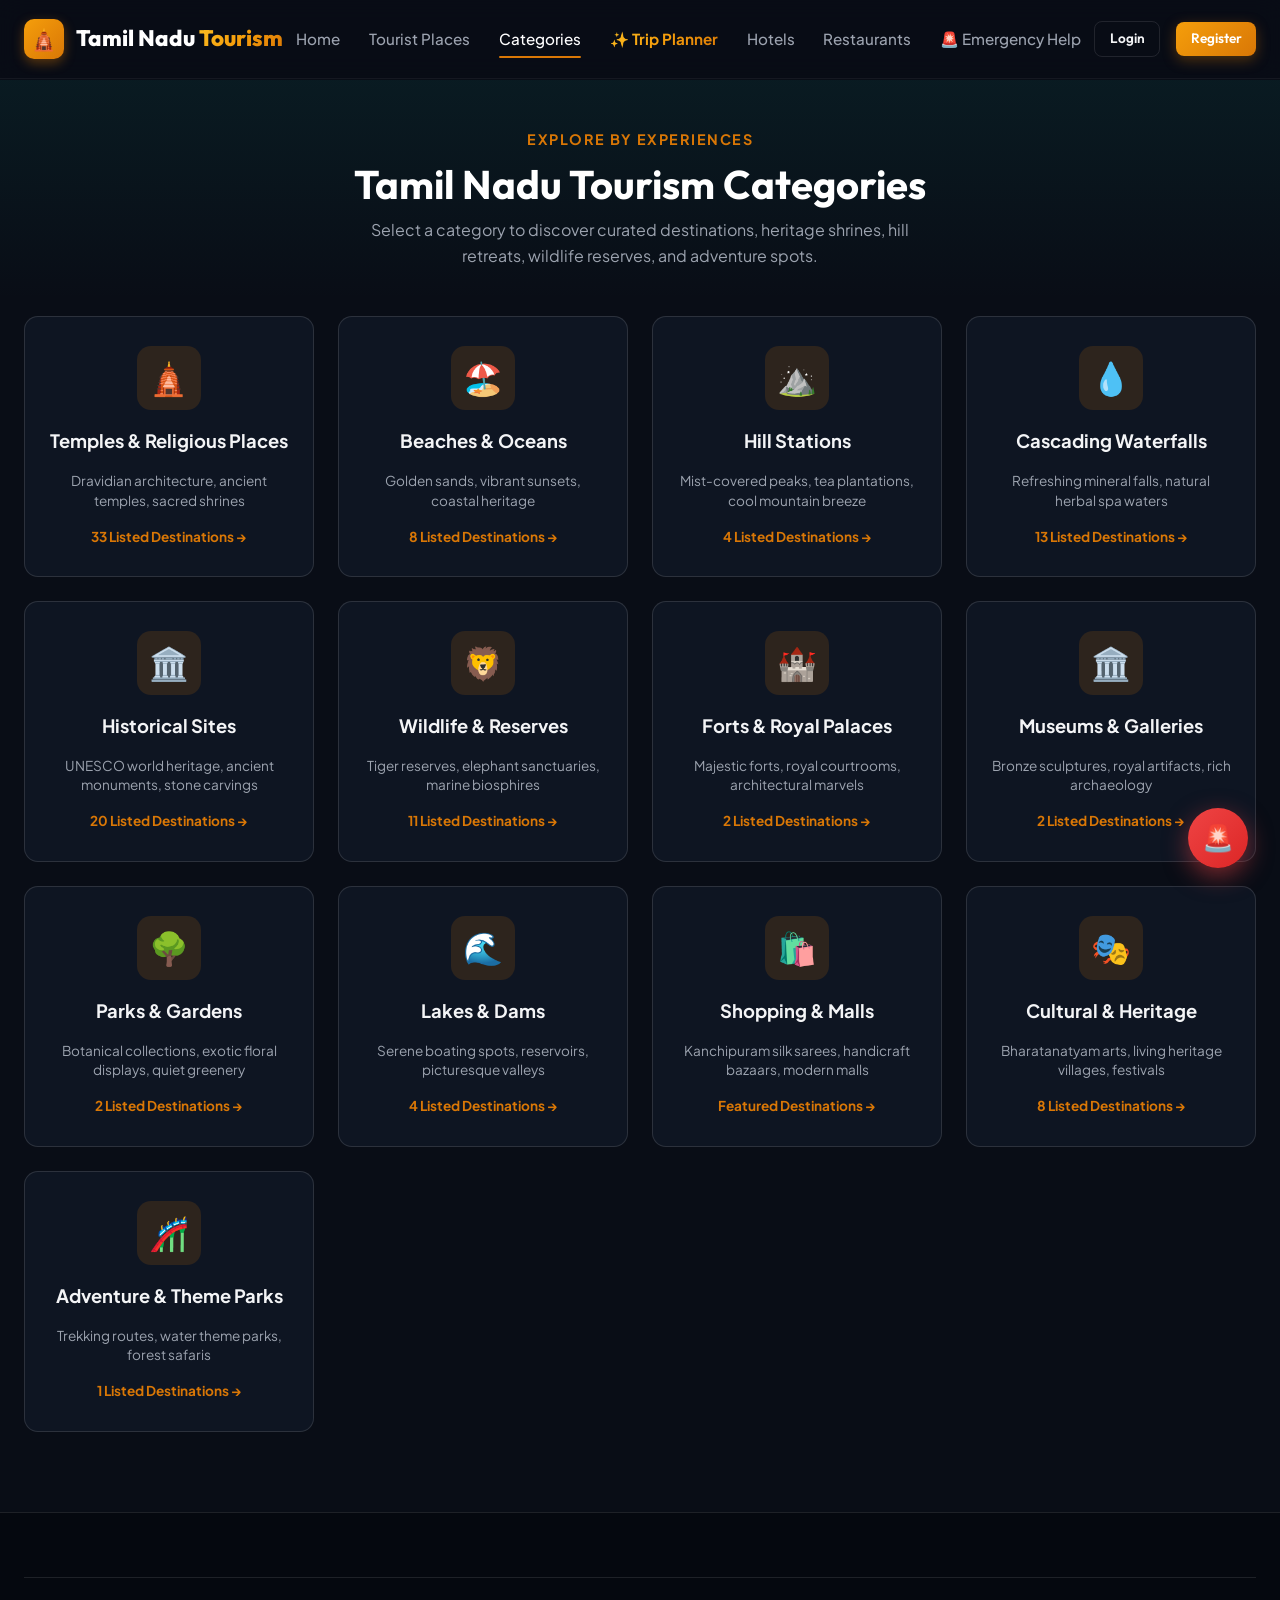
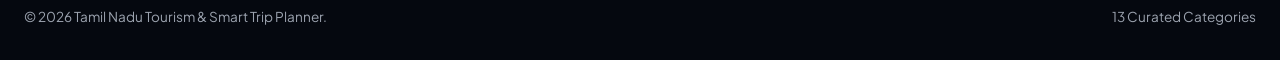
<file: categories.html>
<!DOCTYPE html>
<html lang="en">
<head>
  <meta charset="UTF-8">
  <meta name="viewport" content="width=device-width, initial-scale=1.0">
  <title>Tourism Categories | Tamil Nadu Tourism</title>
  <meta name="description" content="Browse Tamil Nadu tourist attractions by category: Temples, Beaches, Hill Stations, Waterfalls, Historical Forts, Wildlife, Lakes, and Shopping.">
  <link rel="stylesheet" href="css/style.css">
</head>
<body>

  <header class="navbar">
    <div class="container">
      <a href="index.html" class="logo">
        <div class="logo-icon">🛕</div>
        <span>Tamil Nadu <span class="text-gradient">Tourism</span></span>
      </a>

      <nav class="nav-links">
        <a href="index.html" class="nav-link">Home</a>
        <a href="places.html" class="nav-link">Tourist Places</a>
        <a href="categories.html" class="nav-link active">Categories</a>
        <a href="trip-planner.html" class="nav-link text-gradient" style="font-weight:700;">✨ Trip Planner</a>
        <a href="hotels.html" class="nav-link">Hotels</a>
        <a href="restaurants.html" class="nav-link">Restaurants</a>
        <a href="emergency.html" class="nav-link text-teal">🚨 Emergency Help</a>
      </nav>

      <div class="nav-actions" id="nav-actions"></div>
      <button class="mobile-menu-btn">☰</button>
    </div>
  </header>

  <main class="main-content">
    <section style="padding: 3rem 0 2rem; background: linear-gradient(to bottom, rgba(13, 148, 136, 0.1), transparent);">
      <div class="container" style="text-align:center;">
        <div class="section-subtitle">EXPLORE BY EXPERIENCES</div>
        <h1 style="font-size:2.5rem; margin-bottom:0.5rem;">Tamil Nadu Tourism Categories</h1>
        <p style="color:var(--text-muted); max-width:600px; margin:0 auto;">
          Select a category to discover curated destinations, heritage shrines, hill retreats, wildlife reserves, and adventure spots.
        </p>
      </div>
    </section>

    <section class="section" style="padding-top:1rem;">
      <div class="container">
        <div class="categories-grid" id="categories-full-grid">
          <!-- Rendered dynamically -->
        </div>
      </div>
    </section>
  </main>

  <footer class="footer">
    <div class="container">
      <div class="footer-bottom">
        <div>© 2026 Tamil Nadu Tourism & Smart Trip Planner.</div>
        <div>13 Curated Categories</div>
      </div>
    </div>
  </footer>

  <script src="js/data.js"></script>
  <script src="js/app.js"></script>
  <script>
    document.addEventListener('DOMContentLoaded', () => {
      const container = document.getElementById('categories-full-grid');
      if (container && window.TN_DATA) {
        container.innerHTML = window.TN_DATA.categories.map(cat => {
          const count = window.TN_DATA.places.filter(p => p.category === cat.id).length;
          return `
            <div class="category-card" onclick="window.location.href='places.html?category=${cat.id}'">
              <div class="category-icon">${cat.icon}</div>
              <div class="category-name">${cat.name}</div>
              <p style="font-size:0.85rem; color:var(--text-muted); line-height:1.4;">${cat.desc}</p>
              <div class="category-count" style="margin-top:auto; font-weight:700; color:var(--primary);">
                ${count > 0 ? count + ' Listed Destinations' : 'Featured Destinations'} →
              </div>
            </div>
          `;
        }).join('');
      }
    });
  </script>
</body>
</html>
</file>
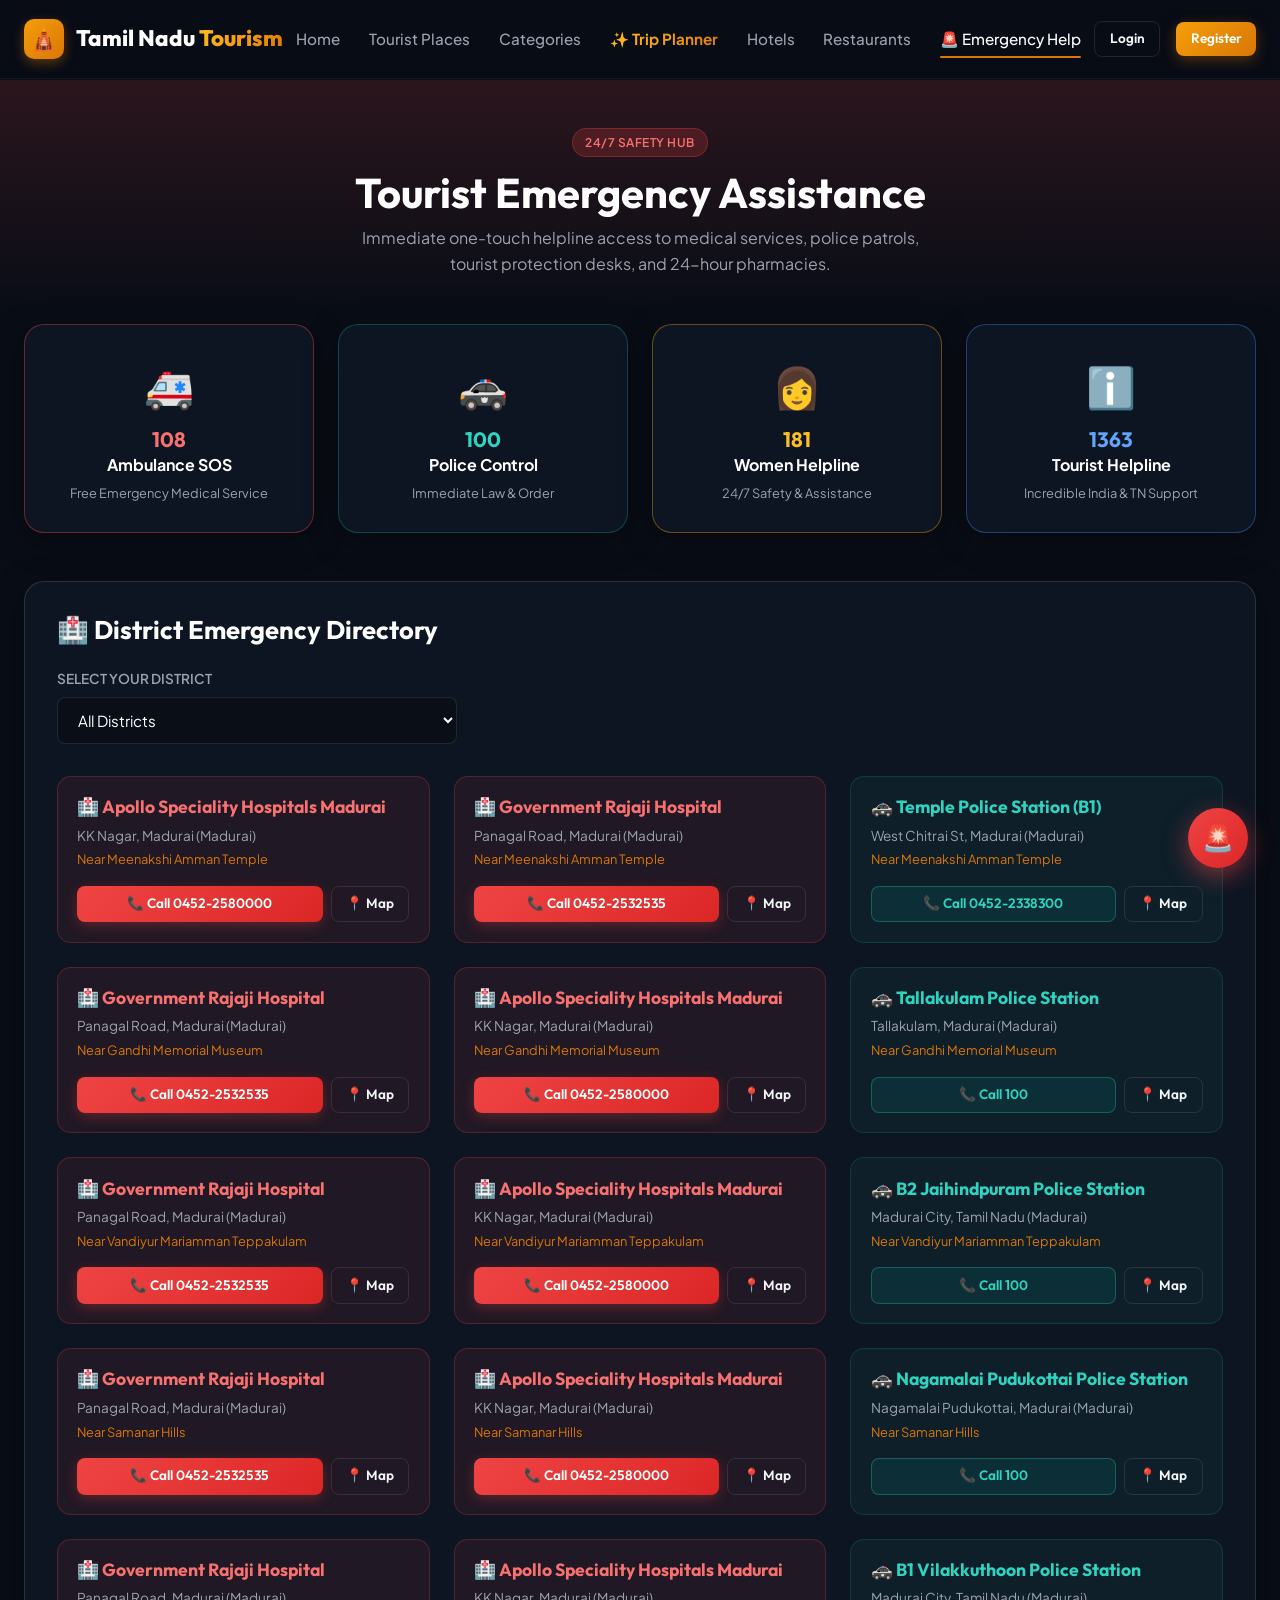
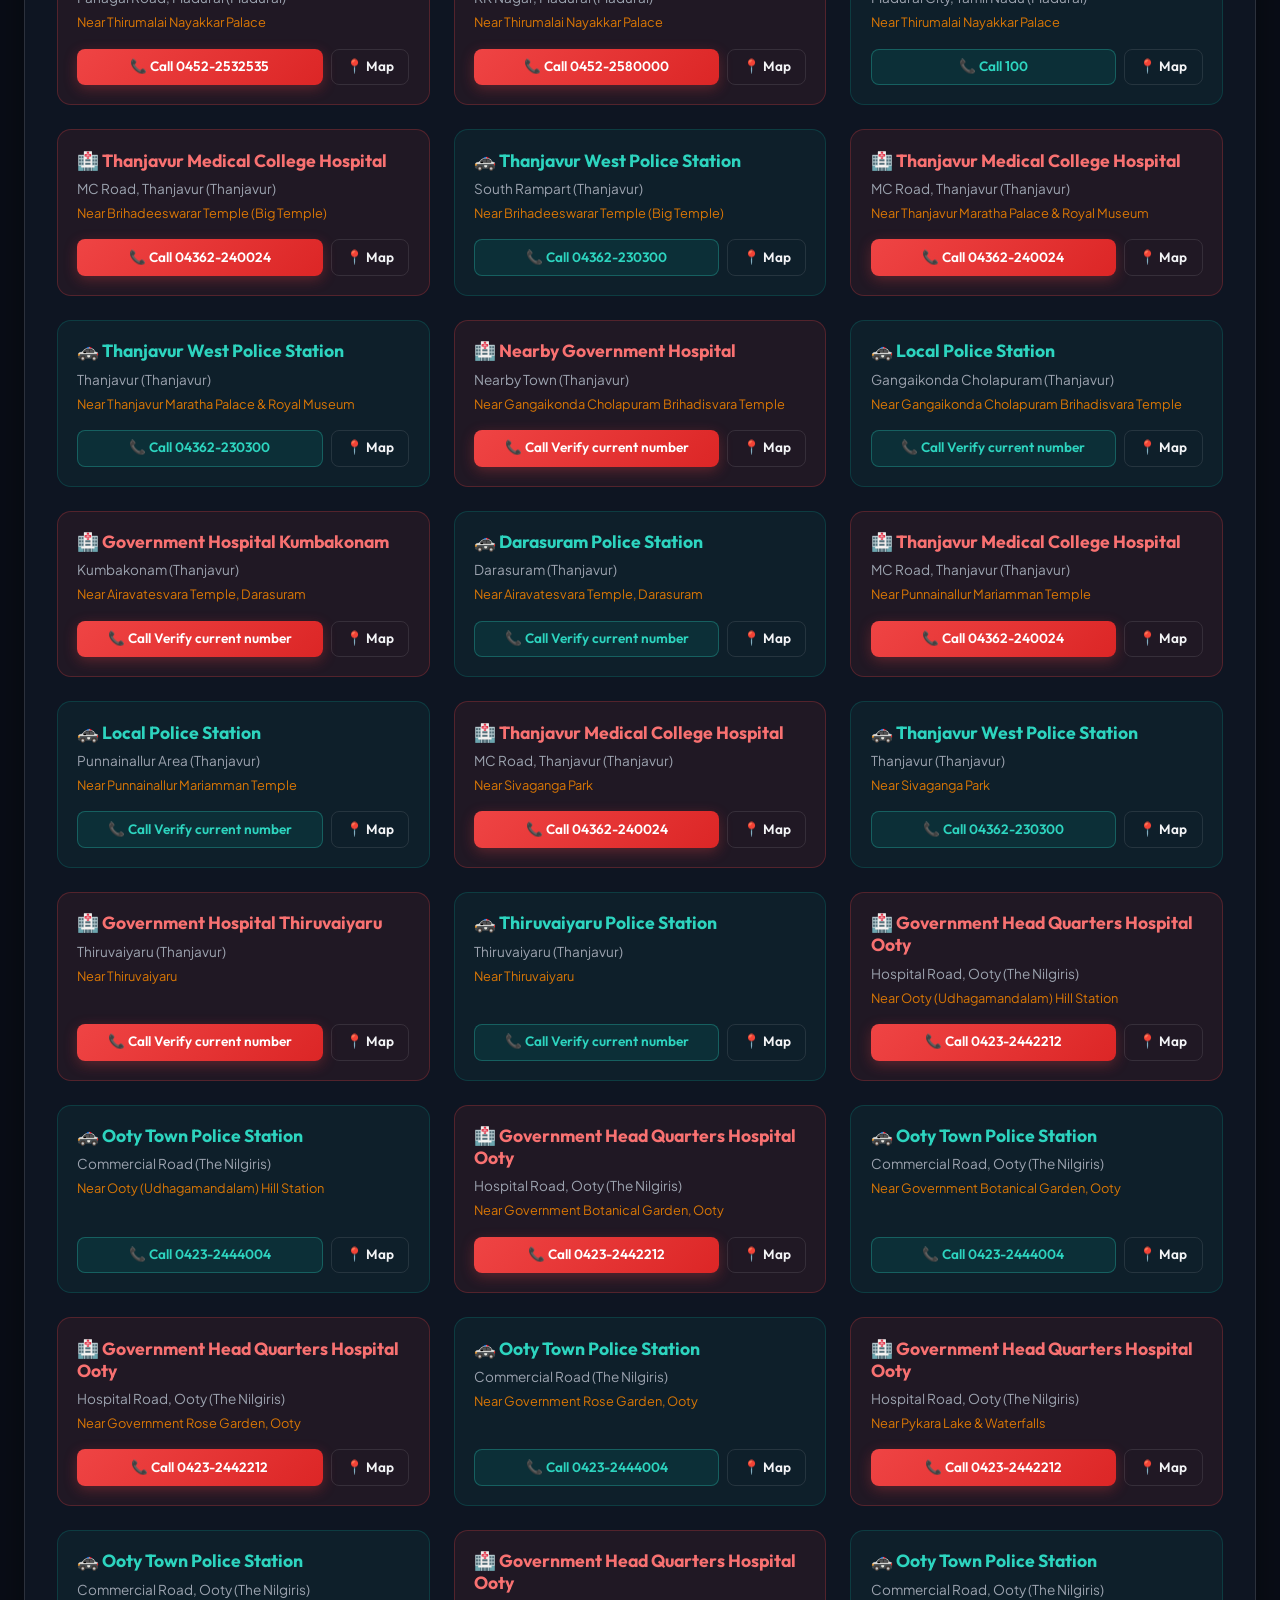
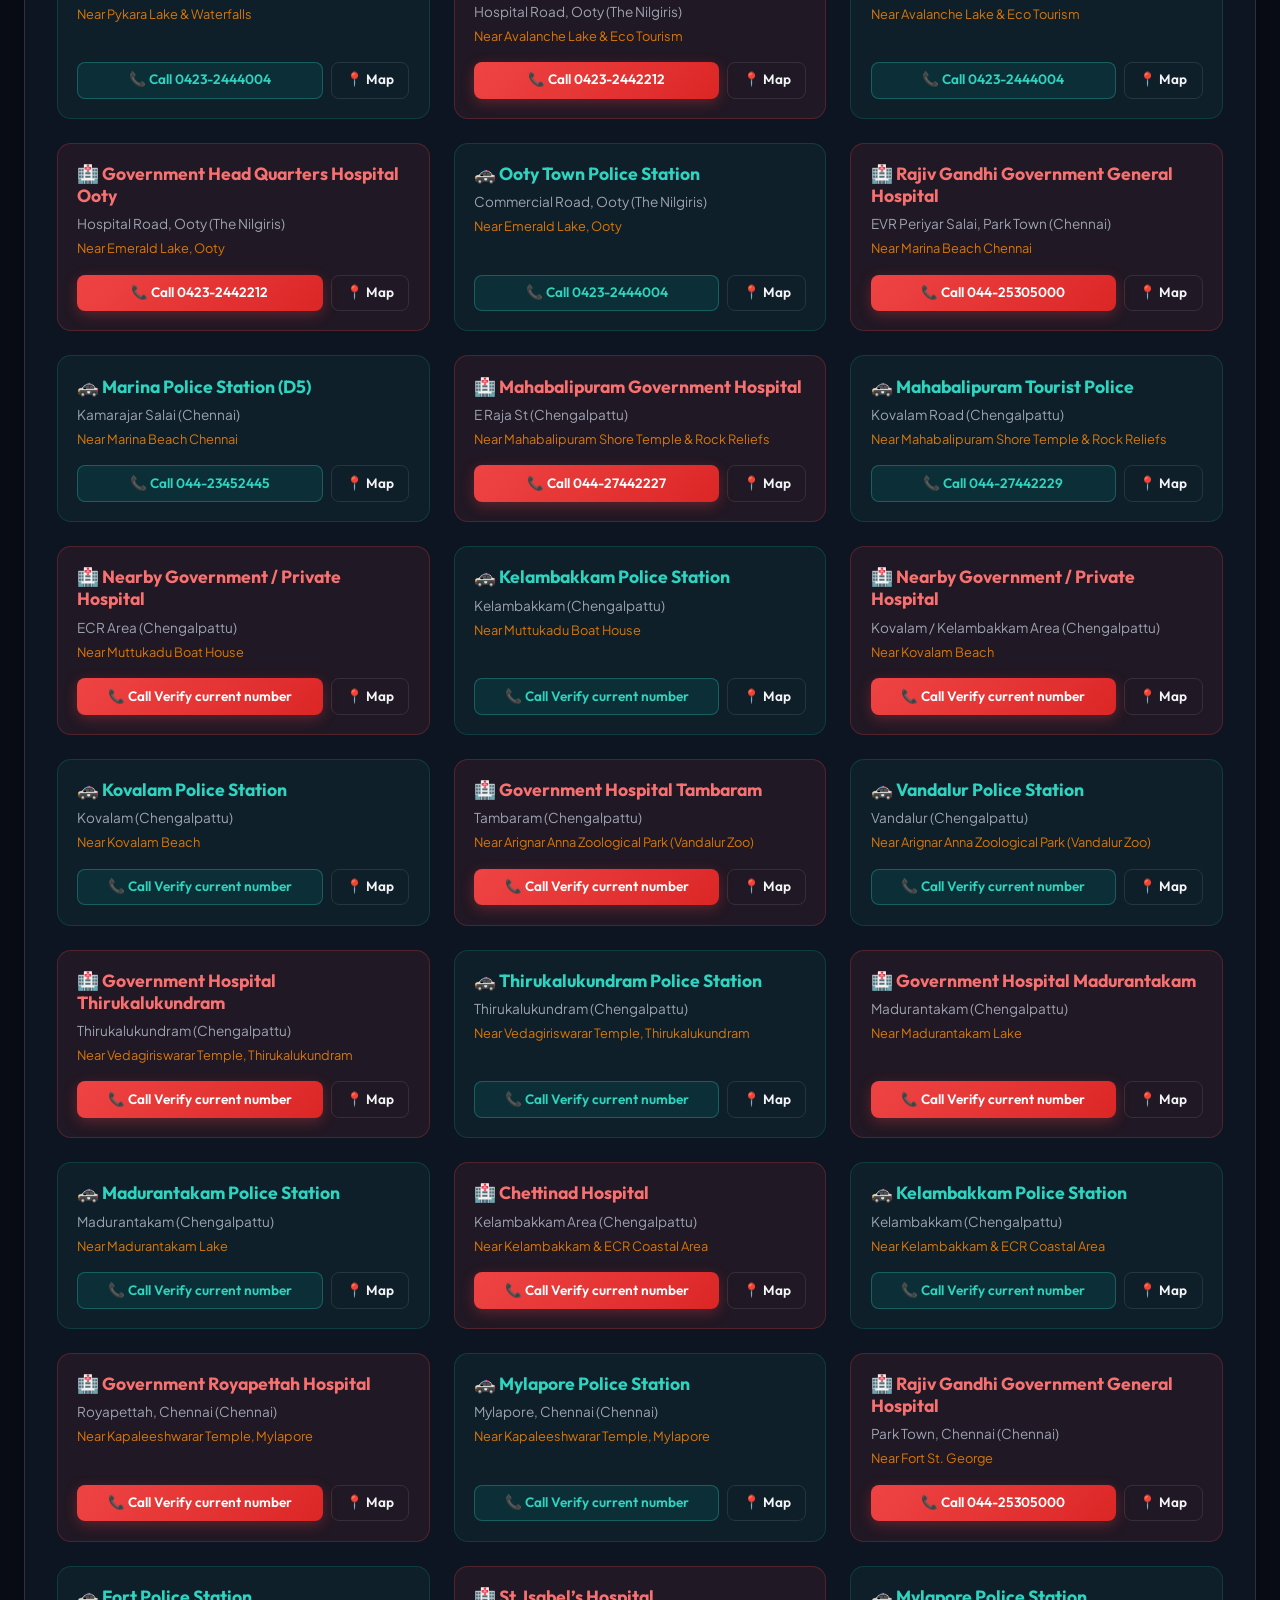
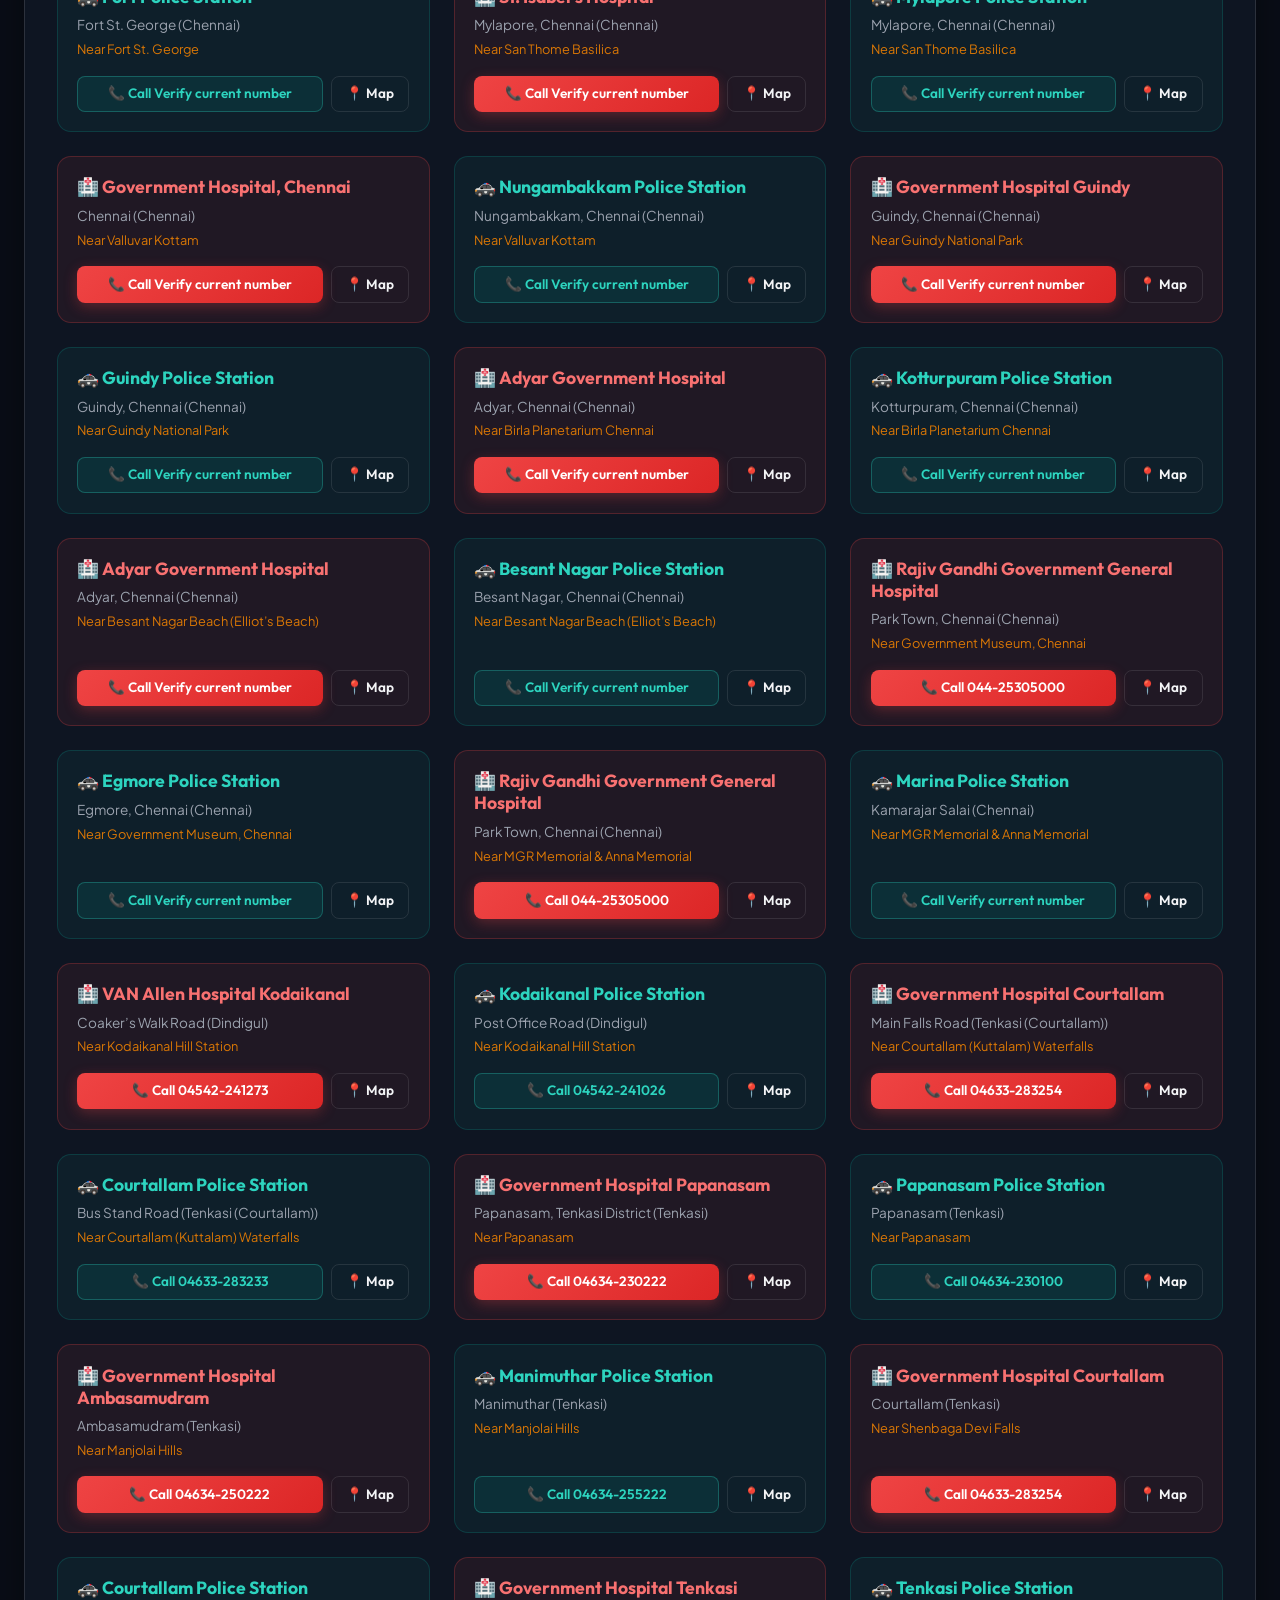
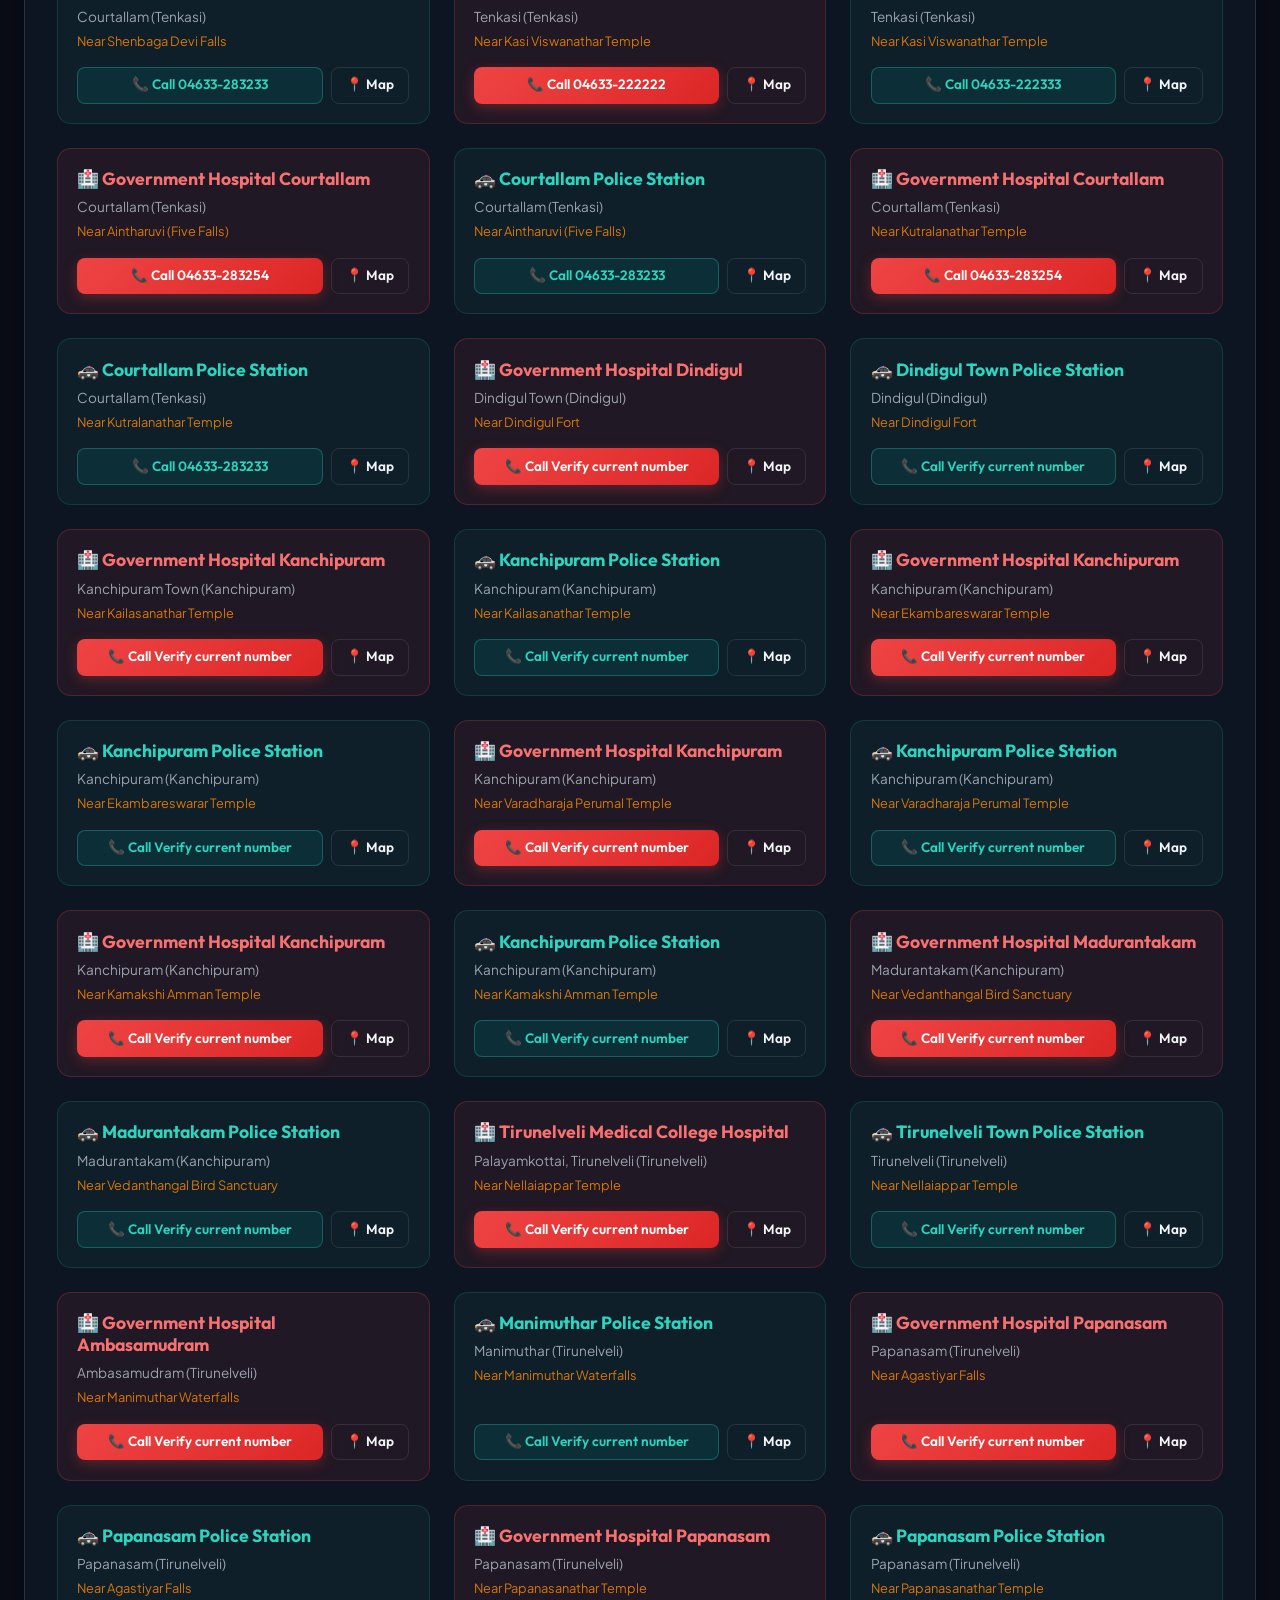
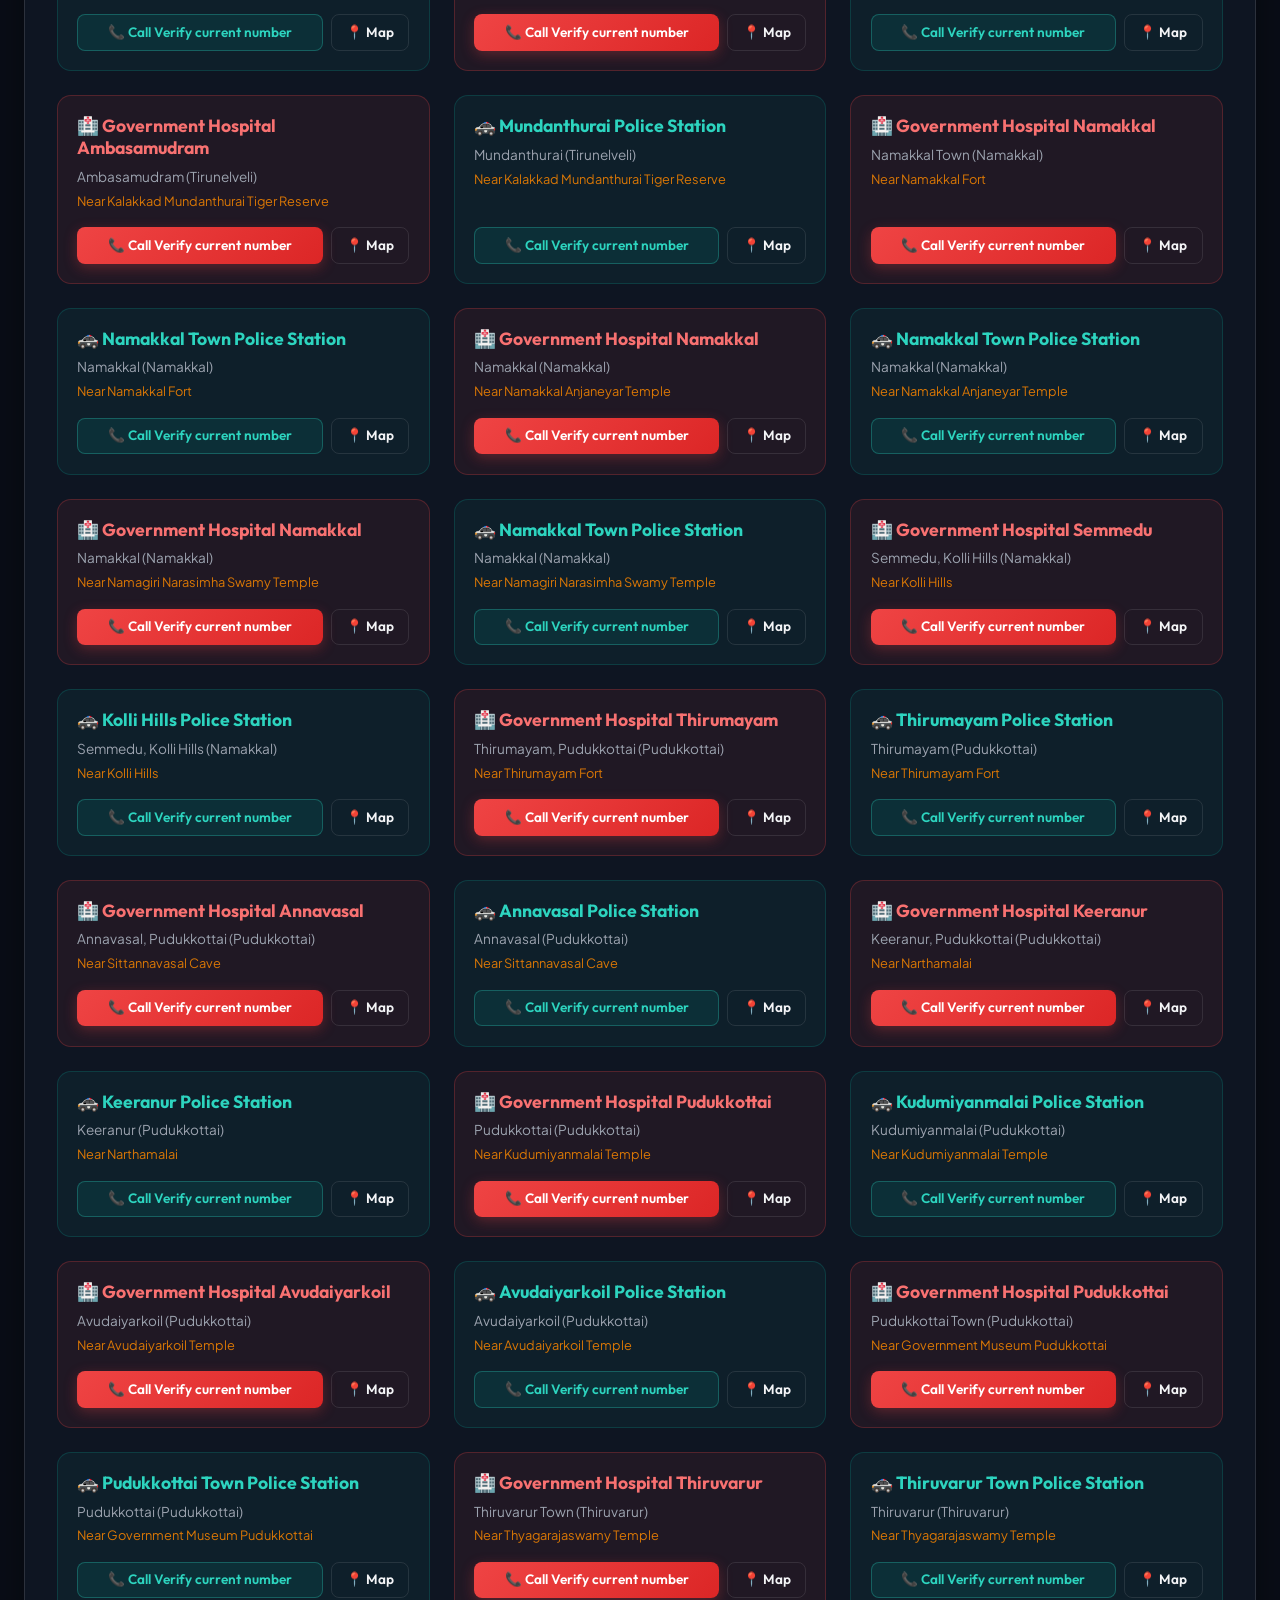
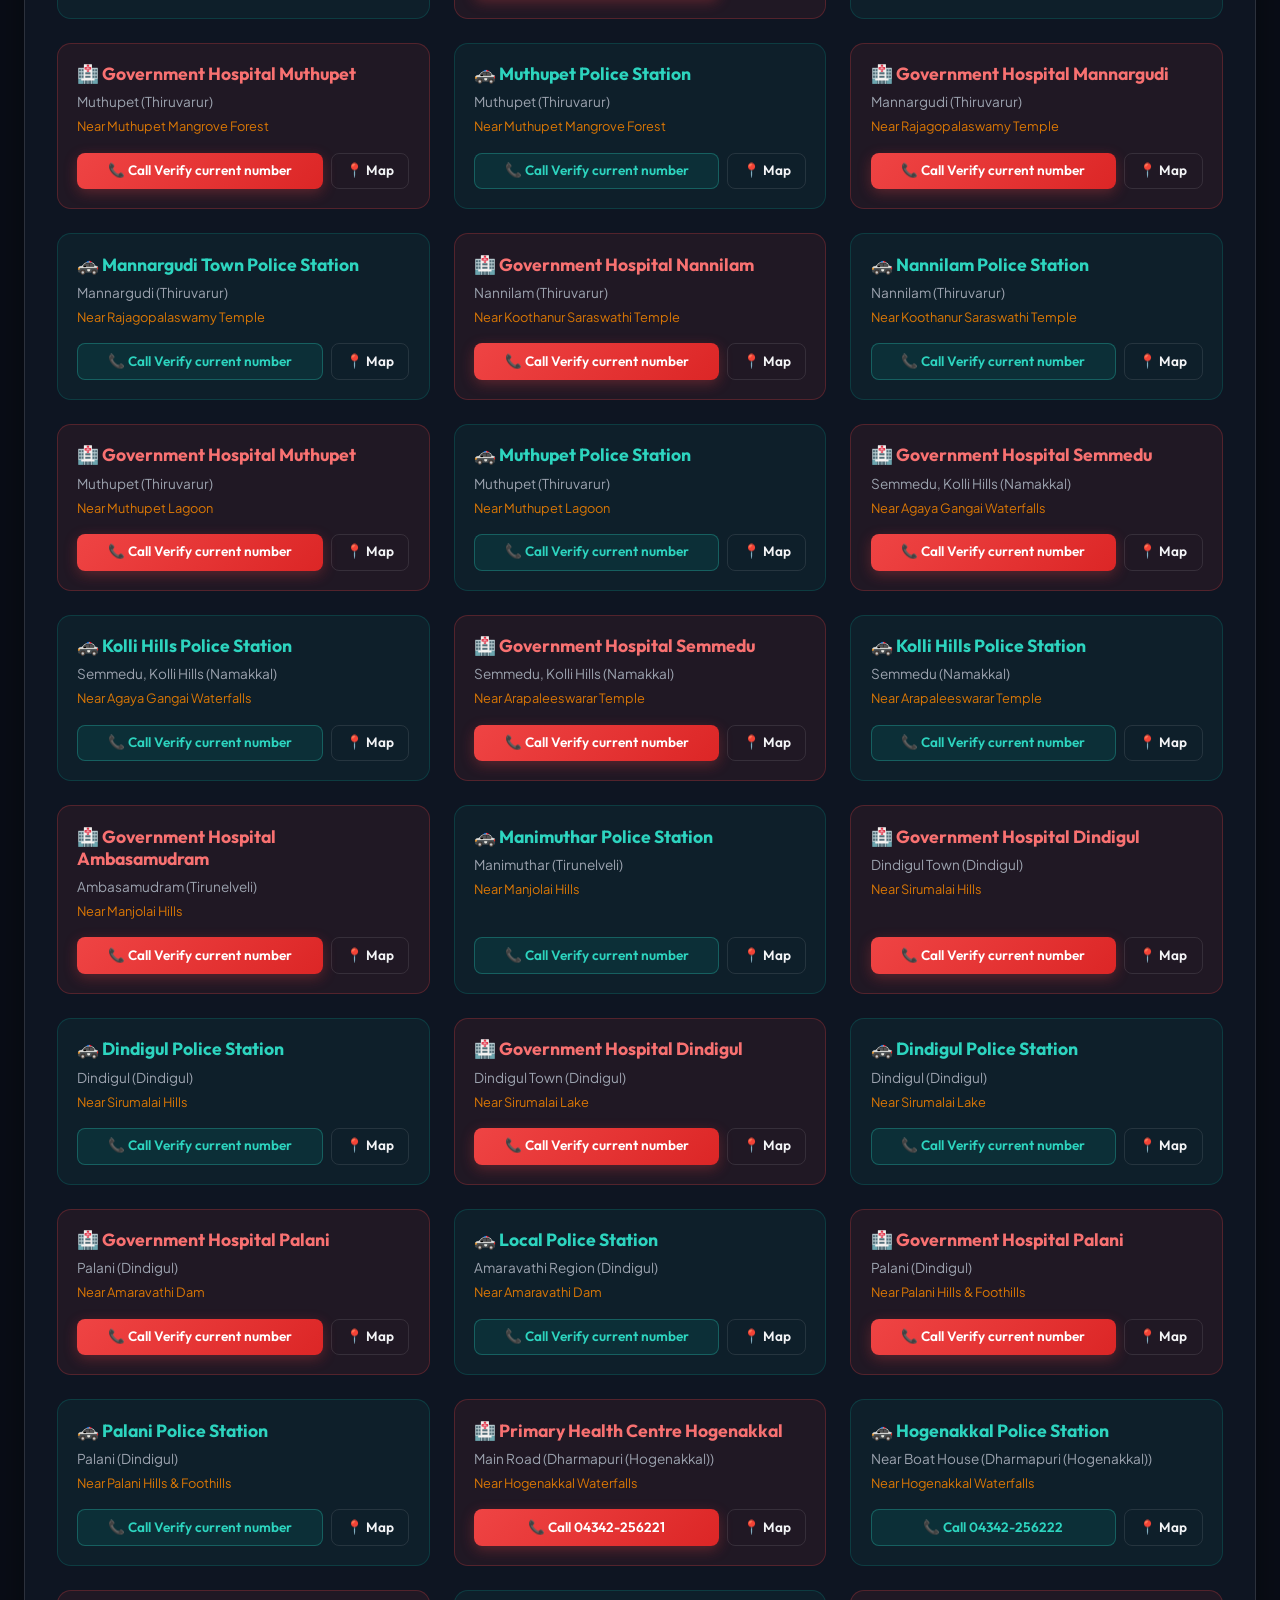
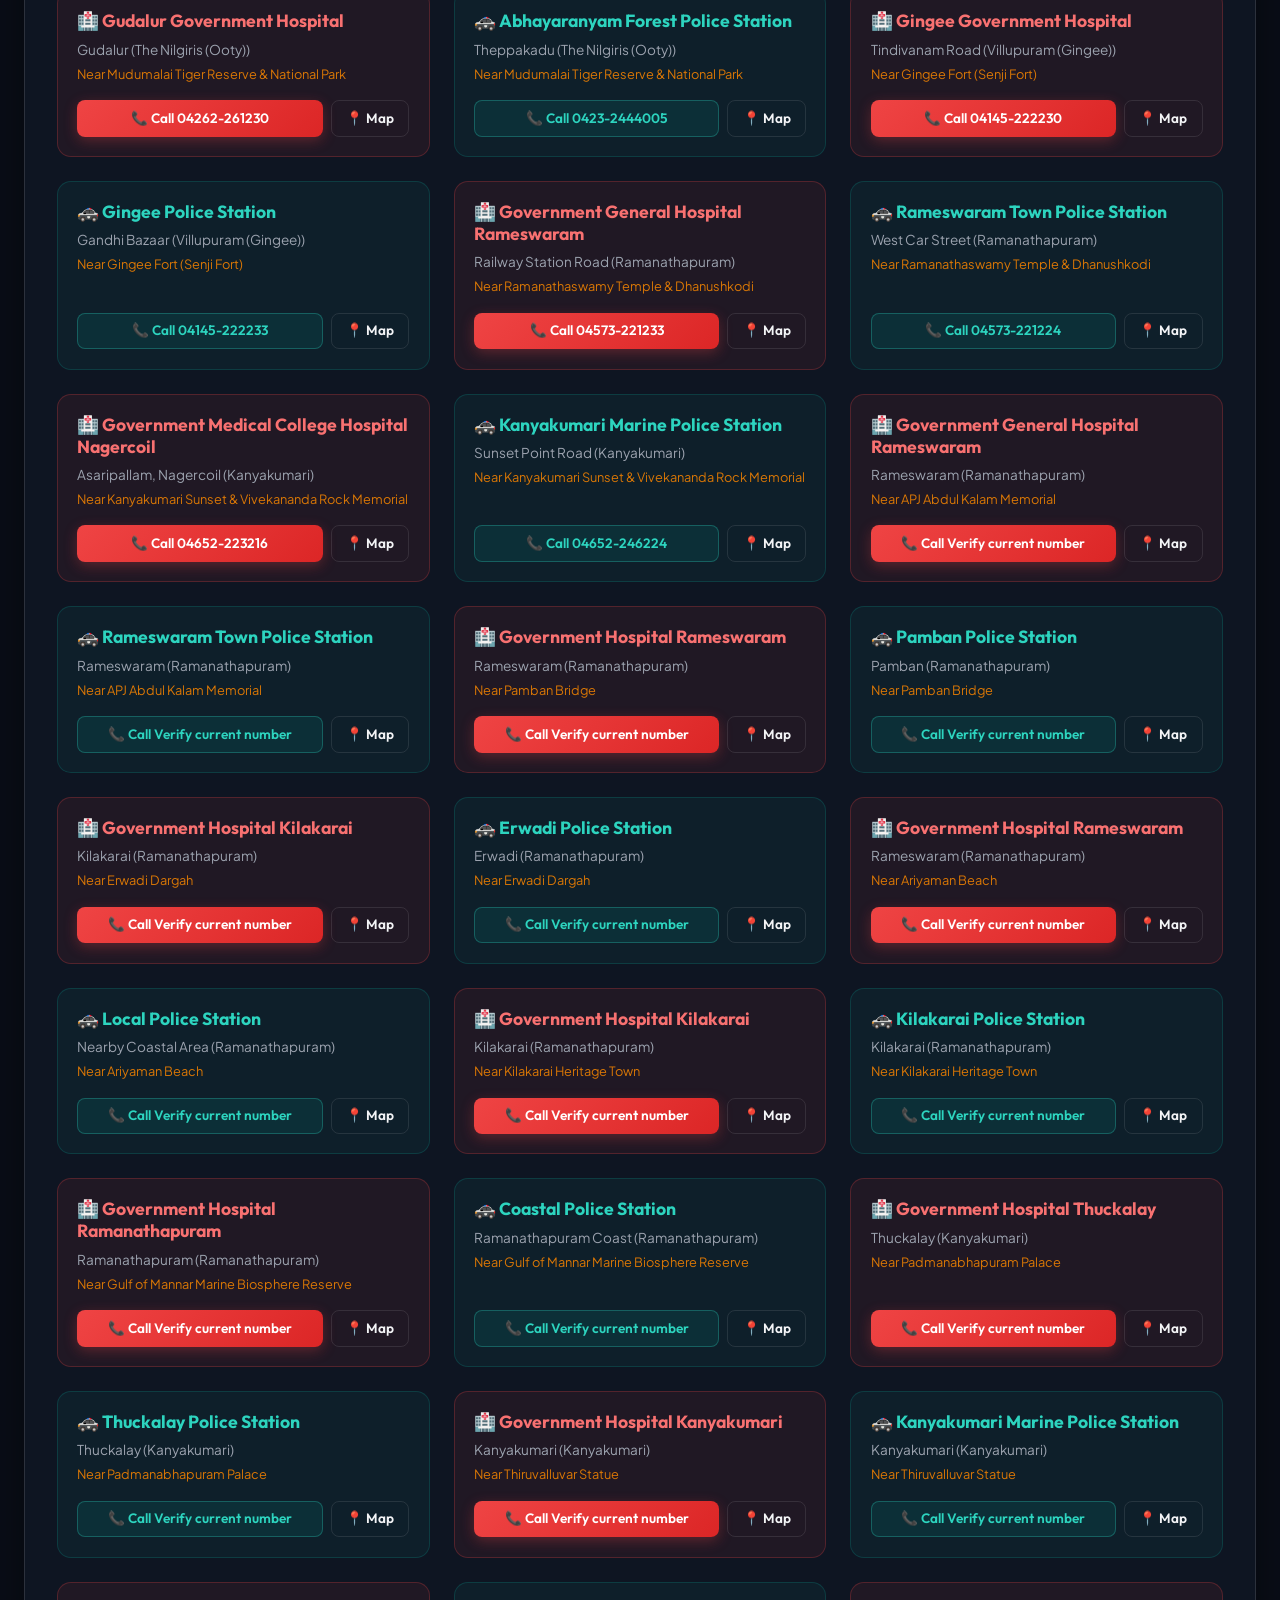
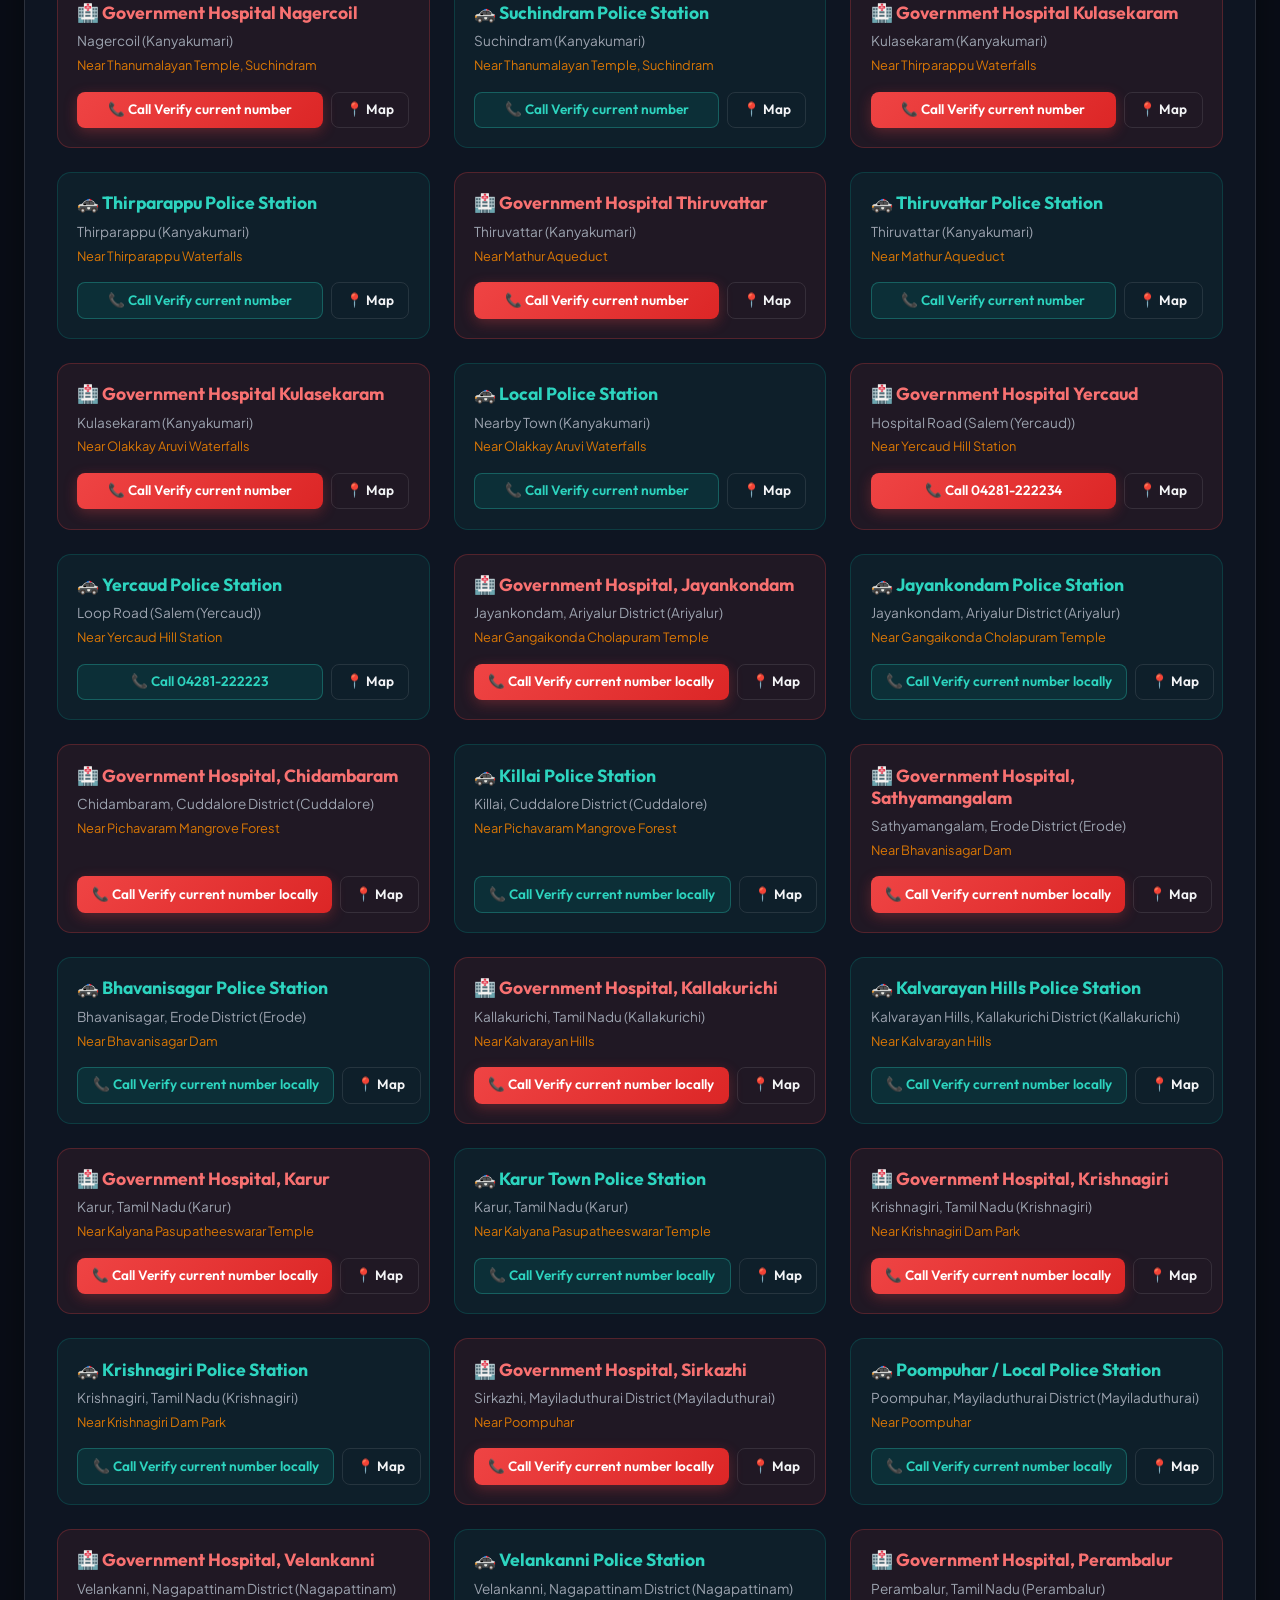
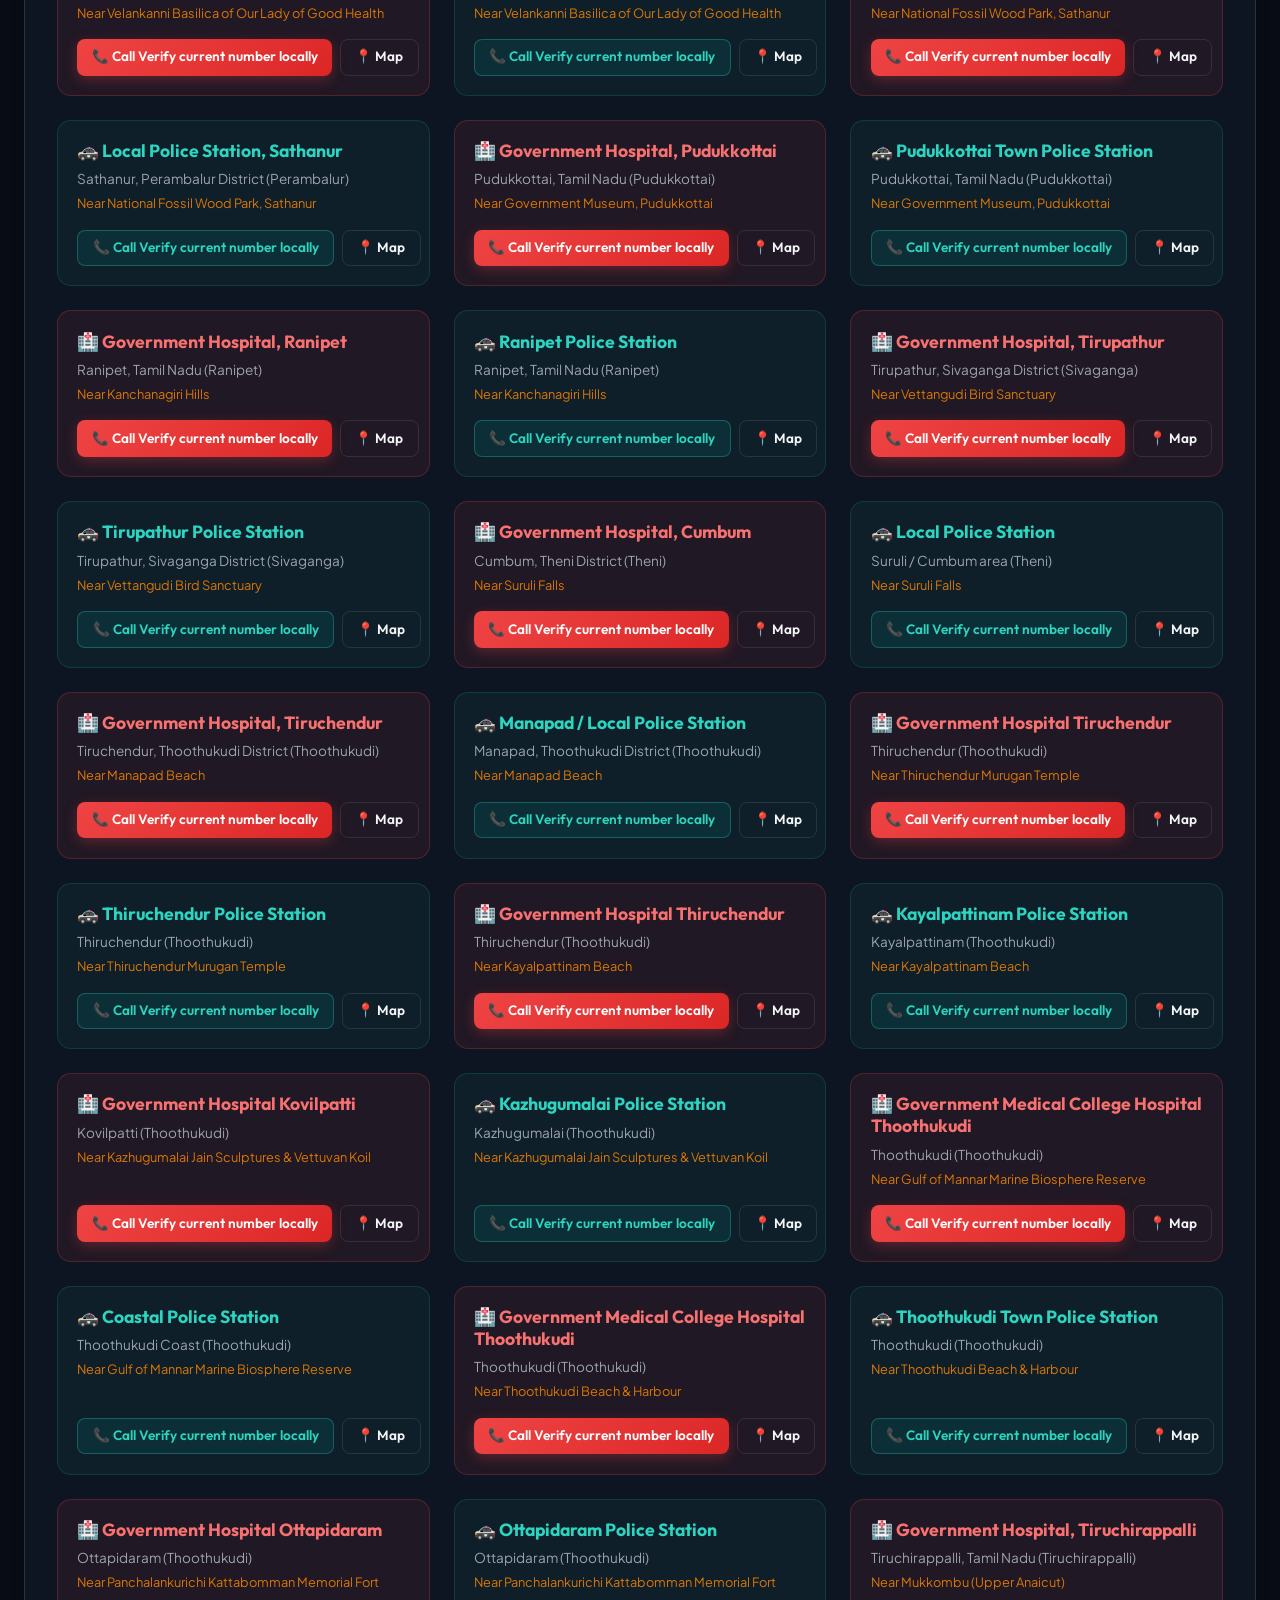
<file: emergency.html>
<!DOCTYPE html>
<html lang="en">
<head>
  <meta charset="UTF-8">
  <meta name="viewport" content="width=device-width, initial-scale=1.0">
  <title>24/7 Tourist Emergency Help | Tamil Nadu Tourism</title>
  <meta name="description" content="Instant 24x7 tourist emergency helpline numbers, hospitals, police stations, and pharmacies across all Tamil Nadu districts.">
  <link rel="stylesheet" href="css/style.css">
</head>
<body>

  <!-- Navigation Bar -->
  <header class="navbar">
    <div class="container">
      <a href="index.html" class="logo">
        <div class="logo-icon">🛕</div>
        <span>Tamil Nadu <span class="text-gradient">Tourism</span></span>
      </a>

      <nav class="nav-links">
        <a href="index.html" class="nav-link">Home</a>
        <a href="places.html" class="nav-link">Tourist Places</a>
        <a href="categories.html" class="nav-link">Categories</a>
        <a href="trip-planner.html" class="nav-link text-gradient" style="font-weight:700;">✨ Trip Planner</a>
        <a href="hotels.html" class="nav-link">Hotels</a>
        <a href="restaurants.html" class="nav-link">Restaurants</a>
        <a href="emergency.html" class="nav-link active text-teal">🚨 Emergency Help</a>
      </nav>

      <div class="nav-actions" id="nav-actions"></div>
      <button class="mobile-menu-btn">☰</button>
    </div>
  </header>

  <main class="main-content">

    <section style="padding: 3rem 0 2rem; background: linear-gradient(to bottom, rgba(239, 68, 68, 0.15), transparent);">
      <div class="container" style="text-align:center;">
        <span class="badge badge-danger" style="margin-bottom:0.6rem;">24/7 SAFETY HUB</span>
        <h1 style="font-size:2.6rem;">Tourist Emergency Assistance</h1>
        <p style="color:var(--text-muted); max-width:600px; margin:0.4rem auto 0;">
          Immediate one-touch helpline access to medical services, police patrols, tourist protection desks, and 24-hour pharmacies.
        </p>
      </div>
    </section>

    <!-- Speed Dial Hotline Cards -->
    <section class="section" style="padding-top:1rem; padding-bottom:2rem;">
      <div class="container">
        
        <div style="display:grid; grid-template-columns:repeat(auto-fit, minmax(220px, 1fr)); gap:1.5rem; margin-bottom:3rem;">
          <a href="tel:108" class="glass-card" style="padding:1.8rem; text-align:center; border-color:rgba(239,68,68,0.4);">
            <span style="font-size:2.5rem; display:block; margin-bottom:0.5rem;">🚑</span>
            <h3 style="color:#f87171; font-size:1.3rem;">108</h3>
            <p style="font-weight:700; color:#fff;">Ambulance SOS</p>
            <p style="font-size:0.8rem; color:var(--text-muted); margin-top:0.3rem;">Free Emergency Medical Service</p>
          </a>

          <a href="tel:100" class="glass-card" style="padding:1.8rem; text-align:center; border-color:rgba(13,148,136,0.4);">
            <span style="font-size:2.5rem; display:block; margin-bottom:0.5rem;">🚓</span>
            <h3 style="color:#2dd4bf; font-size:1.3rem;">100</h3>
            <p style="font-weight:700; color:#fff;">Police Control</p>
            <p style="font-size:0.8rem; color:var(--text-muted); margin-top:0.3rem;">Immediate Law & Order</p>
          </a>

          <a href="tel:181" class="glass-card" style="padding:1.8rem; text-align:center; border-color:rgba(245,158,11,0.4);">
            <span style="font-size:2.5rem; display:block; margin-bottom:0.5rem;">👩</span>
            <h3 style="color:#fbbf24; font-size:1.3rem;">181</h3>
            <p style="font-weight:700; color:#fff;">Women Helpline</p>
            <p style="font-size:0.8rem; color:var(--text-muted); margin-top:0.3rem;">24/7 Safety & Assistance</p>
          </a>

          <a href="tel:1363" class="glass-card" style="padding:1.8rem; text-align:center; border-color:rgba(59,130,246,0.4);">
            <span style="font-size:2.5rem; display:block; margin-bottom:0.5rem;">ℹ️</span>
            <h3 style="color:#60a5fa; font-size:1.3rem;">1363</h3>
            <p style="font-weight:700; color:#fff;">Tourist Helpline</p>
            <p style="font-size:0.8rem; color:var(--text-muted); margin-top:0.3rem;">Incredible India & TN Support</p>
          </a>
        </div>

        <!-- District Emergency Locator -->
        <div class="glass-card" style="padding:2rem;">
          <h2 style="font-size:1.6rem; margin-bottom:1.2rem; display:flex; align-items:center; gap:0.5rem;">
            🏥 District Emergency Directory
          </h2>

          <div style="max-width:400px; margin-bottom:2rem;">
            <label for="emerg-district-select" style="font-size:0.85rem; color:var(--text-muted); font-weight:600;">SELECT YOUR DISTRICT</label>
            <select id="emerg-district-select" class="form-select" style="margin-top:0.4rem;" onchange="renderDistrictEmergency(this.value)">
              <option value="">-- Select District --</option>
              <!-- Populated by script -->
            </select>
          </div>

          <div id="emerg-district-results" class="emergency-card-grid">
            <p style="color:var(--text-muted); grid-column:1/-1;">Select a district above to view hospital, police station, and pharmacy details.</p>
          </div>
        </div>

      </div>
    </section>

  </main>

  <footer class="footer">
    <div class="container">
      <div class="footer-bottom">
        <div>© 2026 Tamil Nadu Tourism & Smart Trip Planner.</div>
        <div>24/7 Emergency Response Infrastructure</div>
      </div>
    </div>
  </footer>

  <script src="js/data.js"></script>
  <script src="js/app.js"></script>
  <script>
    document.addEventListener('DOMContentLoaded', () => {
      const select = document.getElementById('emerg-district-select');
      if (select && window.TN_DATA) {
        select.innerHTML = `<option value="">All Districts</option>` + 
          window.TN_DATA.districts.map(d => `<option value="${d}">${d}</option>`).join('');
      }
      renderDistrictEmergency('');
    });

    function renderDistrictEmergency(district) {
      const container = document.getElementById('emerg-district-results');
      if (!container || !window.TN_DATA) return;

      const items = [];
      window.TN_DATA.places.forEach(place => {
        if (!district || place.district === district) {
          if (place.emergency) {
            if (place.emergency.hospitals) {
              place.emergency.hospitals.forEach(h => items.push({ type: 'hospital', district: place.district, placeName: place.name, ...h }));
            }
            if (place.emergency.police) {
              place.emergency.police.forEach(p => items.push({ type: 'police', district: place.district, placeName: place.name, ...p }));
            }
          }
        }
      });

      if (items.length === 0) {
        container.innerHTML = '<p style="color:var(--text-muted); grid-column:1/-1;">No specific emergency records listed for selected district.</p>';
        return;
      }

      container.innerHTML = items.map(item => {
        const isHosp = item.type === 'hospital';
        return `
          <div class="emergency-item" style="${!isHosp ? 'background:rgba(13,148,136,0.08); border-color:rgba(13,148,136,0.25);' : ''}">
            <div>
              <h4 style="color:${isHosp ? '#f87171' : '#2dd4bf'};">
                ${isHosp ? '🏥' : '🚓'} ${item.name}
              </h4>
              <p style="font-size:0.85rem; color:var(--text-muted);">${item.address} (${item.district})</p>
              <div style="font-size:0.8rem; color:var(--primary); margin-top:0.2rem;">Near ${item.placeName}</div>
            </div>
            <div style="display:flex; gap:0.5rem; margin-top:1rem;">
              <a href="tel:${item.phone}" class="btn ${isHosp ? 'btn-danger' : 'btn-secondary'} btn-sm" style="flex:1;">
                📞 Call ${item.phone}
              </a>
              <a href="https://www.google.com/maps/search/?api=1&query=${encodeURIComponent(item.name + ' ' + item.address)}" target="_blank" class="btn btn-outline btn-sm">
                📍 Map
              </a>
            </div>
          </div>
        `;
      }).join('');
    }
  </script>
</body>
</html>
</file>
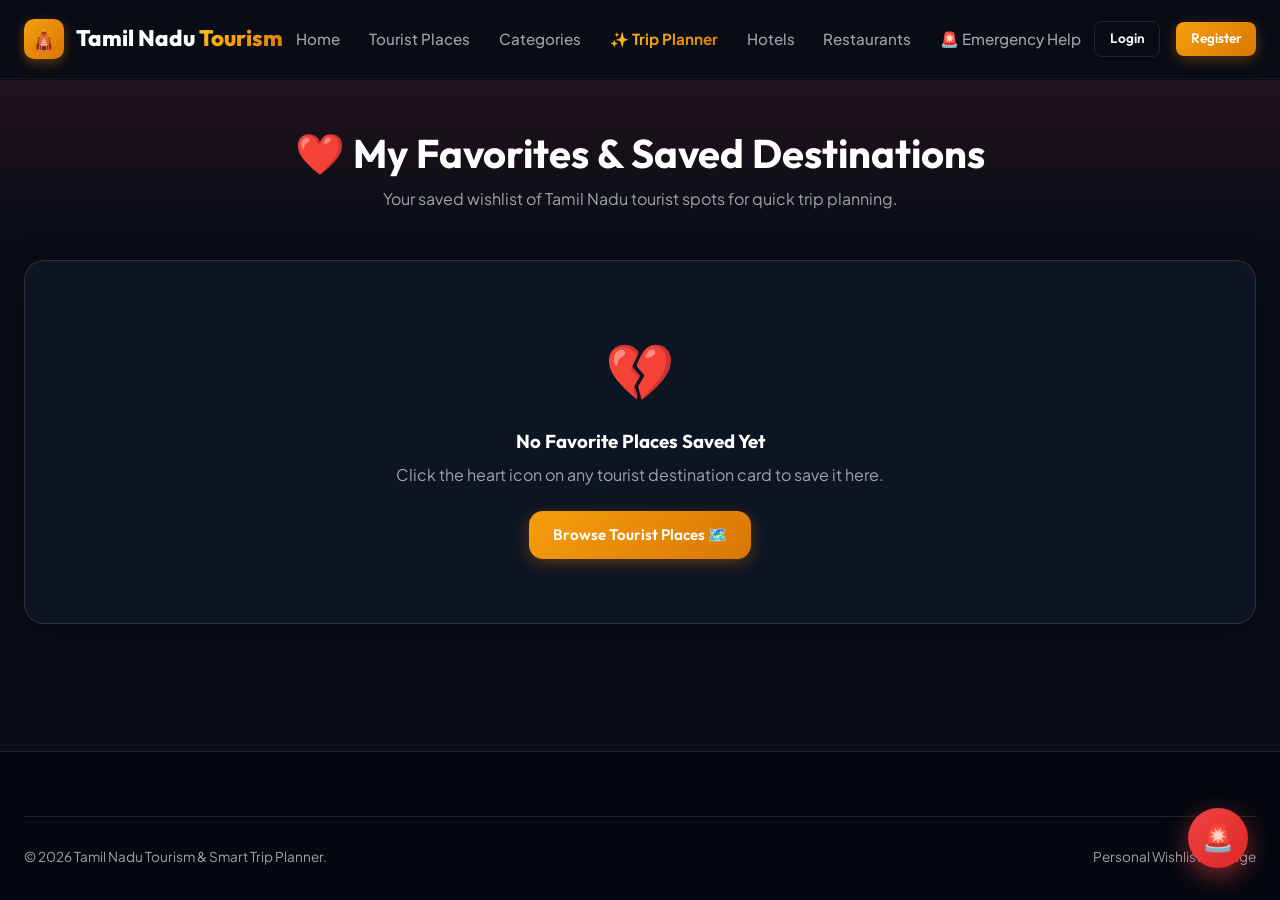
<file: favorites.html>
<!DOCTYPE html>
<html lang="en">
<head>
  <meta charset="UTF-8">
  <meta name="viewport" content="width=device-width, initial-scale=1.0">
  <title>My Saved Wishlist | Tamil Nadu Tourism</title>
  <link rel="stylesheet" href="css/style.css">
</head>
<body>

  <header class="navbar">
    <div class="container">
      <a href="index.html" class="logo">
        <div class="logo-icon">🛕</div>
        <span>Tamil Nadu <span class="text-gradient">Tourism</span></span>
      </a>

      <nav class="nav-links">
        <a href="index.html" class="nav-link">Home</a>
        <a href="places.html" class="nav-link">Tourist Places</a>
        <a href="categories.html" class="nav-link">Categories</a>
        <a href="trip-planner.html" class="nav-link text-gradient" style="font-weight:700;">✨ Trip Planner</a>
        <a href="hotels.html" class="nav-link">Hotels</a>
        <a href="restaurants.html" class="nav-link">Restaurants</a>
        <a href="emergency.html" class="nav-link text-teal">🚨 Emergency Help</a>
      </nav>

      <div class="nav-actions" id="nav-actions"></div>
      <button class="mobile-menu-btn">☰</button>
    </div>
  </header>

  <main class="main-content">
    <section style="padding: 3rem 0 2rem; background: linear-gradient(to bottom, rgba(239, 68, 68, 0.1), transparent);">
      <div class="container" style="text-align:center;">
        <h1 style="font-size:2.5rem; margin-bottom:0.5rem;">❤️ My Favorites & Saved Destinations</h1>
        <p style="color:var(--text-muted); max-width:600px; margin:0 auto;">
          Your saved wishlist of Tamil Nadu tourist spots for quick trip planning.
        </p>
      </div>
    </section>

    <section class="section" style="padding-top:1rem;">
      <div class="container">
        <div class="places-grid" id="favorites-grid-container">
          <!-- Rendered dynamically -->
        </div>
      </div>
    </section>
  </main>

  <footer class="footer">
    <div class="container">
      <div class="footer-bottom">
        <div>© 2026 Tamil Nadu Tourism & Smart Trip Planner.</div>
        <div>Personal Wishlist Storage</div>
      </div>
    </div>
  </footer>

  <script src="js/data.js"></script>
  <script src="js/app.js"></script>
  <script>
    document.addEventListener('DOMContentLoaded', () => {
      renderFavoritesPage();
      window.addEventListener('favoritesUpdated', renderFavoritesPage);
    });

    function renderFavoritesPage() {
      const container = document.getElementById('favorites-grid-container');
      if (!container || !window.TN_DATA) return;

      const favIds = getFavorites();
      const favPlaces = window.TN_DATA.places.filter(p => favIds.includes(p.id));

      if (favPlaces.length === 0) {
        container.innerHTML = `
          <div style="grid-column: 1 / -1; text-align:center; padding:4rem 1rem;" class="glass-card">
            <span style="font-size:3.5rem; display:block; margin-bottom:1rem;">💔</span>
            <h3>No Favorite Places Saved Yet</h3>
            <p style="color:var(--text-muted); margin:0.5rem 0 1.5rem;">Click the heart icon on any tourist destination card to save it here.</p>
            <a href="places.html" class="btn btn-primary">Browse Tourist Places 🗺️</a>
          </div>
        `;
        return;
      }

      container.innerHTML = favPlaces.map(place => `
        <div class="place-card">
          <div class="place-img-wrap">
            <img src="${place.image}" alt="${place.name}">
            <button class="place-fav-btn fav-btn-${place.id} active" 
                    onclick="toggleFavorite('${place.id}', event)">
              ❤️
            </button>
            <div class="place-rating-badge">★ ${place.rating}</div>
          </div>
          <div class="place-content">
            <div class="place-meta">
              <span class="badge badge-secondary">${place.district}</span>
              <span class="badge badge-primary">${place.categoryName.split(' ')[0]}</span>
            </div>
            <h3 class="place-title">${place.name}</h3>
            <p class="place-desc">${place.shortDesc}</p>
            <div class="place-footer">
              <div style="font-size:0.85rem; color:var(--text-muted);">⏱️ ${place.openTime}</div>
              <a href="place-details.html?id=${place.id}" class="btn btn-primary btn-sm">View Details →</a>
            </div>
          </div>
        </div>
      `).join('');
    }
  </script>
</body>
</html>
</file>
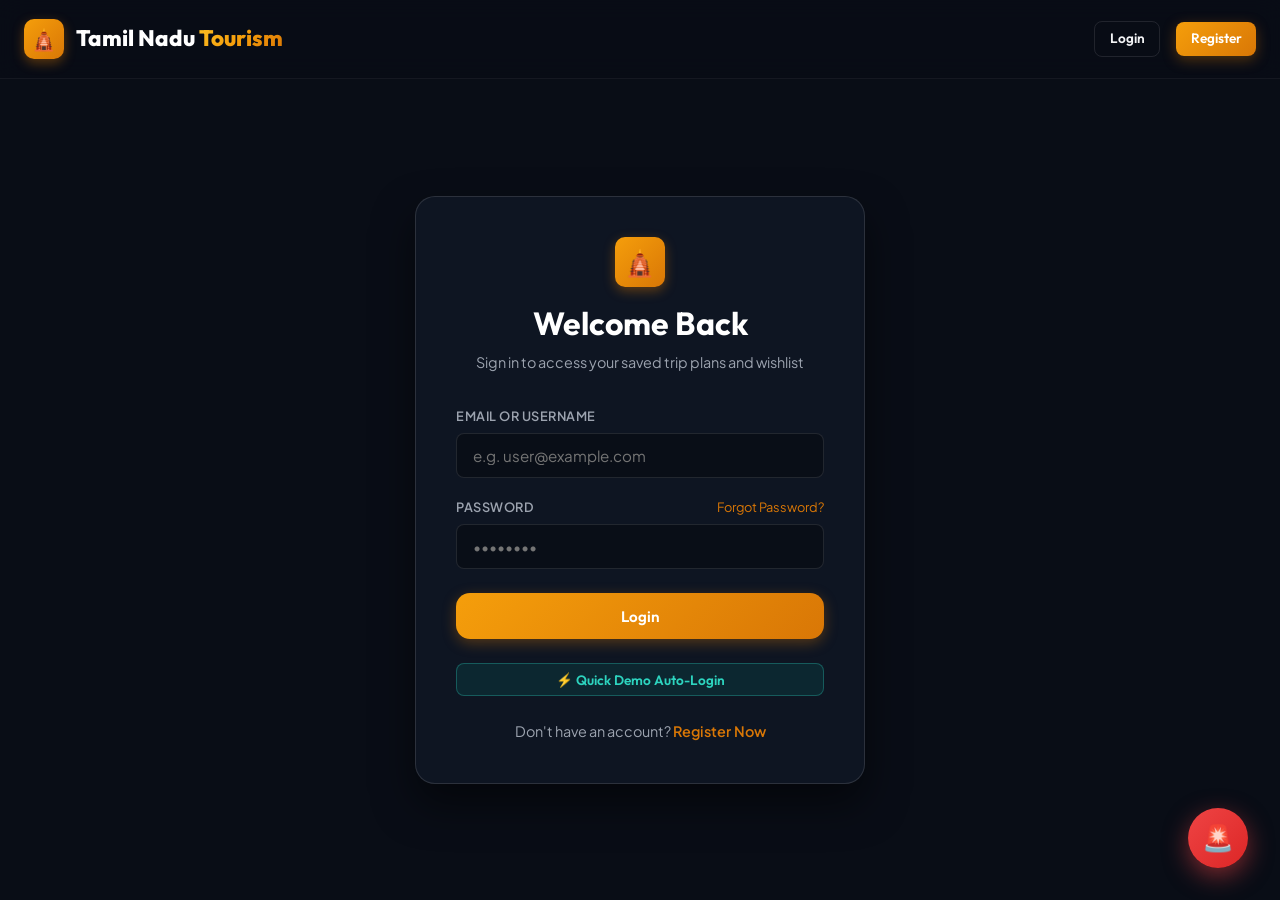
<file: login.html>
<!DOCTYPE html>
<html lang="en">
<head>
  <meta charset="UTF-8">
  <meta name="viewport" content="width=device-width, initial-scale=1.0">
  <title>Login | Tamil Nadu Tourism</title>
  <link rel="stylesheet" href="css/style.css">
</head>
<body>

  <header class="navbar">
    <div class="container">
      <a href="index.html" class="logo">
        <div class="logo-icon">🛕</div>
        <span>Tamil Nadu <span class="text-gradient">Tourism</span></span>
      </a>
      <div class="nav-actions" id="nav-actions"></div>
    </div>
  </header>

  <main class="main-content auth-page-wrap">
    <div class="auth-card">
      <div class="auth-header">
        <div class="logo-icon" style="margin: 0 auto 1rem; width:50px; height:50px; font-size:1.6rem;">🛕</div>
        <h2>Welcome Back</h2>
        <p style="color:var(--text-muted); font-size:0.9rem;">Sign in to access your saved trip plans and wishlist</p>
      </div>

      <form id="login-form" onsubmit="handleLoginSubmit(event)">
        <div class="form-group" style="margin-bottom:1.2rem;">
          <label for="login-email">Email or Username</label>
          <input type="text" id="login-email" class="form-input" placeholder="e.g. user@example.com" required>
        </div>

        <div class="form-group" style="margin-bottom:1.5rem;">
          <div style="display:flex; justify-content:space-between; align-items:center;">
            <label for="login-password">Password</label>
            <a href="#" onclick="alert('Password reset link sent to your registered email.')" style="font-size:0.8rem; color:var(--primary);">Forgot Password?</a>
          </div>
          <input type="password" id="login-password" class="form-input" placeholder="••••••••" required>
        </div>

        <button type="submit" class="btn btn-primary" style="width:100%; padding:0.85rem;">Login</button>
      </form>

      <div style="margin-top:1.5rem; text-align:center;">
        <button onclick="fillDemoUser()" class="btn btn-secondary btn-sm" style="width:100%;">
          ⚡ Quick Demo Auto-Login
        </button>
      </div>

      <div class="auth-footer">
        Don't have an account? <a href="register.html">Register Now</a>
      </div>
    </div>
  </main>

  <script src="js/data.js"></script>
  <script src="js/app.js"></script>
  <script>
    function handleLoginSubmit(event) {
      event.preventDefault();
      const email = document.getElementById('login-email').value.trim();
      const password = document.getElementById('login-password').value.trim();

      if (!email || !password) {
        showToast('Please enter both email and password', 'danger');
        return;
      }

      // Check registered user in localStorage or default
      const usersStr = localStorage.getItem('tn_registered_users');
      const users = usersStr ? JSON.parse(usersStr) : [];
      const match = users.find(u => u.email.toLowerCase() === email.toLowerCase());

      const name = match ? match.name : (email.split('@')[0]);

      const userObj = { name: name, email: email };
      localStorage.setItem('tn_user', JSON.stringify(userObj));

      showToast(`Welcome back, ${name}! Redirecting...`, 'success');
      setTimeout(() => {
        window.location.href = 'index.html';
      }, 1000);
    }

    function fillDemoUser() {
      document.getElementById('login-email').value = 'karthik@tn-tourism.in';
      document.getElementById('login-password').value = 'demo12345';
      showToast('Demo credentials auto-filled', 'info');
    }
  </script>
</body>
</html>
</file>
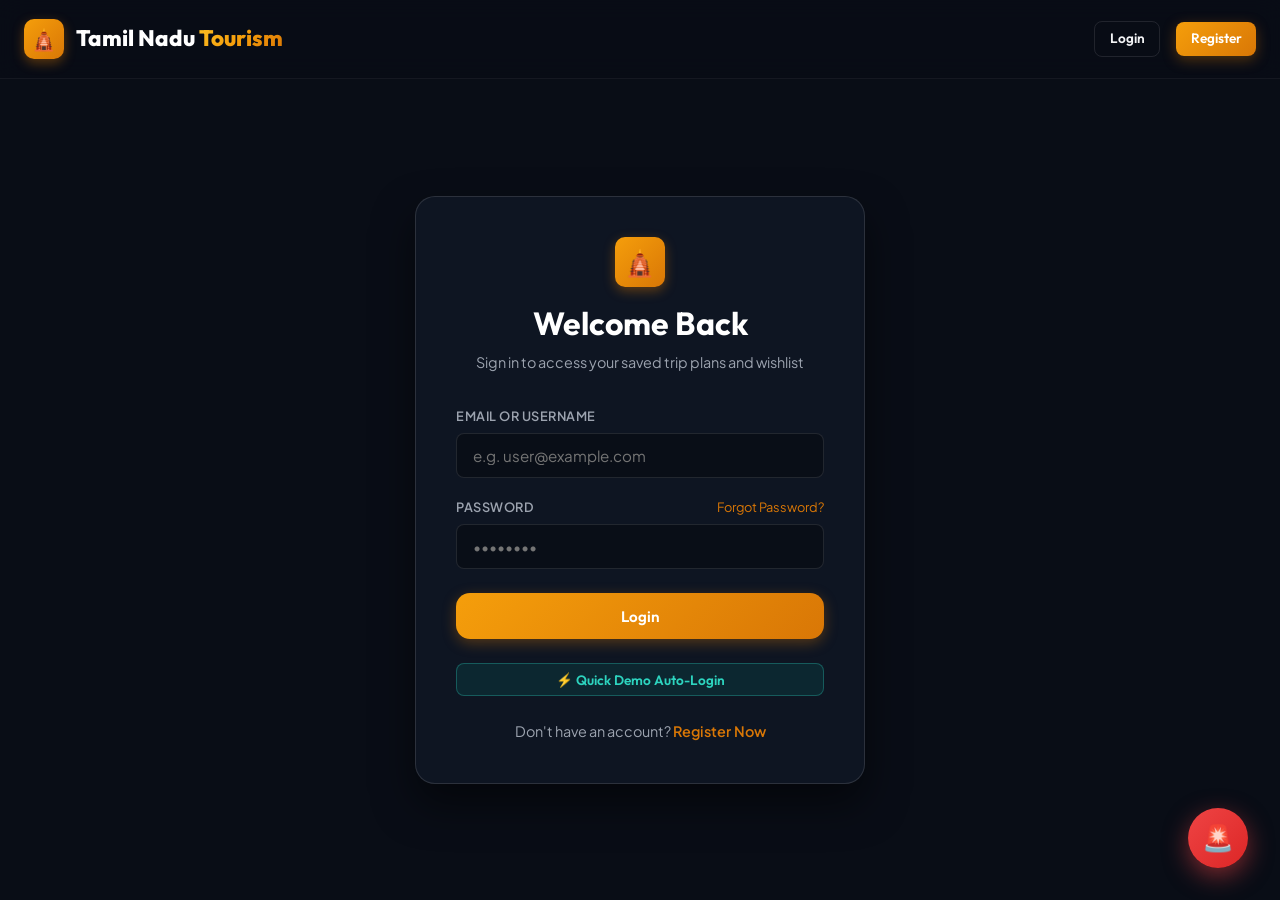
<file: profile.html>
<!DOCTYPE html>
<html lang="en">
<head>
  <meta charset="UTF-8">
  <meta name="viewport" content="width=device-width, initial-scale=1.0">
  <title>User Profile | Tamil Nadu Tourism</title>
  <link rel="stylesheet" href="css/style.css">
</head>
<body>

  <header class="navbar">
    <div class="container">
      <a href="index.html" class="logo">
        <div class="logo-icon">🛕</div>
        <span>Tamil Nadu <span class="text-gradient">Tourism</span></span>
      </a>

      <nav class="nav-links">
        <a href="index.html" class="nav-link">Home</a>
        <a href="places.html" class="nav-link">Tourist Places</a>
        <a href="categories.html" class="nav-link">Categories</a>
        <a href="trip-planner.html" class="nav-link text-gradient" style="font-weight:700;">✨ Trip Planner</a>
        <a href="hotels.html" class="nav-link">Hotels</a>
        <a href="restaurants.html" class="nav-link">Restaurants</a>
        <a href="emergency.html" class="nav-link text-teal">🚨 Emergency Help</a>
      </nav>

      <div class="nav-actions" id="nav-actions"></div>
      <button class="mobile-menu-btn">☰</button>
    </div>
  </header>

  <main class="main-content">
    <section class="section">
      <div class="container" style="max-width:900px;">
        
        <!-- User Profile Info Card -->
        <div class="glass-card" style="padding:2.5rem; margin-bottom:2.5rem;" id="profile-info-card">
          <!-- Populated by script -->
        </div>

        <!-- Saved Trips List -->
        <div class="glass-card" style="padding:2.5rem;">
          <h2 style="font-size:1.6rem; margin-bottom:1.5rem;">🗺️ My Saved Trip Itineraries</h2>
          <div id="saved-trips-list">
            <!-- Populated by script -->
          </div>
        </div>

      </div>
    </section>
  </main>

  <footer class="footer">
    <div class="container">
      <div class="footer-bottom">
        <div>© 2026 Tamil Nadu Tourism & Smart Trip Planner.</div>
        <div>User Account & Saved Trips</div>
      </div>
    </div>
  </footer>

  <script src="js/data.js"></script>
  <script src="js/app.js"></script>
  <script>
    document.addEventListener('DOMContentLoaded', () => {
      const user = getCurrentUser();
      if (!user) {
        window.location.href = 'login.html';
        return;
      }

      renderProfileInfo(user);
      renderSavedTrips();
    });

    function renderProfileInfo(user) {
      const card = document.getElementById('profile-info-card');
      const favsCount = getFavorites().length;

      card.innerHTML = `
        <div style="display:flex; align-items:center; gap:1.8rem; flex-wrap:wrap;">
          <div style="width:80px; height:80px; background:linear-gradient(135deg, #f59e0b, #d97706); border-radius:50%; display:flex; align-items:center; justify-content:center; font-size:2.5rem; font-weight:800; color:#fff;">
            ${user.name.charAt(0).toUpperCase()}
          </div>
          <div style="flex:1;">
            <h1 style="font-size:2rem; margin-bottom:0.3rem;">${user.name}</h1>
            <p style="color:var(--text-muted); font-size:0.95rem;">📧 ${user.email} ${user.mobile ? ' | 📱 ' + user.mobile : ''}</p>
            <div style="display:flex; gap:1rem; margin-top:1rem;">
              <a href="favorites.html" class="badge badge-primary" style="font-size:0.85rem; padding:0.4rem 0.8rem;">
                ❤️ ${favsCount} Favorites Saved
              </a>
            </div>
          </div>
          <div>
            <button onclick="logoutUser()" class="btn btn-danger btn-sm">Logout Account</button>
          </div>
        </div>
      `;
    }

    function renderSavedTrips() {
      const container = document.getElementById('saved-trips-list');
      const savedTripsStr = localStorage.getItem('tn_saved_trips');
      const savedTrips = savedTripsStr ? JSON.parse(savedTripsStr) : [];

      if (savedTrips.length === 0) {
        container.innerHTML = `
          <div style="text-align:center; padding:2rem 0; color:var(--text-muted);">
            <p>You haven't saved any trip itineraries yet.</p>
            <a href="trip-planner.html" class="btn btn-primary btn-sm" style="margin-top:1rem;">Plan a New Trip ✨</a>
          </div>
        `;
        return;
      }

      container.innerHTML = savedTrips.map(trip => `
        <div class="glass-card" style="padding:1.5rem; margin-bottom:1.2rem; border-color:var(--border-dark);">
          <div style="display:flex; justify-content:space-between; align-items:flex-start; margin-bottom:0.6rem; flex-wrap:wrap; gap:0.5rem;">
            <div>
              <h3 style="font-size:1.3rem; color:#fbbf24;">${trip.days} Days Trip to ${trip.destination}</h3>
              <p style="font-size:0.85rem; color:var(--text-muted);">Source: ${trip.source} | Start Date: ${trip.startDate} | ${trip.travelers} Travelers</p>
            </div>
            <div style="font-size:1.3rem; font-weight:800; color:#2dd4bf;">
              Estimated: ₹${trip.costs.total.toLocaleString()}
            </div>
          </div>

          <div style="border-top:1px solid var(--border-dark); padding-top:0.8rem; margin-top:0.8rem; font-size:0.85rem; color:var(--text-muted);">
            Includes ${trip.itinerary.length} days of sightseeing, transportation estimates, and hotel stay suggestions.
          </div>
        </div>
      `).join('');
    }
  </script>
</body>
</html>
</file>
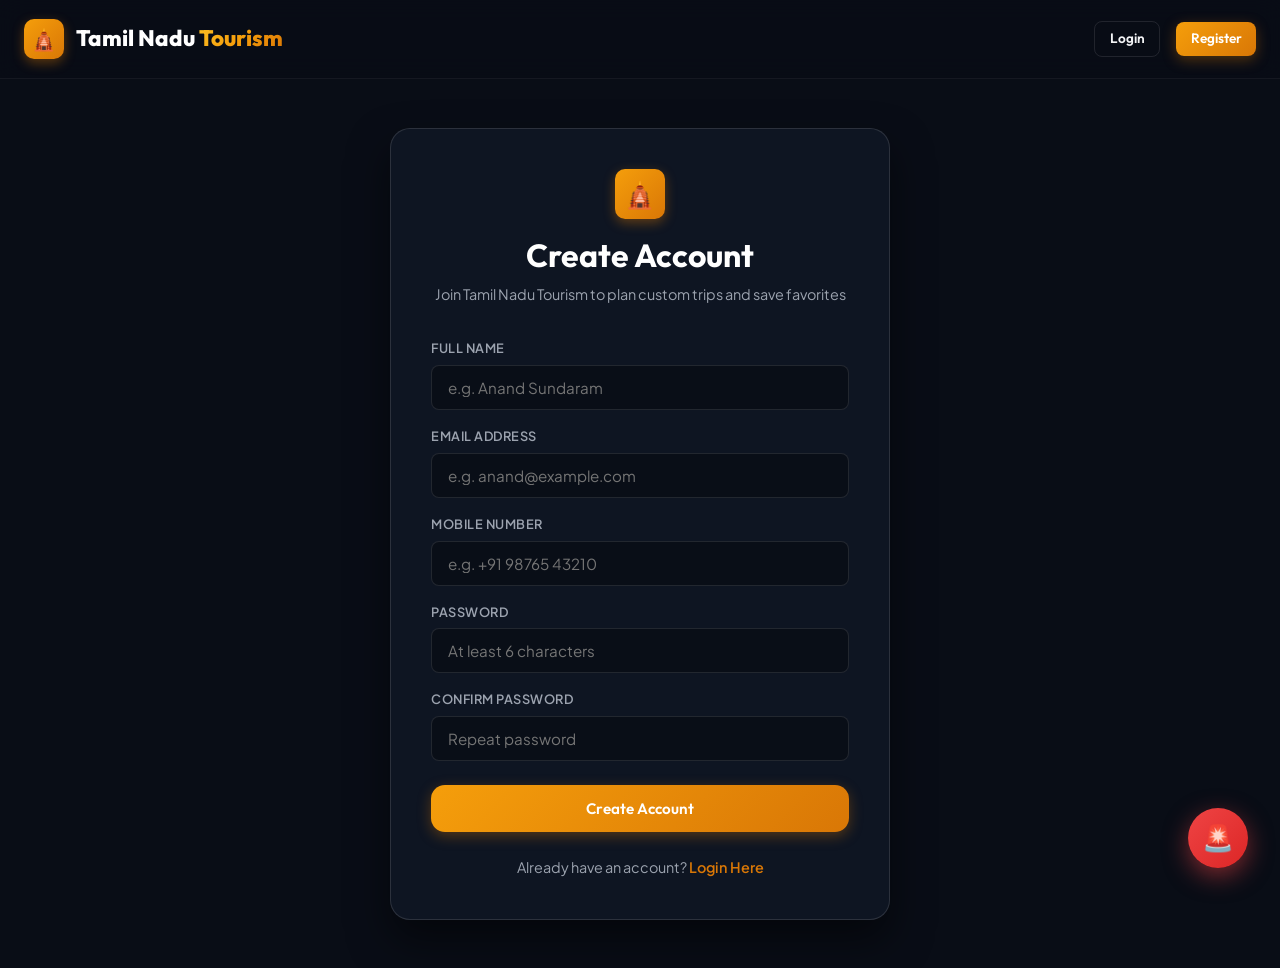
<file: register.html>
<!DOCTYPE html>
<html lang="en">
<head>
  <meta charset="UTF-8">
  <meta name="viewport" content="width=device-width, initial-scale=1.0">
  <title>Register Account | Tamil Nadu Tourism</title>
  <link rel="stylesheet" href="css/style.css">
</head>
<body>

  <header class="navbar">
    <div class="container">
      <a href="index.html" class="logo">
        <div class="logo-icon">🛕</div>
        <span>Tamil Nadu <span class="text-gradient">Tourism</span></span>
      </a>
      <div class="nav-actions" id="nav-actions"></div>
    </div>
  </header>

  <main class="main-content auth-page-wrap">
    <div class="auth-card" style="max-width:500px;">
      <div class="auth-header">
        <div class="logo-icon" style="margin: 0 auto 1rem; width:50px; height:50px; font-size:1.6rem;">🛕</div>
        <h2>Create Account</h2>
        <p style="color:var(--text-muted); font-size:0.9rem;">Join Tamil Nadu Tourism to plan custom trips and save favorites</p>
      </div>

      <form id="register-form" onsubmit="handleRegisterSubmit(event)">
        <div class="form-group" style="margin-bottom:1rem;">
          <label for="reg-name">Full Name</label>
          <input type="text" id="reg-name" class="form-input" placeholder="e.g. Anand Sundaram" required>
        </div>

        <div class="form-group" style="margin-bottom:1rem;">
          <label for="reg-email">Email Address</label>
          <input type="email" id="reg-email" class="form-input" placeholder="e.g. anand@example.com" required>
        </div>

        <div class="form-group" style="margin-bottom:1rem;">
          <label for="reg-mobile">Mobile Number</label>
          <input type="tel" id="reg-mobile" class="form-input" placeholder="e.g. +91 98765 43210" pattern="[0-9+ ]{10,14}" required>
        </div>

        <div class="form-group" style="margin-bottom:1rem;">
          <label for="reg-password">Password</label>
          <input type="password" id="reg-password" class="form-input" placeholder="At least 6 characters" minlength="6" required>
        </div>

        <div class="form-group" style="margin-bottom:1.5rem;">
          <label for="reg-confirm-password">Confirm Password</label>
          <input type="password" id="reg-confirm-password" class="form-input" placeholder="Repeat password" required>
        </div>

        <button type="submit" class="btn btn-primary" style="width:100%; padding:0.85rem;">Create Account</button>
      </form>

      <div class="auth-footer">
        Already have an account? <a href="login.html">Login Here</a>
      </div>
    </div>
  </main>

  <script src="js/data.js"></script>
  <script src="js/app.js"></script>
  <script>
    function handleRegisterSubmit(event) {
      event.preventDefault();

      const name = document.getElementById('reg-name').value.trim();
      const email = document.getElementById('reg-email').value.trim();
      const mobile = document.getElementById('reg-mobile').value.trim();
      const password = document.getElementById('reg-password').value;
      const confirmPassword = document.getElementById('reg-confirm-password').value;

      if (password !== confirmPassword) {
        showToast('Passwords do not match! Please re-check.', 'danger');
        return;
      }

      // Save to registered users array in localStorage
      const usersStr = localStorage.getItem('tn_registered_users');
      const users = usersStr ? JSON.parse(usersStr) : [];
      
      const existing = users.find(u => u.email.toLowerCase() === email.toLowerCase());
      if (existing) {
        showToast('An account with this email already exists!', 'danger');
        return;
      }

      const newUser = { name, email, mobile, password };
      users.push(newUser);
      localStorage.setItem('tn_registered_users', JSON.stringify(users));

      // Auto login user
      localStorage.setItem('tn_user', JSON.stringify({ name, email, mobile }));

      showToast('Account created successfully! Redirecting...', 'success');
      setTimeout(() => {
        window.location.href = 'index.html';
      }, 1000);
    }
  </script>
</body>
</html>
</file>
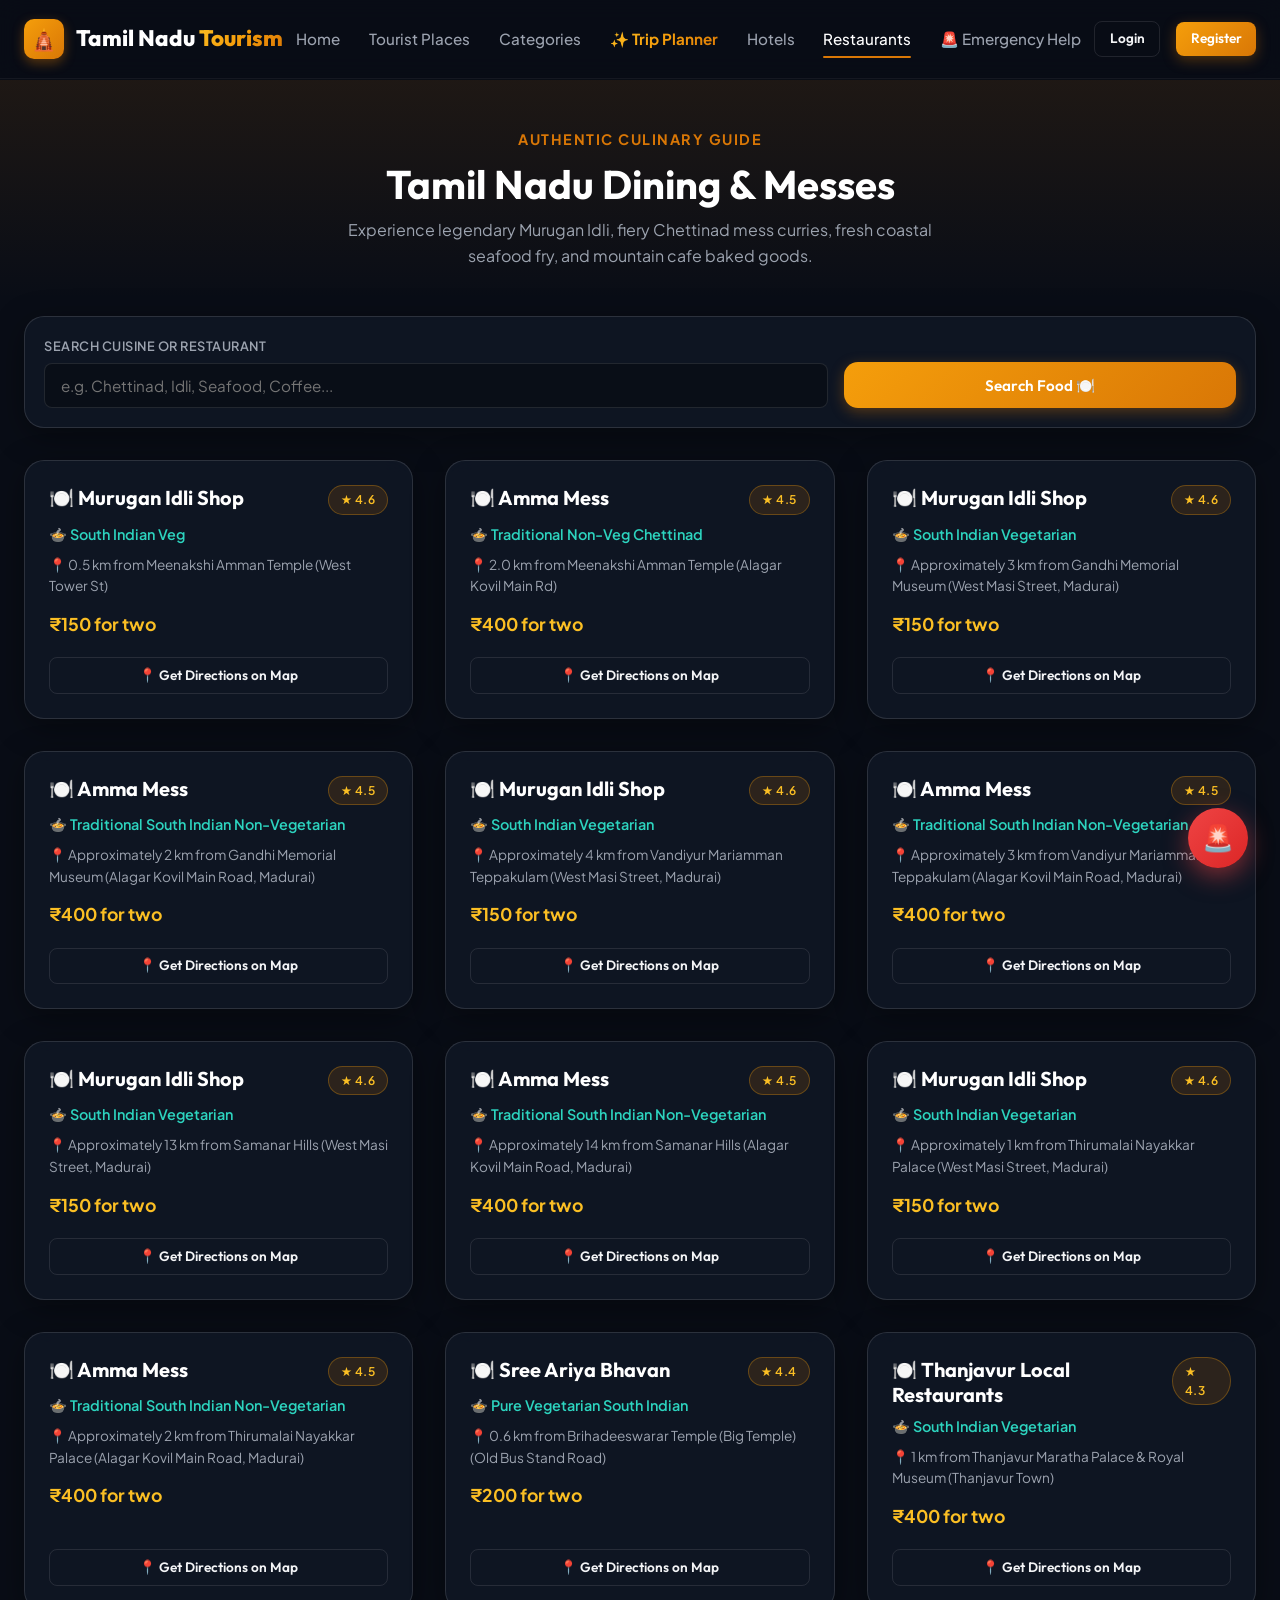
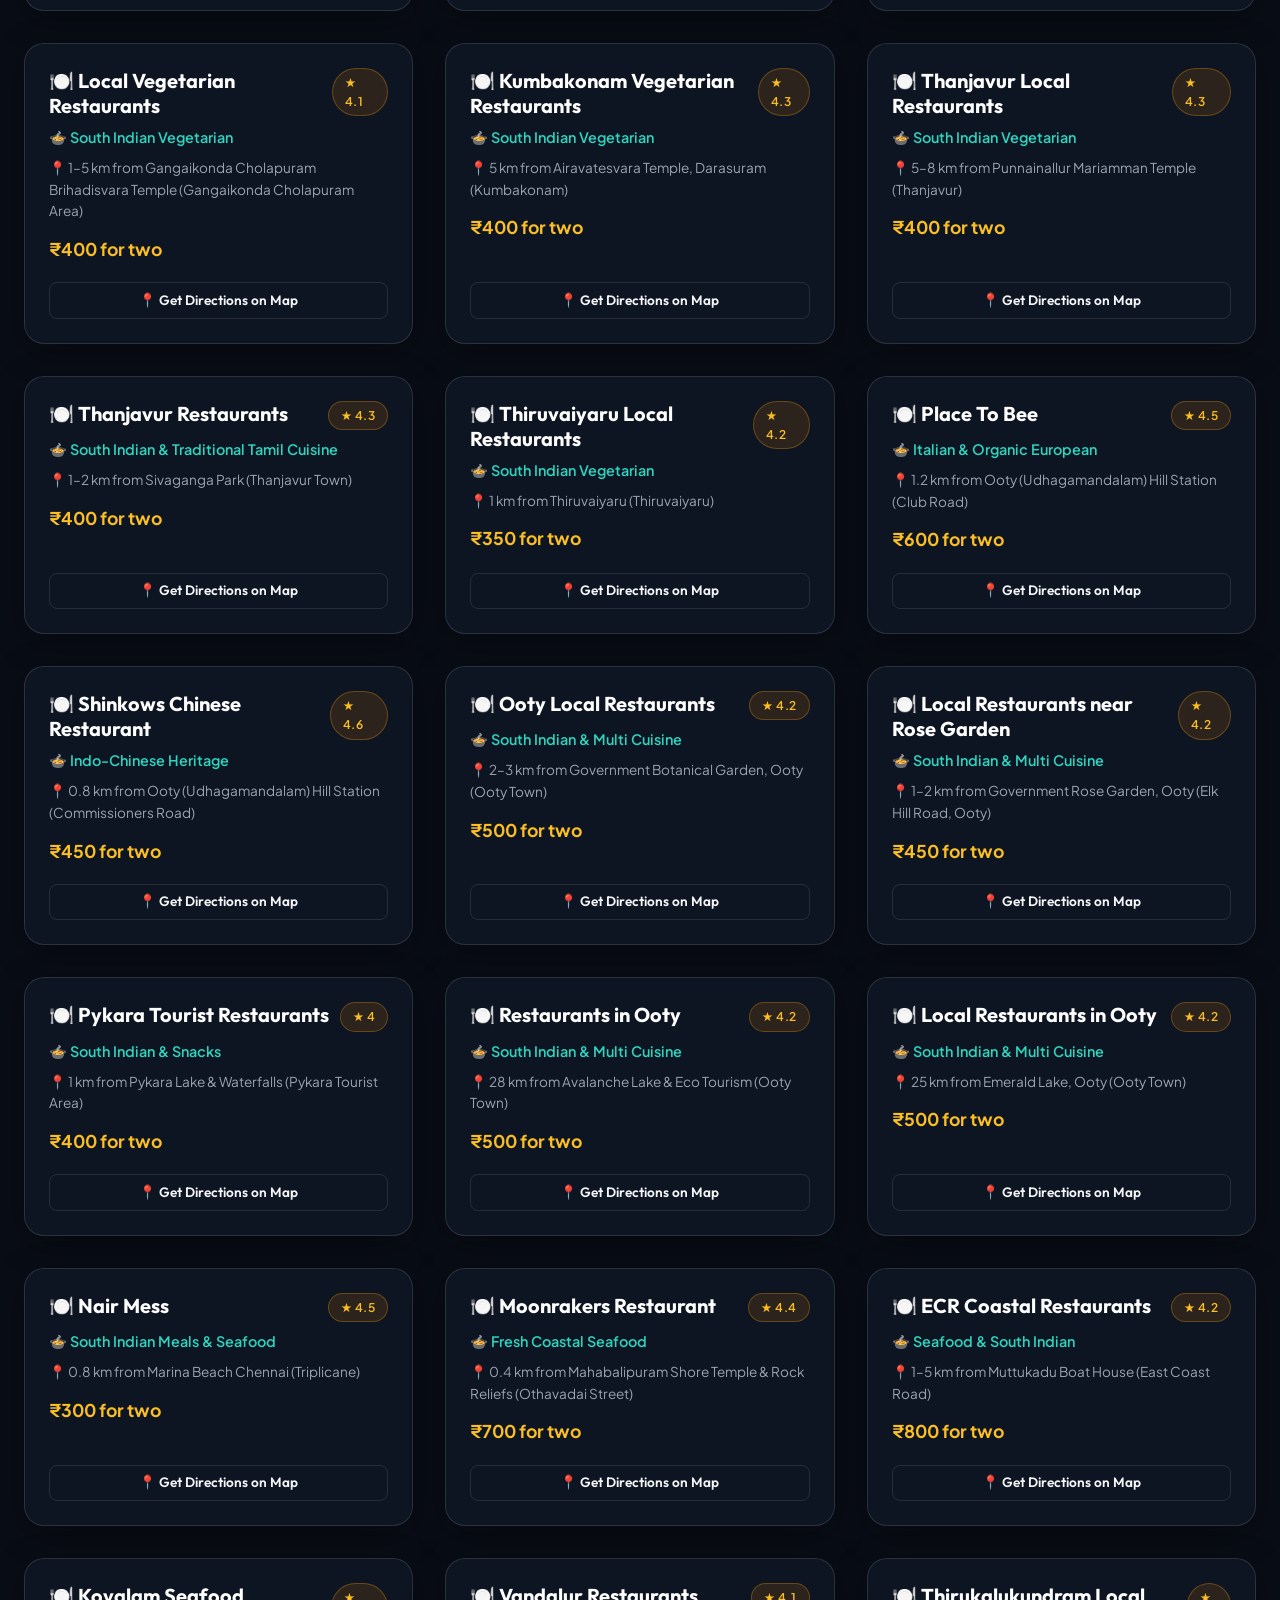
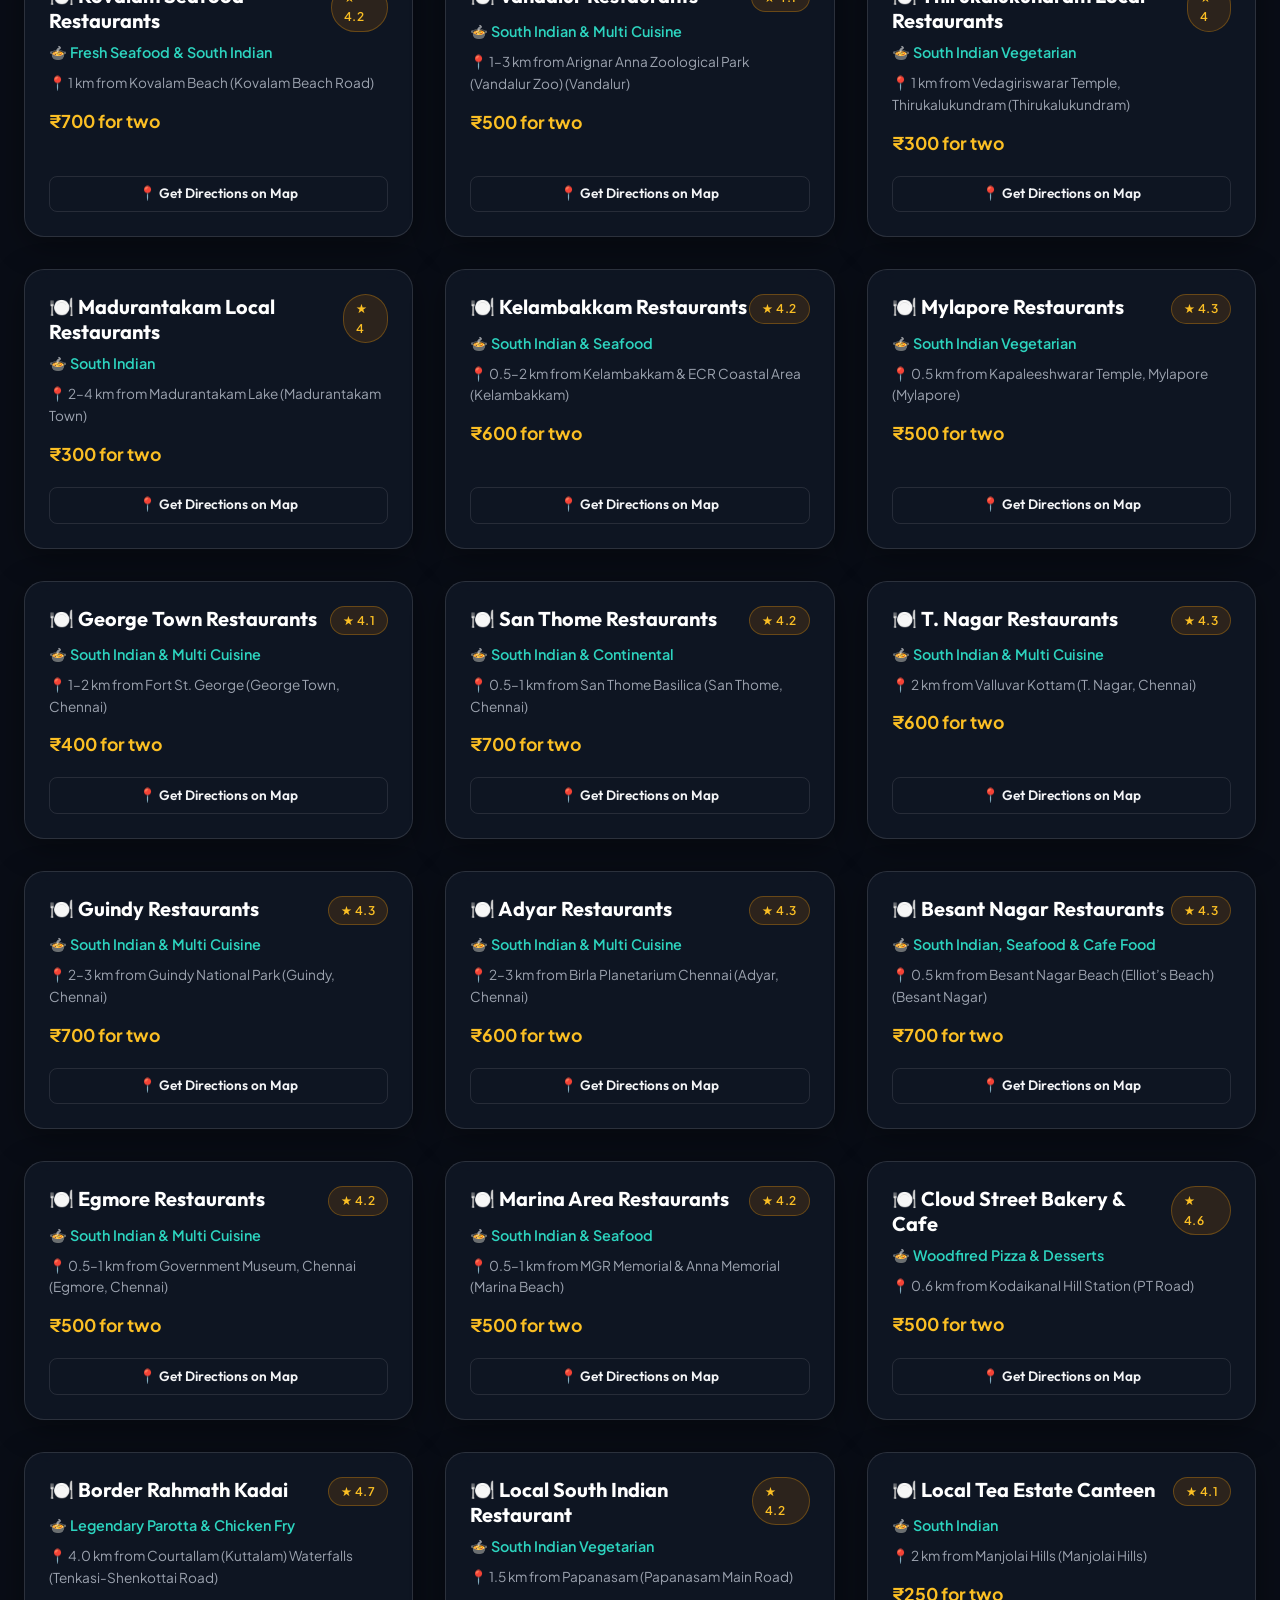
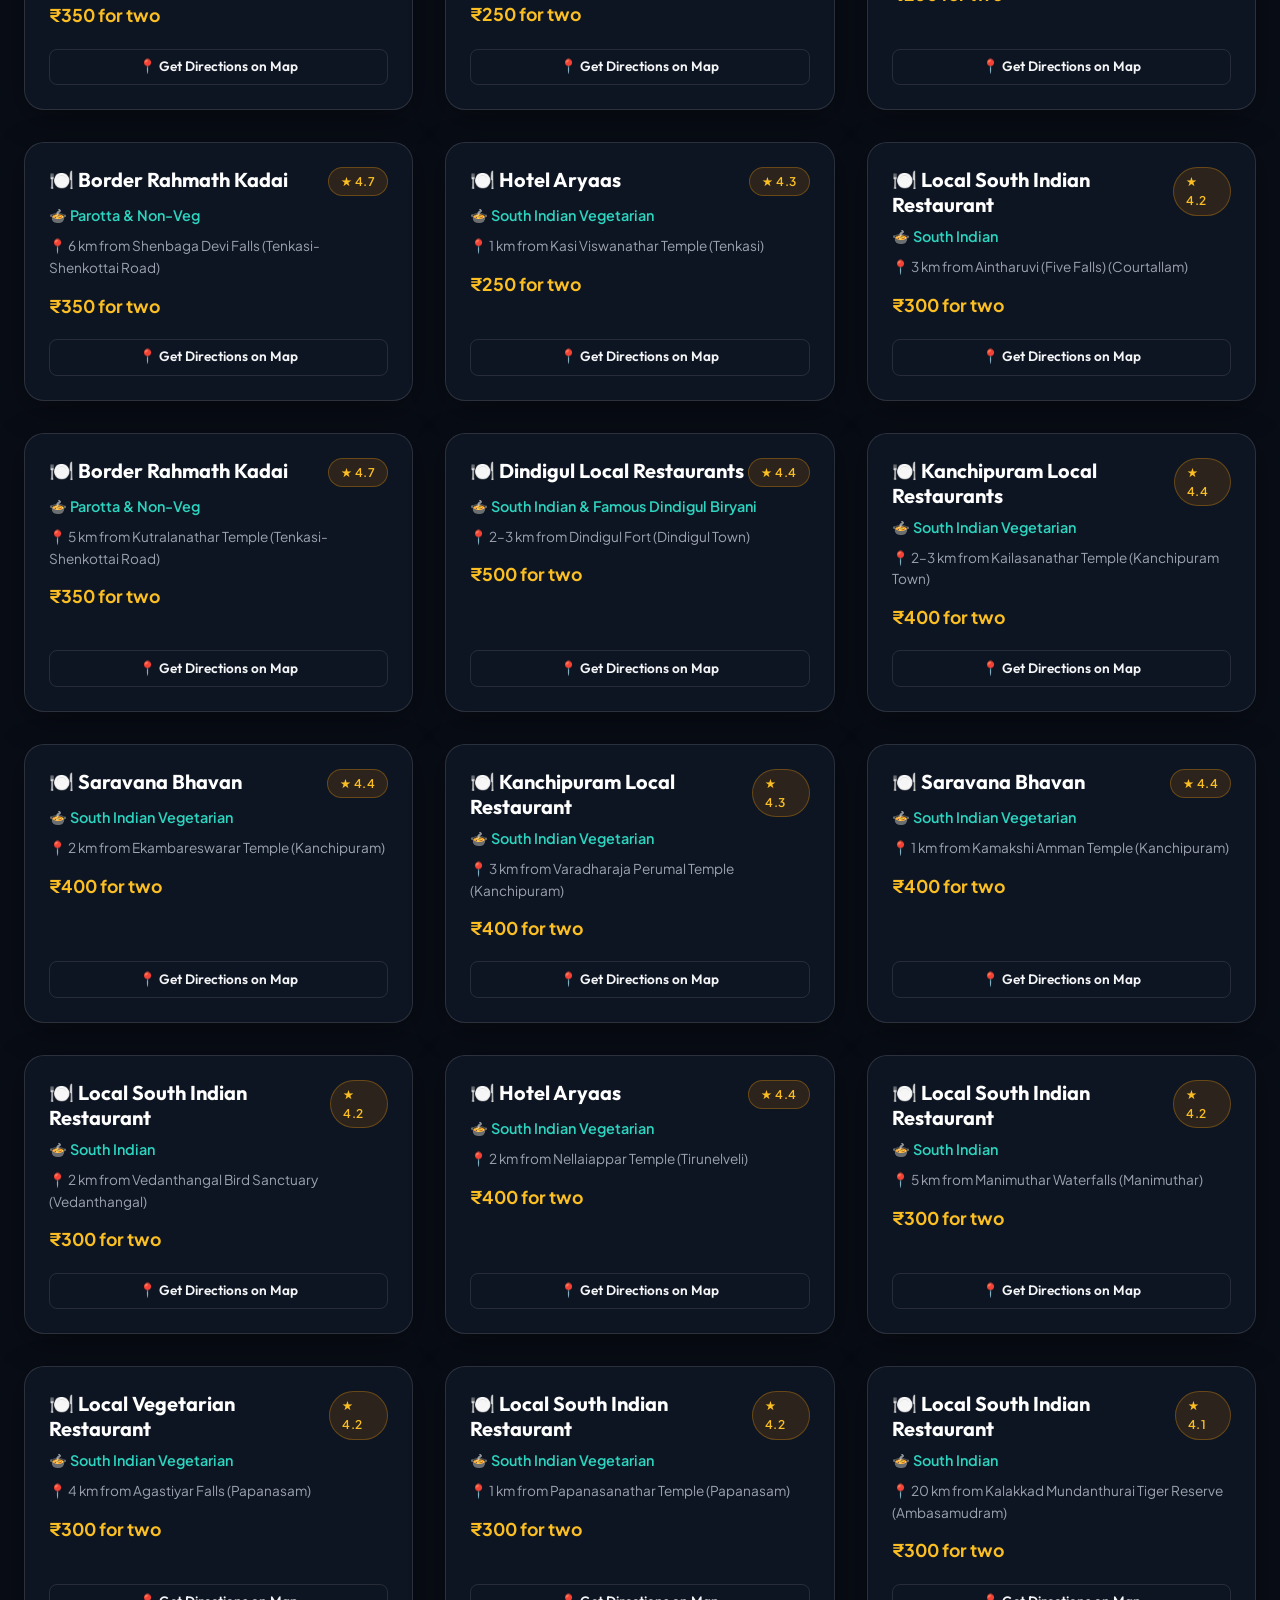
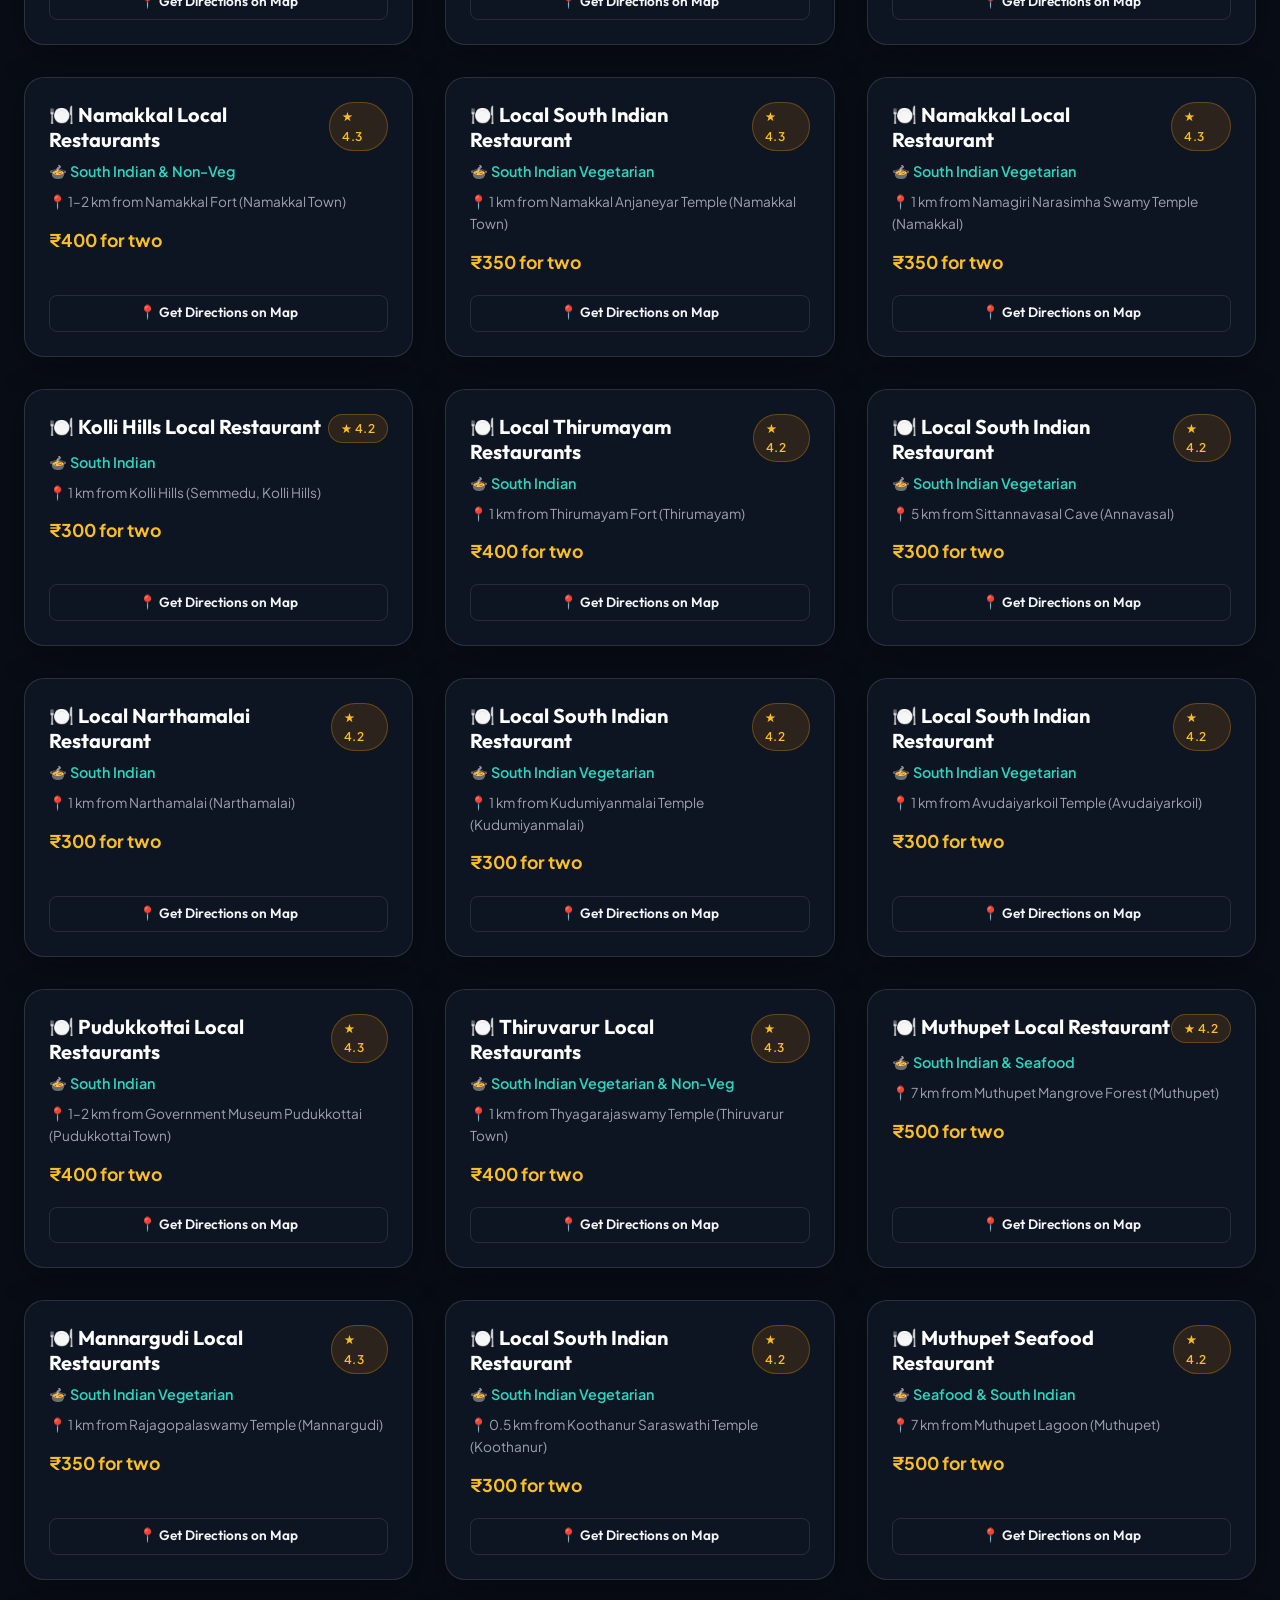
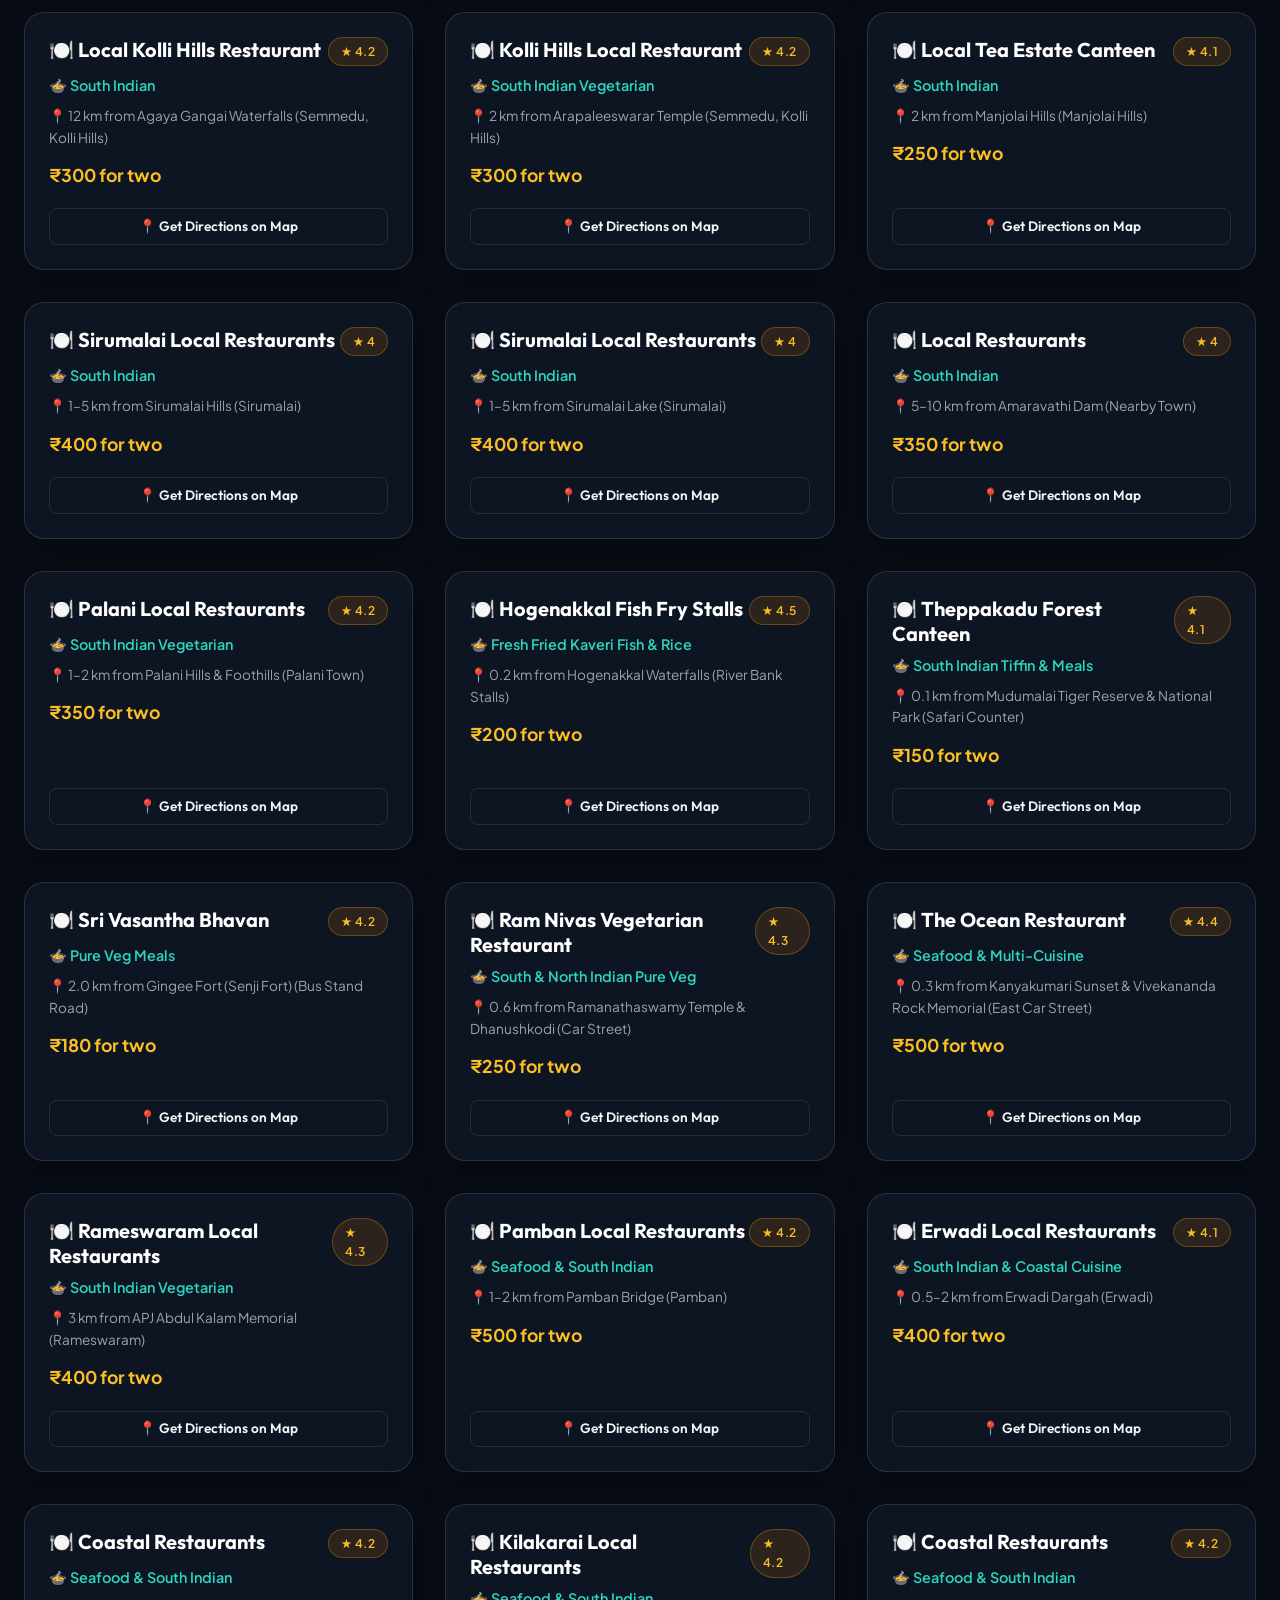
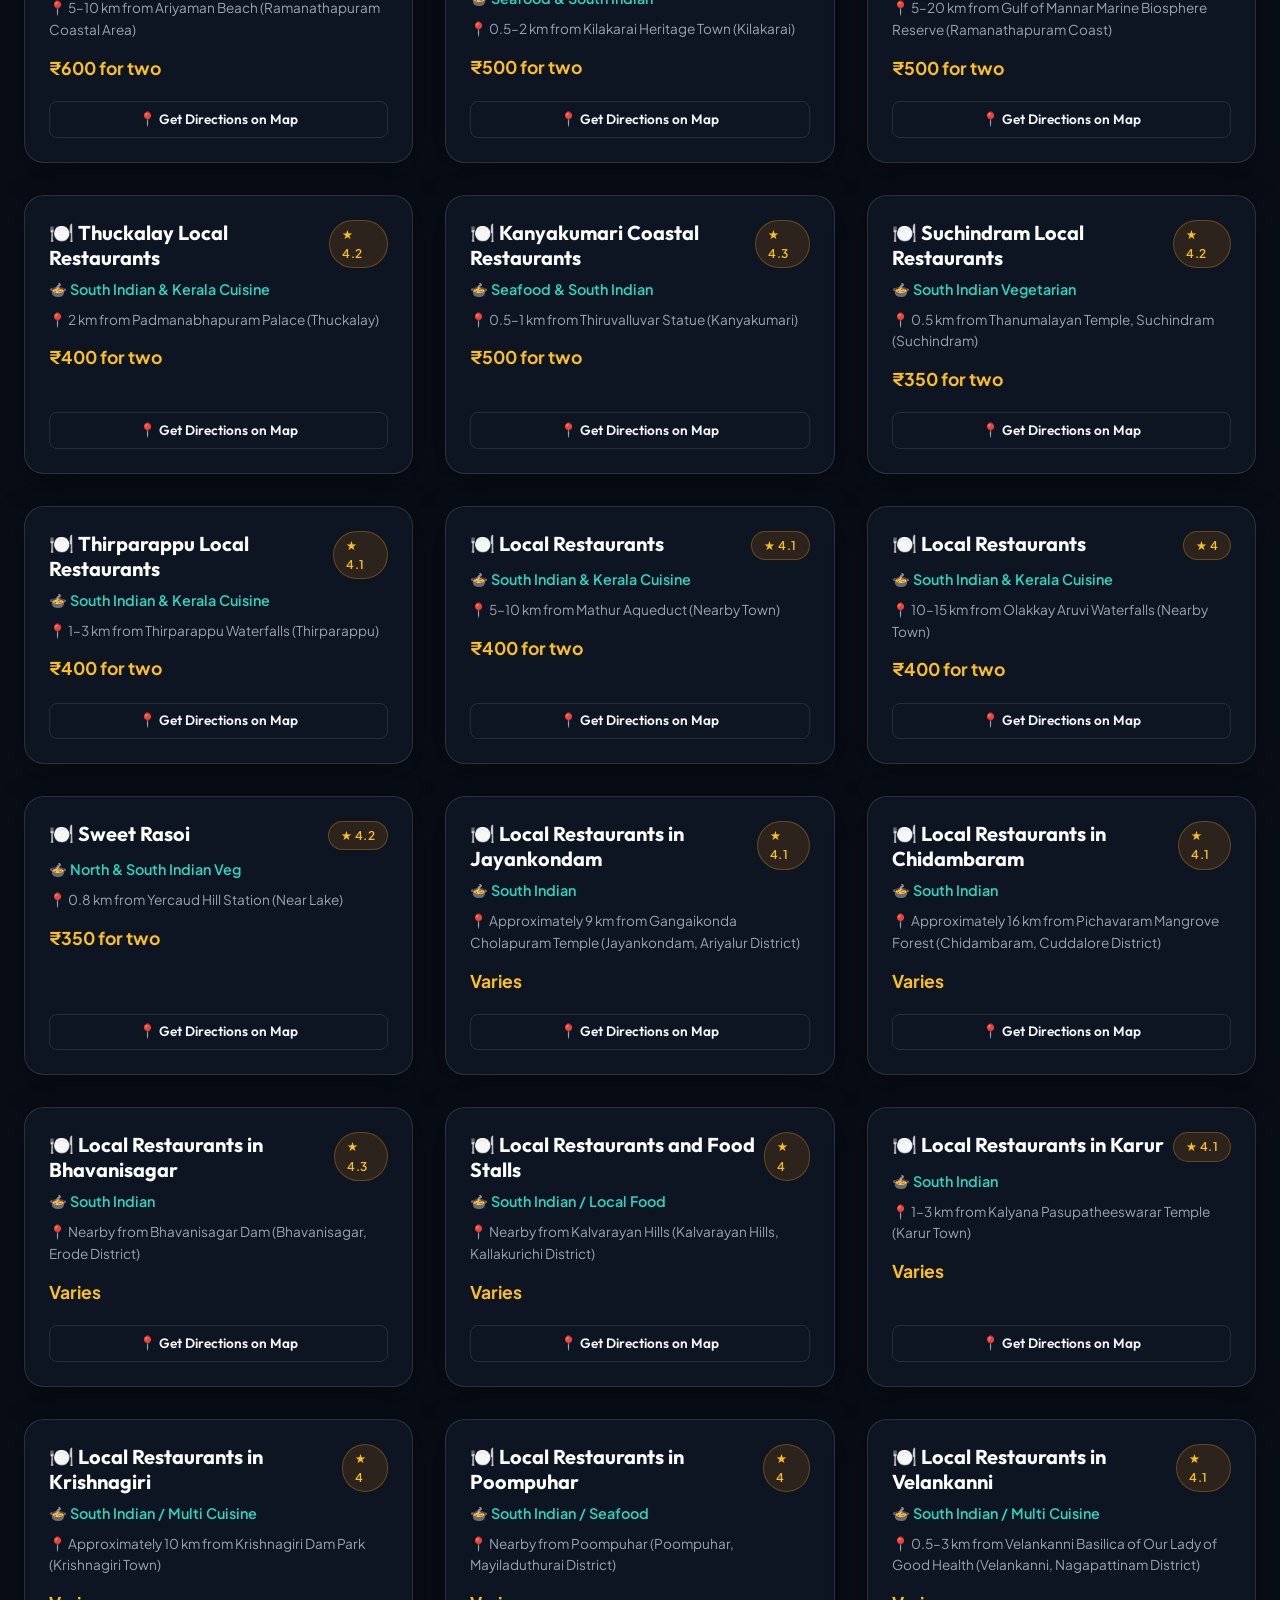
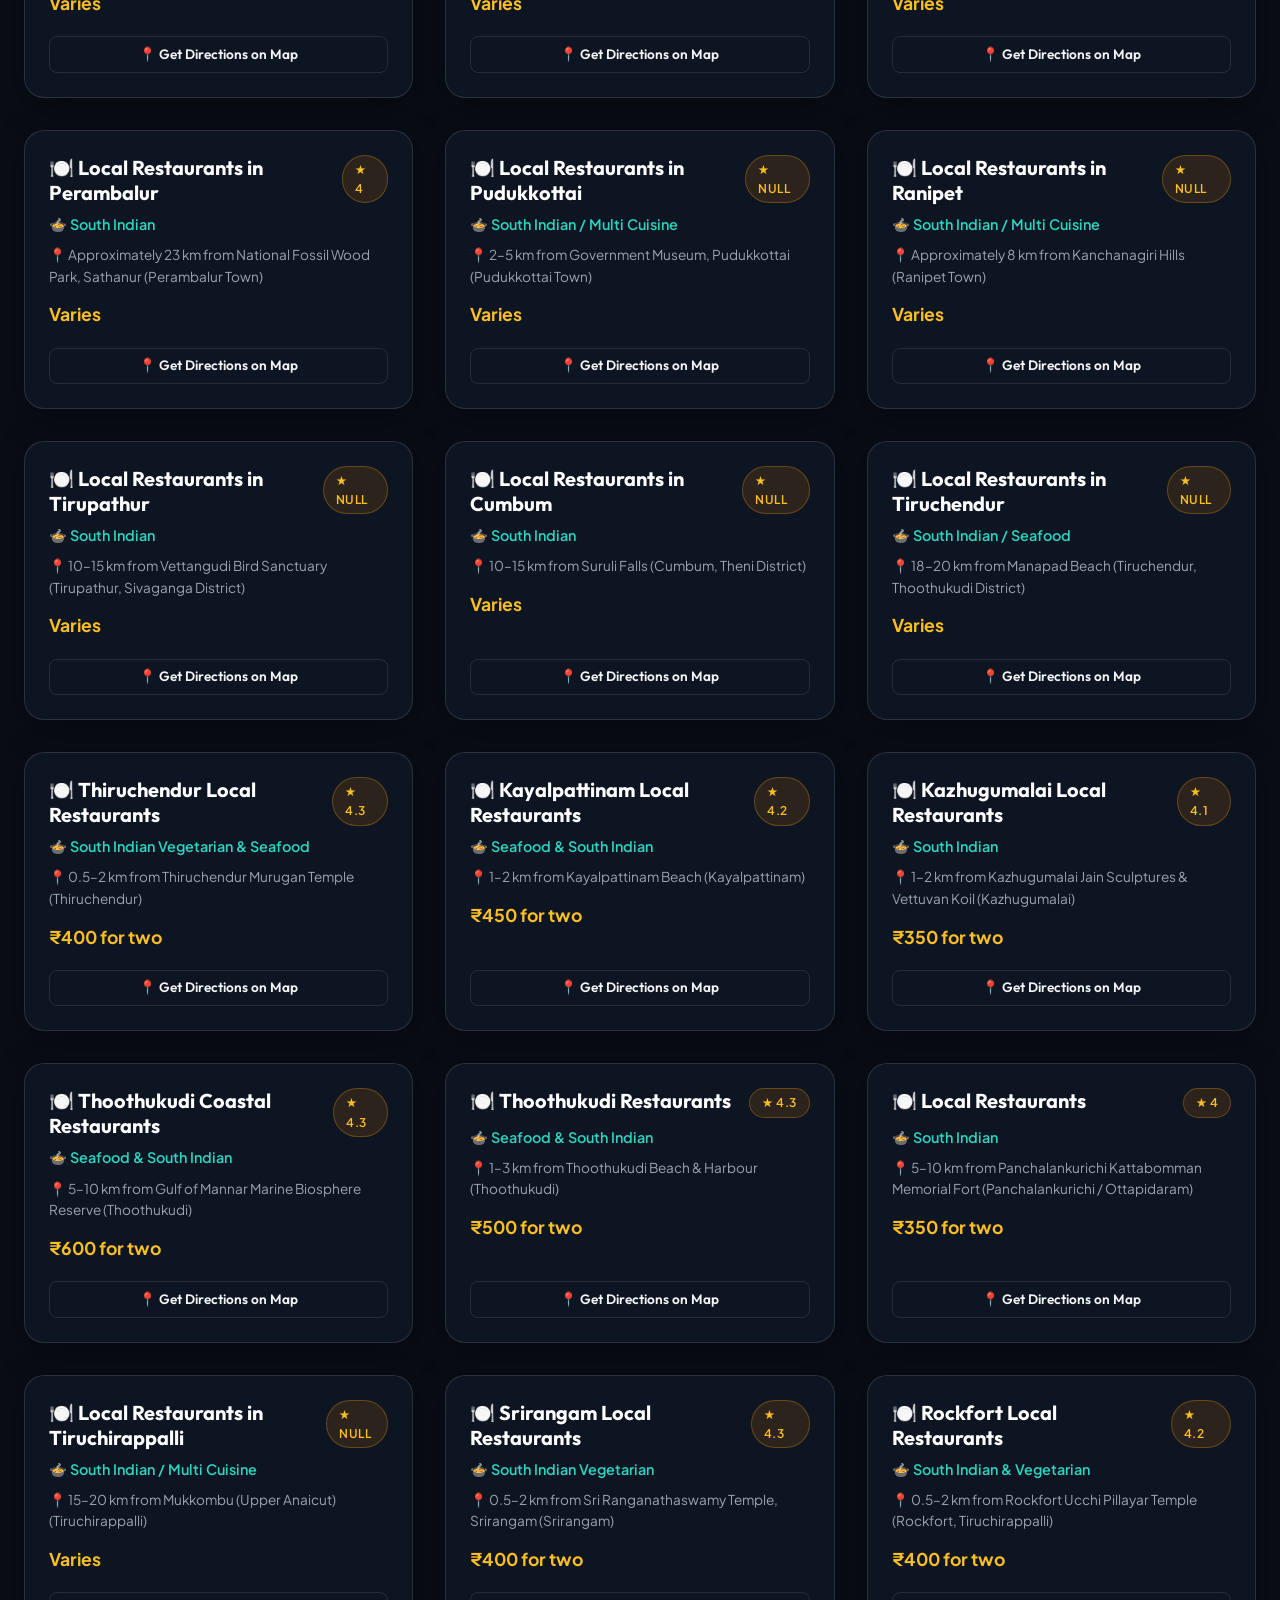
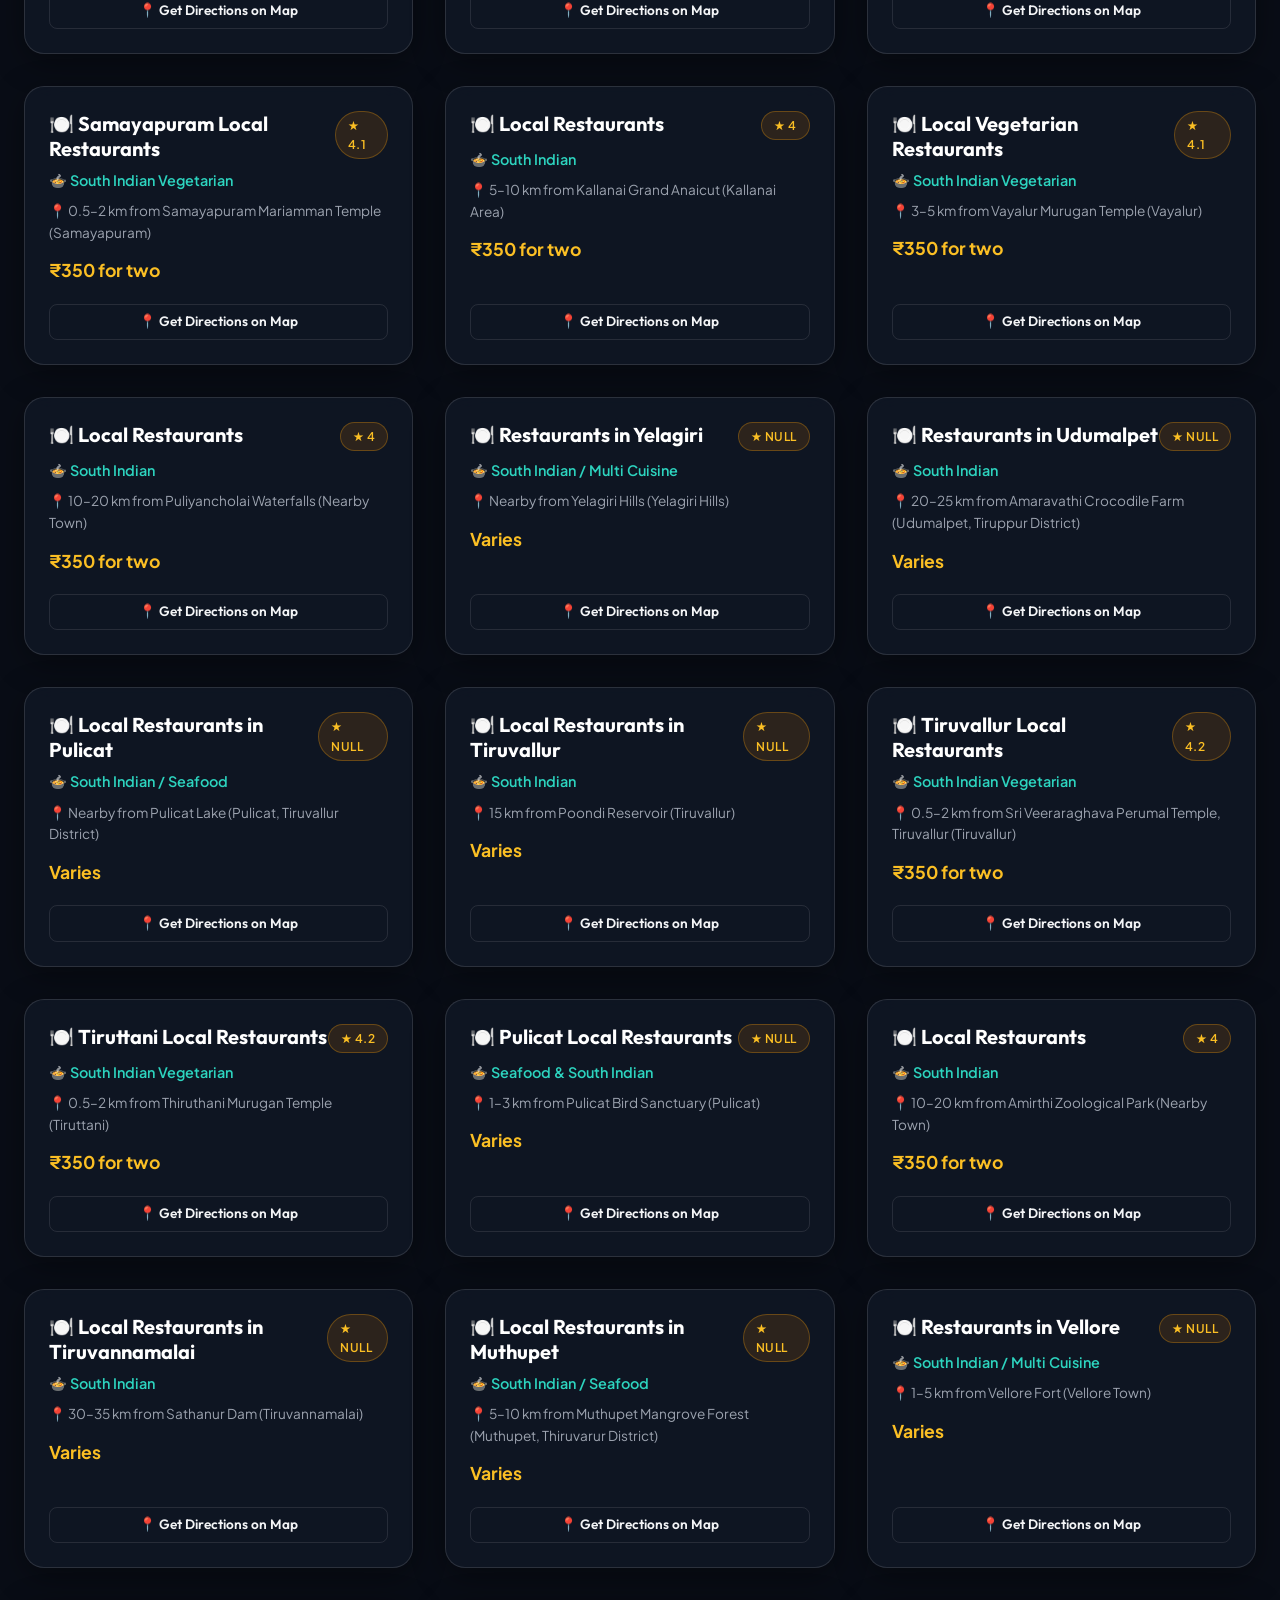
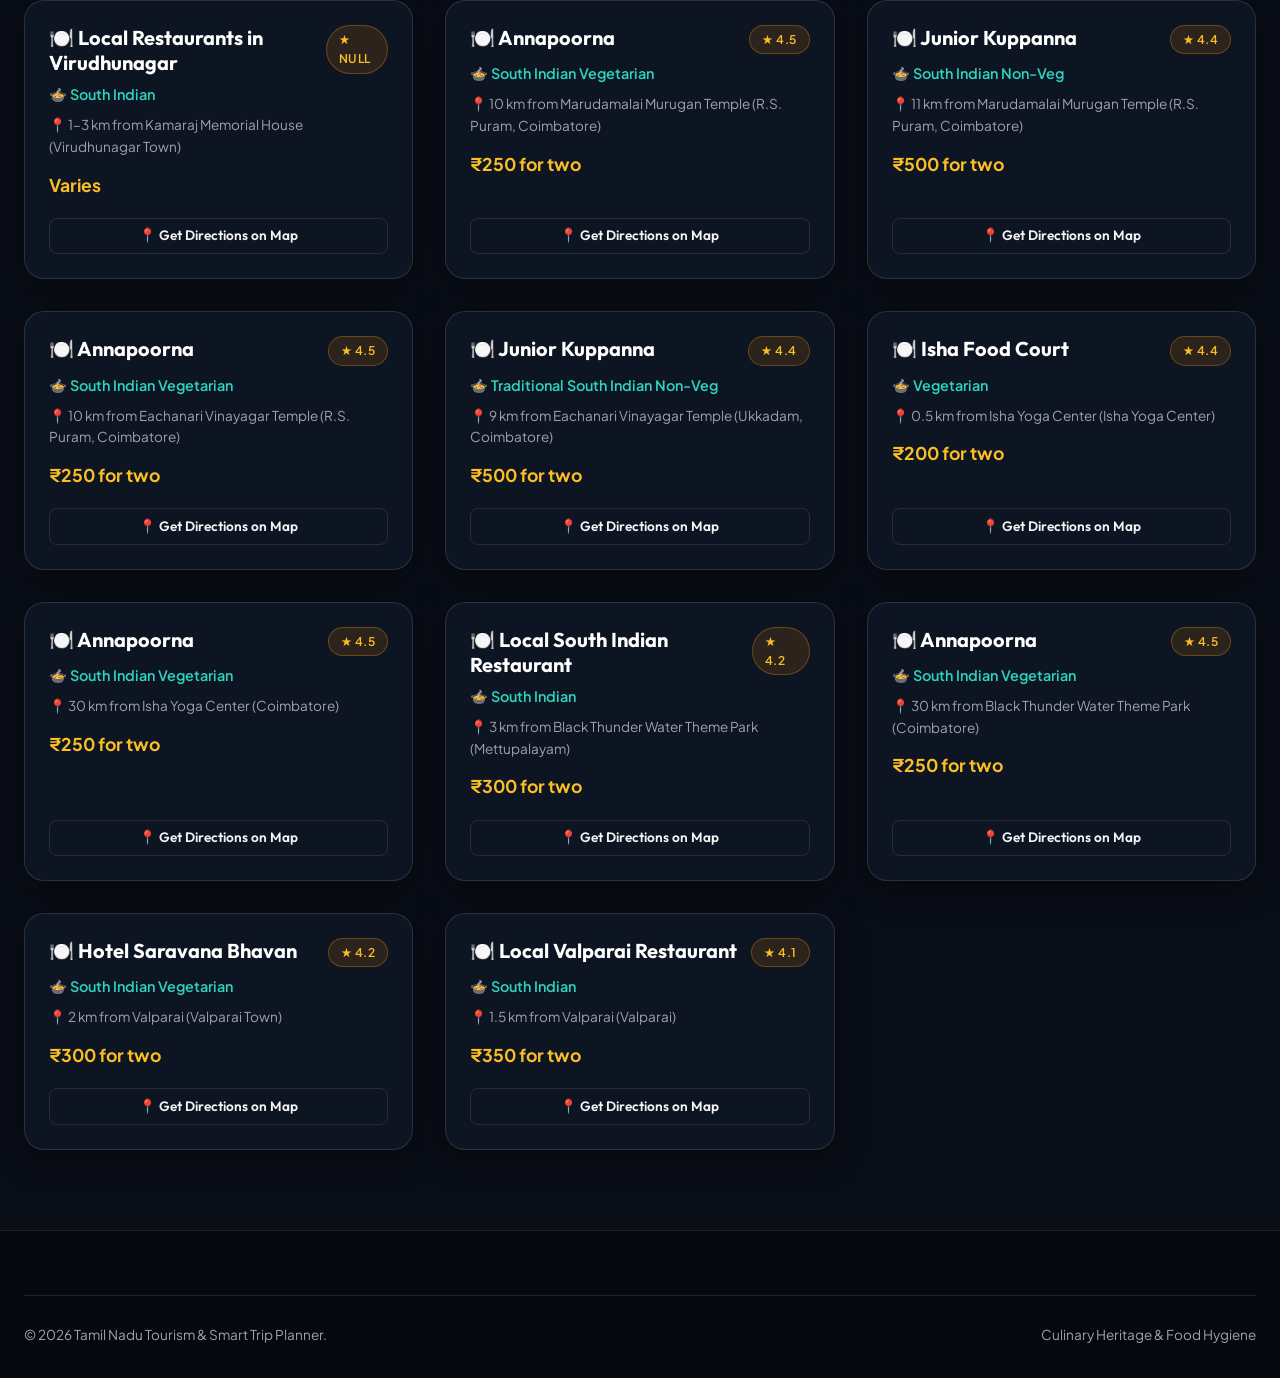
<file: restaurants.html>
<!DOCTYPE html>
<html lang="en">
<head>
  <meta charset="UTF-8">
  <meta name="viewport" content="width=device-width, initial-scale=1.0">
  <title>Restaurants & Dining | Tamil Nadu Tourism</title>
  <meta name="description" content="Discover authentic South Indian Chettinad cuisine, coastal seafood, and traditional vegetarian messes near tourist places in Tamil Nadu.">
  <link rel="stylesheet" href="css/style.css">
</head>
<body>

  <header class="navbar">
    <div class="container">
      <a href="index.html" class="logo">
        <div class="logo-icon">🛕</div>
        <span>Tamil Nadu <span class="text-gradient">Tourism</span></span>
      </a>

      <nav class="nav-links">
        <a href="index.html" class="nav-link">Home</a>
        <a href="places.html" class="nav-link">Tourist Places</a>
        <a href="categories.html" class="nav-link">Categories</a>
        <a href="trip-planner.html" class="nav-link text-gradient" style="font-weight:700;">✨ Trip Planner</a>
        <a href="hotels.html" class="nav-link">Hotels</a>
        <a href="restaurants.html" class="nav-link active">Restaurants</a>
        <a href="emergency.html" class="nav-link text-teal">🚨 Emergency Help</a>
      </nav>

      <div class="nav-actions" id="nav-actions"></div>
      <button class="mobile-menu-btn">☰</button>
    </div>
  </header>

  <main class="main-content">
    <section style="padding: 3rem 0 2rem; background: linear-gradient(to bottom, rgba(217, 119, 6, 0.1), transparent);">
      <div class="container" style="text-align:center;">
        <div class="section-subtitle">AUTHENTIC CULINARY GUIDE</div>
        <h1 style="font-size:2.5rem; margin-bottom:0.5rem;">Tamil Nadu Dining & Messes</h1>
        <p style="color:var(--text-muted); max-width:600px; margin:0 auto;">
          Experience legendary Murugan Idli, fiery Chettinad mess curries, fresh coastal seafood fry, and mountain cafe baked goods.
        </p>
      </div>
    </section>

    <section class="section" style="padding-top:1rem;">
      <div class="container">
        
        <div class="glass-card" style="padding: 1.2rem; margin-bottom: 2rem;">
          <div style="display:grid; grid-template-columns: 2fr 1fr; gap:1rem;" class="places-filter-bar">
            <div class="form-group">
              <label for="rest-search">Search Cuisine or Restaurant</label>
              <input type="text" id="rest-search" class="form-input" placeholder="e.g. Chettinad, Idli, Seafood, Coffee...">
            </div>
            <button onclick="renderRestaurantsList()" class="btn btn-primary" style="margin-top:auto; height:46px;">
              Search Food 🍽️
            </button>
          </div>
        </div>

        <div id="restaurants-grid-container" class="places-grid">
          <!-- Rendered by script -->
        </div>

      </div>
    </section>
  </main>

  <footer class="footer">
    <div class="container">
      <div class="footer-bottom">
        <div>© 2026 Tamil Nadu Tourism & Smart Trip Planner.</div>
        <div>Culinary Heritage & Food Hygiene</div>
      </div>
    </div>
  </footer>

  <script src="js/data.js"></script>
  <script src="js/app.js"></script>
  <script>
    document.addEventListener('DOMContentLoaded', () => {
      const searchInput = document.getElementById('rest-search');
      if (searchInput) searchInput.addEventListener('input', renderRestaurantsList);
      renderRestaurantsList();
    });

    function renderRestaurantsList() {
      const container = document.getElementById('restaurants-grid-container');
      if (!container || !window.TN_DATA) return;

      const search = (document.getElementById('rest-search')?.value || '').toLowerCase();

      const allRests = [];
      window.TN_DATA.places.forEach(place => {
        if (place.restaurants) {
          place.restaurants.forEach(r => {
            allRests.push({ ...r, placeName: place.name, district: place.district });
          });
        }
      });

      const filtered = allRests.filter(r => {
        return r.name.toLowerCase().includes(search) || 
               r.foodType.toLowerCase().includes(search) || 
               r.district.toLowerCase().includes(search) || 
               r.placeName.toLowerCase().includes(search);
      });

      if (filtered.length === 0) {
        container.innerHTML = '<div style="grid-column:1/-1; text-align:center; padding:3rem;" class="glass-card"><p>No restaurants found matching search query.</p></div>';
        return;
      }

      container.innerHTML = filtered.map(r => `
        <div class="glass-card" style="padding:1.5rem; display:flex; flex-direction:column;">
          <div style="display:flex; justify-content:space-between; align-items:flex-start; margin-bottom:0.5rem;">
            <h3 style="font-size:1.25rem;">🍽️ ${r.name}</h3>
            <span class="badge badge-primary">★ ${r.rating}</span>
          </div>
          <div style="font-size:0.9rem; font-weight:600; color:#2dd4bf; margin-bottom:0.5rem;">
            🍲 ${r.foodType}
          </div>
          <p style="font-size:0.85rem; color:var(--text-muted); margin-bottom:0.8rem;">
            📍 ${r.dist} from ${r.placeName} (${r.address})
          </p>
          <div style="font-size:1.1rem; font-weight:700; color:#fbbf24; margin-bottom:1.2rem;">${r.price}</div>
          <div style="margin-top:auto;">
            <a href="https://www.google.com/maps/search/?api=1&query=${encodeURIComponent(r.name + ' ' + r.address)}" target="_blank" class="btn btn-outline btn-sm" style="width:100%;">
              📍 Get Directions on Map
            </a>
          </div>
        </div>
      `).join('');
    }
  </script>
</body>
</html>
</file>
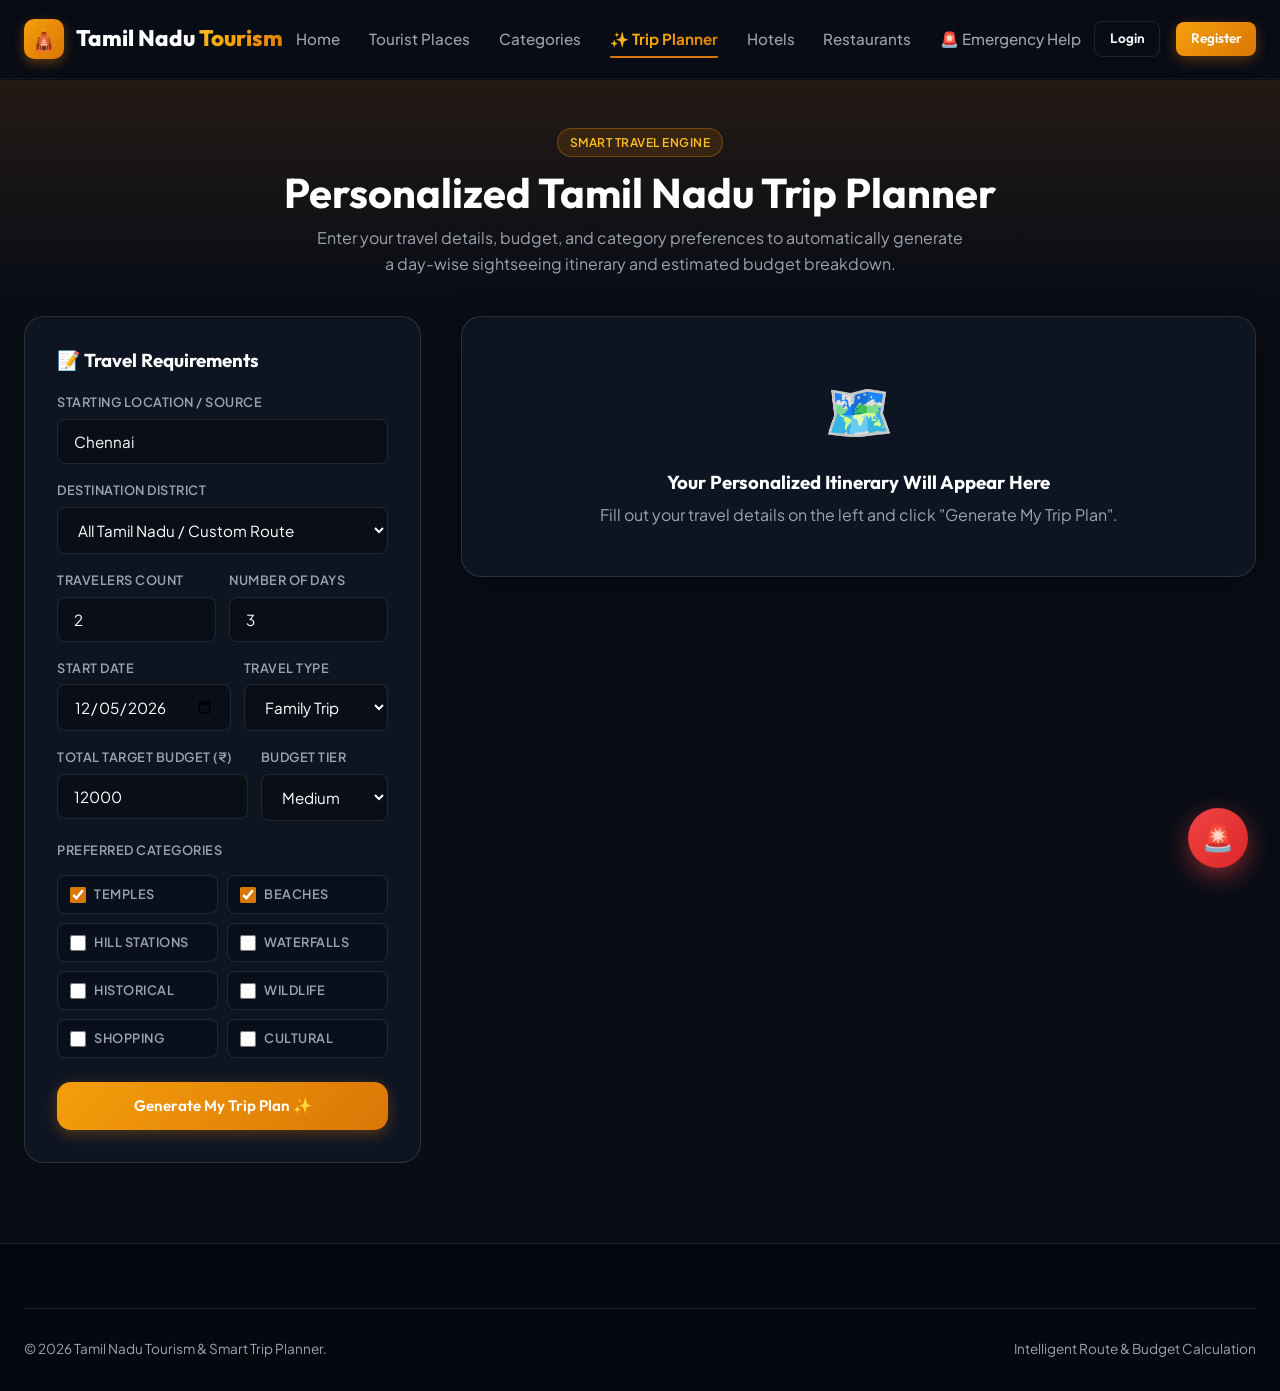
<file: trip-planner.html>
<!DOCTYPE html>
<html lang="en">
<head>
  <meta charset="UTF-8">
  <meta name="viewport" content="width=device-width, initial-scale=1.0">
  <title>Smart Trip Planner | Tamil Nadu Tourism</title>
  <meta name="description" content="AI Smart Trip Planner for Tamil Nadu: Generate personalized day-wise itineraries, distance estimates, and automated budget calculations.">
  <link rel="stylesheet" href="css/style.css">
</head>
<body>

  <!-- Navigation Bar -->
  <header class="navbar">
    <div class="container">
      <a href="index.html" class="logo">
        <div class="logo-icon">🛕</div>
        <span>Tamil Nadu <span class="text-gradient">Tourism</span></span>
      </a>

      <nav class="nav-links">
        <a href="index.html" class="nav-link">Home</a>
        <a href="places.html" class="nav-link">Tourist Places</a>
        <a href="categories.html" class="nav-link">Categories</a>
        <a href="trip-planner.html" class="nav-link active text-gradient" style="font-weight:700;">✨ Trip Planner</a>
        <a href="hotels.html" class="nav-link">Hotels</a>
        <a href="restaurants.html" class="nav-link">Restaurants</a>
        <a href="emergency.html" class="nav-link text-teal">🚨 Emergency Help</a>
      </nav>

      <div class="nav-actions" id="nav-actions"></div>
      <button class="mobile-menu-btn">☰</button>
    </div>
  </header>

  <main class="main-content">

    <section style="padding: 3rem 0 1.5rem; background: linear-gradient(to bottom, rgba(217, 119, 6, 0.12), transparent);">
      <div class="container" style="text-align:center;">
        <span class="badge badge-primary" style="margin-bottom:0.6rem;">SMART TRAVEL ENGINE</span>
        <h1 style="font-size:2.6rem;">Personalized Tamil Nadu Trip Planner</h1>
        <p style="color:var(--text-muted); max-width:650px; margin:0.4rem auto 0;">
          Enter your travel details, budget, and category preferences to automatically generate a day-wise sightseeing itinerary and estimated budget breakdown.
        </p>
      </div>
    </section>

    <section class="section" style="padding-top:1rem;">
      <div class="container">
        
        <div class="planner-grid">
          
          <!-- Left Column: Input Form -->
          <div>
            <div class="planner-form-card">
              <h3 style="margin-bottom:1.2rem; display:flex; align-items:center; gap:0.5rem;">
                📝 Travel Requirements
              </h3>

              <form id="trip-planner-form" onsubmit="handlePlannerSubmit(event)">
                
                <div class="form-group" style="margin-bottom:1rem;">
                  <label for="plan-source">Starting Location / Source</label>
                  <input type="text" id="plan-source" class="form-input" placeholder="e.g. Chennai, Bangalore, Madurai..." value="Chennai" required>
                </div>

                <div class="form-group" style="margin-bottom:1rem;">
                  <label for="plan-destination">Destination District</label>
                  <select id="plan-destination" class="form-select">
                    <option value="">All Tamil Nadu / Custom Route</option>
                    <!-- Populated by script -->
                  </select>
                </div>

                <div style="display:grid; grid-template-columns:1fr 1fr; gap:0.8rem; margin-bottom:1rem;">
                  <div class="form-group">
                    <label for="plan-travelers">Travelers Count</label>
                    <input type="number" id="plan-travelers" class="form-input" min="1" max="20" value="2" required>
                  </div>
                  <div class="form-group">
                    <label for="plan-days">Number of Days</label>
                    <input type="number" id="plan-days" class="form-input" min="1" max="14" value="3" required>
                  </div>
                </div>

                <div style="display:grid; grid-template-columns:1fr 1fr; gap:0.8rem; margin-bottom:1rem;">
                  <div class="form-group">
                    <label for="plan-start-date">Start Date</label>
                    <input type="date" id="plan-start-date" class="form-input" required>
                  </div>
                  <div class="form-group">
                    <label for="plan-travel-type">Travel Type</label>
                    <select id="plan-travel-type" class="form-select">
                      <option value="family">Family Trip</option>
                      <option value="friends">Friends Group</option>
                      <option value="couple">Couple / Honeymoon</option>
                      <option value="solo">Solo Backpacking</option>
                      <option value="group">Corporate / Large Group</option>
                    </select>
                  </div>
                </div>

                <div style="display:grid; grid-template-columns:1.5fr 1fr; gap:0.8rem; margin-bottom:1.2rem;">
                  <div class="form-group">
                    <label for="plan-budget">Total Target Budget (₹)</label>
                    <input type="number" id="plan-budget" class="form-input" placeholder="e.g. 15000" value="12000" step="500" required>
                  </div>
                  <div class="form-group">
                    <label for="plan-budget-level">Budget Tier</label>
                    <select id="plan-budget-level" class="form-select">
                      <option value="medium">Medium</option>
                      <option value="low">Budget / Economy</option>
                      <option value="high">Luxury / High</option>
                    </select>
                  </div>
                </div>

                <div class="form-group" style="margin-bottom:1.5rem;">
                  <label>Preferred Categories</label>
                  <div class="checkbox-group">
                    <label class="checkbox-label">
                      <input type="checkbox" name="pref_cat" value="temples" checked> Temples
                    </label>
                    <label class="checkbox-label">
                      <input type="checkbox" name="pref_cat" value="beaches" checked> Beaches
                    </label>
                    <label class="checkbox-label">
                      <input type="checkbox" name="pref_cat" value="hillstations"> Hill Stations
                    </label>
                    <label class="checkbox-label">
                      <input type="checkbox" name="pref_cat" value="waterfalls"> Waterfalls
                    </label>
                    <label class="checkbox-label">
                      <input type="checkbox" name="pref_cat" value="historical"> Historical
                    </label>
                    <label class="checkbox-label">
                      <input type="checkbox" name="pref_cat" value="wildlife"> Wildlife
                    </label>
                    <label class="checkbox-label">
                      <input type="checkbox" name="pref_cat" value="shopping"> Shopping
                    </label>
                    <label class="checkbox-label">
                      <input type="checkbox" name="pref_cat" value="cultural"> Cultural
                    </label>
                  </div>
                </div>

                <button type="submit" class="btn btn-primary" style="width:100%; padding:0.9rem;">
                  Generate My Trip Plan ✨
                </button>
              </form>
            </div>
          </div>

          <!-- Right Column: Itinerary Results & Budget Breakdown -->
          <div>
            <div id="planner-results-wrapper">
              <div class="glass-card" style="padding:3rem 1.5rem; text-align:center;">
                <span style="font-size:3.5rem; display:block; margin-bottom:1rem;">🗺️</span>
                <h3>Your Personalized Itinerary Will Appear Here</h3>
                <p style="color:var(--text-muted); margin-top:0.5rem;">Fill out your travel details on the left and click "Generate My Trip Plan".</p>
              </div>
            </div>
          </div>

        </div>

      </div>
    </section>

  </main>

  <footer class="footer">
    <div class="container">
      <div class="footer-bottom">
        <div>© 2026 Tamil Nadu Tourism & Smart Trip Planner.</div>
        <div>Intelligent Route & Budget Calculation</div>
      </div>
    </div>
  </footer>

  <script src="js/data.js"></script>
  <script src="js/app.js"></script>
  <script src="js/planner.js"></script>
  <script>
    document.addEventListener('DOMContentLoaded', () => {
      // Set default start date to tomorrow
      const dateInput = document.getElementById('plan-start-date');
      if (dateInput) {
        const tomorrow = new Date();
        tomorrow.setDate(tomorrow.getDate() + 1);
        dateInput.value = tomorrow.toISOString().split('T')[0];
      }

      // Populate district select
      const distSelect = document.getElementById('plan-destination');
      if (distSelect && window.TN_DATA) {
        distSelect.innerHTML += window.TN_DATA.districts.map(d => `<option value="${d}">${d}</option>`).join('');
      }
    });

    let currentGeneratedPlan = null;

    function handlePlannerSubmit(event) {
      event.preventDefault();

      const source = document.getElementById('plan-source').value.trim();
      const destination = document.getElementById('plan-destination').value;
      const travelers = parseInt(document.getElementById('plan-travelers').value) || 1;
      const days = parseInt(document.getElementById('plan-days').value) || 1;
      const startDate = document.getElementById('plan-start-date').value;
      const budget = parseFloat(document.getElementById('plan-budget').value) || 10000;
      const budgetLevel = document.getElementById('plan-budget-level').value;
      const travelType = document.getElementById('plan-travel-type').value;

      const checkedCategories = Array.from(document.querySelectorAll('input[name="pref_cat"]:checked')).map(cb => cb.value);

      const formData = {
        source, destination, travelers, days, startDate, budget, budgetLevel, travelType, categories: checkedCategories
      };

      const plan = generateSmartTripPlan(formData);
      currentGeneratedPlan = plan;

      renderGeneratedPlan(plan);
      showToast('Trip itinerary generated successfully!', 'success');
    }

    function renderGeneratedPlan(plan) {
      const container = document.getElementById('planner-results-wrapper');
      if (!container) return;

      const { costs, itinerary } = plan;

      let budgetAlertHtml = '';
      if (costs.fitsBudget) {
        budgetAlertHtml = `
          <div style="background:rgba(16, 185, 129, 0.15); border:1px solid rgba(16, 185, 129, 0.4); border-radius:var(--radius-md); padding:1rem 1.2rem; display:flex; align-items:center; gap:0.8rem; margin-bottom:1.5rem;">
            <span style="font-size:1.8rem;">✅</span>
            <div>
              <strong style="color:#34d399;">This trip plan fits your budget!</strong>
              <div style="font-size:0.85rem; color:var(--text-muted);">Estimated cost ₹${costs.total.toLocaleString()} is within your target budget ₹${costs.userBudget.toLocaleString()}.</div>
            </div>
          </div>
        `;
      } else {
        budgetAlertHtml = `
          <div style="background:rgba(239, 68, 68, 0.15); border:1px solid rgba(239, 68, 68, 0.4); border-radius:var(--radius-md); padding:1rem 1.2rem; display:flex; align-items:center; gap:0.8rem; margin-bottom:1.5rem;">
            <span style="font-size:1.8rem;">⚠️</span>
            <div>
              <strong style="color:#f87171;">Your estimated trip cost is higher than your budget.</strong>
              <div style="font-size:0.85rem; color:var(--text-muted);">Estimated ₹${costs.total.toLocaleString()} vs Your Budget ₹${costs.userBudget.toLocaleString()}. We recommend selecting a lower-cost hotel tier or reducing travel days.</div>
            </div>
          </div>
        `;
      }

      const daysHtml = itinerary.map(day => `
        <div class="itinerary-day-card">
          <div class="day-header">
            <h3 style="font-size:1.3rem;">${day.title}</h3>
            <span class="day-badge">Day ${day.dayNumber}</span>
          </div>

          <div class="timeline">
            
            <div class="timeline-item">
              <div class="timeline-dot"></div>
              <div class="timeline-content">
                <div style="display:flex; justify-content:space-between; margin-bottom:0.3rem;">
                  <strong style="color:#fbbf24;">🌅 Morning (${day.schedule.morning.time})</strong>
                  <span style="font-size:0.8rem; color:var(--text-muted);">📍 ${day.schedule.morning.distance}</span>
                </div>
                <h4 style="font-size:1.1rem; margin-bottom:0.3rem;">Visit ${day.schedule.morning.placeName}</h4>
                <p style="font-size:0.9rem; color:var(--text-muted);">${day.schedule.morning.activity}</p>
              </div>
            </div>

            <div class="timeline-item">
              <div class="timeline-dot" style="background:var(--secondary);"></div>
              <div class="timeline-content">
                <div style="display:flex; justify-content:space-between; margin-bottom:0.3rem;">
                  <strong style="color:#2dd4bf;">☀️ Afternoon (${day.schedule.afternoon.time})</strong>
                  <span style="font-size:0.8rem; color:var(--text-muted);">⏱️ ${day.schedule.afternoon.travelTime}</span>
                </div>
                <h4 style="font-size:1.1rem; margin-bottom:0.3rem;">Lunch & Sightseeing</h4>
                <p style="font-size:0.9rem; color:var(--text-muted);">${day.schedule.afternoon.activity}</p>
              </div>
            </div>

            <div class="timeline-item">
              <div class="timeline-dot" style="background:#a855f7;"></div>
              <div class="timeline-content">
                <div style="display:flex; justify-content:space-between; margin-bottom:0.3rem;">
                  <strong style="color:#c084fc;">🌆 Evening (${day.schedule.evening.time})</strong>
                </div>
                <h4 style="font-size:1.1rem; margin-bottom:0.3rem;">Local Bazaar & Cultural Stroll</h4>
                <p style="font-size:0.9rem; color:var(--text-muted);">${day.schedule.evening.activity}</p>
              </div>
            </div>

            <div class="timeline-item">
              <div class="timeline-dot" style="background:#3b82f6;"></div>
              <div class="timeline-content">
                <div style="display:flex; justify-content:space-between; margin-bottom:0.3rem;">
                  <strong style="color:#60a5fa;">🌙 Night (${day.schedule.night.time})</strong>
                  <span style="font-size:0.8rem; color:#fbbf24;">${day.schedule.night.hotelRate}</span>
                </div>
                <h4 style="font-size:1.1rem; margin-bottom:0.3rem;">${day.schedule.night.hotelName}</h4>
                <p style="font-size:0.9rem; color:var(--text-muted);">${day.schedule.night.dinner}</p>
              </div>
            </div>

          </div>
        </div>
      `).join('');

      container.innerHTML = `
        <div style="display:flex; justify-content:space-between; align-items:center; margin-bottom:1.5rem; flex-wrap:wrap; gap:1rem;">
          <div>
            <h2 style="font-size:1.8rem;">Your Personalized Itinerary</h2>
            <p style="color:var(--text-muted); font-size:0.9rem;">From ${plan.source} to ${plan.destination} (${plan.days} Days, ${plan.travelers} Travelers)</p>
          </div>
          <div style="display:flex; gap:0.5rem;">
            <button onclick="saveTripPlan(currentGeneratedPlan)" class="btn btn-primary btn-sm">💾 Save Plan</button>
            <button onclick="window.print()" class="btn btn-outline btn-sm">🖨️ Print / PDF</button>
          </div>
        </div>

        ${budgetAlertHtml}

        <div class="budget-summary-box">
          <h3 style="font-size:1.3rem; margin-bottom:0.5rem;">💰 Estimated Trip Cost Breakdown</h3>
          
          <div class="budget-breakdown-list">
            <div class="budget-item-card">
              <span style="font-size:0.8rem; color:var(--text-muted);">🚌 Transport</span>
              <div class="amount">₹${costs.transport.toLocaleString()}</div>
            </div>
            <div class="budget-item-card">
              <span style="font-size:0.8rem; color:var(--text-muted);">🏨 Hotel & Stay</span>
              <div class="amount">₹${costs.hotel.toLocaleString()}</div>
            </div>
            <div class="budget-item-card">
              <span style="font-size:0.8rem; color:var(--text-muted);">🍽️ Food & Meals</span>
              <div class="amount">₹${costs.food.toLocaleString()}</div>
            </div>
            <div class="budget-item-card">
              <span style="font-size:0.8rem; color:var(--text-muted);">🎟️ Entry Tickets</span>
              <div class="amount">₹${costs.tickets.toLocaleString()}</div>
            </div>
            <div class="budget-item-card">
              <span style="font-size:0.8rem; color:var(--text-muted);">🛍️ Misc Expenses</span>
              <div class="amount">₹${costs.misc.toLocaleString()}</div>
            </div>
          </div>

          <div style="display:flex; justify-content:space-between; align-items:center; border-top:1px solid var(--border-dark); padding-top:1rem; margin-top:1rem;">
            <strong style="font-size:1.2rem;">Total Estimated Budget:</strong>
            <strong style="font-size:1.8rem; color:#fbbf24;">₹${costs.total.toLocaleString()}</strong>
          </div>
        </div>

        ${daysHtml}
      `;
    }
  </script>
</body>
</html>
</file>
<file: css/style.css>
/* ==========================================================================
   Tamil Nadu Tourism & Smart Trip Planner - Core Design System & Styling
   ========================================================================== */

@import url('https://fonts.googleapis.com/css2?family=Outfit:wght@300;400;500;600;700;800&family=Plus+Jakarta+Sans:wght@400;500;600;700&display=swap');

:root {
  --primary: #d97706; /* Heritage Gold / Bronze */
  --primary-hover: #b45309;
  --primary-light: rgba(217, 119, 6, 0.15);
  --secondary: #0d9488; /* Temple Teal */
  --secondary-hover: #0f766e;
  --accent: #10b981; /* Emerald Green */
  --danger: #ef4444; /* Emergency Red */
  --danger-hover: #dc2626;

  --bg-dark: #090d16;
  --bg-card-dark: #111827;
  --bg-card-hover: #1f2937;
  
  --bg-light: #f8fafc;
  --bg-card-light: #ffffff;
  
  --text-main: #f3f4f6;
  --text-muted: #9ca3af;
  --text-dark: #1f2937;
  
  --border-dark: rgba(255, 255, 255, 0.1);
  --border-light: rgba(0, 0, 0, 0.08);

  --glass-bg: rgba(17, 24, 39, 0.75);
  --glass-border: rgba(255, 255, 255, 0.12);
  --glass-shadow: 0 8px 32px 0 rgba(0, 0, 0, 0.37);

  --radius-sm: 8px;
  --radius-md: 14px;
  --radius-lg: 20px;
  --radius-full: 9999px;

  --transition: all 0.3s cubic-bezier(0.4, 0, 0.2, 1);
  --font-heading: 'Outfit', sans-serif;
  --font-body: 'Plus Jakarta Sans', sans-serif;
}

/* Reset & Base Styles */
* {
  margin: 0;
  padding: 0;
  box-sizing: border-box;
}

html {
  scroll-behavior: smooth;
  font-size: 16px;
}

body {
  font-family: var(--font-body);
  background-color: var(--bg-dark);
  color: var(--text-main);
  line-height: 1.6;
  overflow-x: hidden;
  min-height: 100vh;
  display: flex;
  flex-direction: column;
}

/* Typography */
h1, h2, h3, h4, h5, h6 {
  font-family: var(--font-heading);
  font-weight: 700;
  line-height: 1.25;
  color: #ffffff;
}

a {
  text-decoration: none;
  color: inherit;
  transition: var(--transition);
}

ul {
  list-style: none;
}

img {
  max-width: 100%;
  height: auto;
  display: block;
}

/* Utility Classes */
.container {
  width: 100%;
  max-width: 1280px;
  margin: 0 auto;
  padding: 0 1.5rem;
}

.text-gradient {
  background: linear-gradient(135deg, #fbbf24 0%, #f59e0b 50%, #d97706 100%);
  -webkit-background-clip: text;
  -webkit-text-fill-color: transparent;
}

.text-teal {
  color: var(--secondary);
}

.btn {
  display: inline-flex;
  align-items: center;
  justify-content: center;
  gap: 0.5rem;
  padding: 0.75rem 1.5rem;
  font-family: var(--font-heading);
  font-weight: 600;
  font-size: 0.95rem;
  border-radius: var(--radius-md);
  border: none;
  cursor: pointer;
  transition: var(--transition);
  text-align: center;
  white-space: nowrap;
}

.btn-primary {
  background: linear-gradient(135deg, #f59e0b, #d97706);
  color: #ffffff;
  box-shadow: 0 4px 14px rgba(217, 119, 6, 0.35);
}

.btn-primary:hover {
  background: linear-gradient(135deg, #d97706, #b45309);
  transform: translateY(-2px);
  box-shadow: 0 6px 20px rgba(217, 119, 6, 0.5);
}

.btn-secondary {
  background: rgba(13, 148, 136, 0.15);
  color: #2dd4bf;
  border: 1px solid rgba(45, 212, 191, 0.3);
}

.btn-secondary:hover {
  background: rgba(13, 148, 136, 0.3);
  color: #ffffff;
  transform: translateY(-2px);
}

.btn-outline {
  background: transparent;
  color: var(--text-main);
  border: 1px solid var(--border-dark);
}

.btn-outline:hover {
  border-color: var(--primary);
  color: var(--primary);
  background: var(--primary-light);
}

.btn-danger {
  background: linear-gradient(135deg, #ef4444, #dc2626);
  color: #ffffff;
  box-shadow: 0 4px 14px rgba(239, 68, 68, 0.3);
}

.btn-danger:hover {
  background: linear-gradient(135deg, #dc2626, #b91c1c);
  transform: translateY(-2px);
}

.btn-sm {
  padding: 0.4rem 0.9rem;
  font-size: 0.85rem;
  border-radius: var(--radius-sm);
}

.btn-lg {
  padding: 0.9rem 2rem;
  font-size: 1.1rem;
}

.badge {
  display: inline-flex;
  align-items: center;
  padding: 0.25rem 0.75rem;
  font-size: 0.75rem;
  font-weight: 600;
  border-radius: var(--radius-full);
  text-transform: uppercase;
  letter-spacing: 0.5px;
}

.badge-primary {
  background: var(--primary-light);
  color: #fbbf24;
  border: 1px solid rgba(245, 158, 11, 0.3);
}

.badge-secondary {
  background: rgba(13, 148, 136, 0.2);
  color: #2dd4bf;
  border: 1px solid rgba(45, 212, 191, 0.3);
}

.badge-danger {
  background: rgba(239, 68, 68, 0.2);
  color: #f87171;
  border: 1px solid rgba(239, 68, 68, 0.3);
}

/* Glass Card */
.glass-card {
  background: var(--glass-bg);
  backdrop-filter: blur(16px);
  -webkit-backdrop-filter: blur(16px);
  border: 1px solid var(--glass-border);
  box-shadow: var(--glass-shadow);
  border-radius: var(--radius-lg);
  overflow: hidden;
  transition: var(--transition);
}

.glass-card:hover {
  border-color: rgba(245, 158, 11, 0.3);
}

/* Navigation Bar */
.navbar {
  position: fixed;
  top: 0;
  left: 0;
  width: 100%;
  z-index: 1000;
  transition: var(--transition);
  padding: 1.2rem 0;
  background: rgba(9, 13, 22, 0.6);
  backdrop-filter: blur(12px);
  border-bottom: 1px solid rgba(255, 255, 255, 0.05);
}

.navbar.scrolled {
  padding: 0.8rem 0;
  background: rgba(9, 13, 22, 0.95);
  box-shadow: 0 4px 20px rgba(0, 0, 0, 0.4);
  border-bottom: 1px solid var(--glass-border);
}

.navbar .container {
  display: flex;
  align-items: center;
  justify-content: space-between;
}

.logo {
  display: flex;
  align-items: center;
  gap: 0.75rem;
  font-family: var(--font-heading);
  font-size: 1.4rem;
  font-weight: 800;
  color: #ffffff;
}

.logo-icon {
  width: 40px;
  height: 40px;
  background: linear-gradient(135deg, #f59e0b, #d97706);
  border-radius: 10px;
  display: flex;
  align-items: center;
  justify-content: center;
  font-size: 1.3rem;
  box-shadow: 0 4px 12px rgba(217, 119, 6, 0.4);
}

.nav-links {
  display: flex;
  align-items: center;
  gap: 1.8rem;
}

.nav-link {
  font-size: 0.95rem;
  font-weight: 500;
  color: var(--text-muted);
  position: relative;
  padding: 0.4rem 0;
}

.nav-link:hover, .nav-link.active {
  color: #ffffff;
}

.nav-link.active::after {
  content: '';
  position: absolute;
  bottom: 0;
  left: 0;
  width: 100%;
  height: 2px;
  background: var(--primary);
  border-radius: 2px;
}

.nav-actions {
  display: flex;
  align-items: center;
  gap: 1rem;
}

.user-nav-profile {
  display: flex;
  align-items: center;
  gap: 0.75rem;
  background: rgba(255, 255, 255, 0.05);
  padding: 0.35rem 0.8rem 0.35rem 0.4rem;
  border-radius: var(--radius-full);
  border: 1px solid var(--border-dark);
}

.user-avatar {
  width: 32px;
  height: 32px;
  background: var(--secondary);
  color: #fff;
  border-radius: 50%;
  display: flex;
  align-items: center;
  justify-content: center;
  font-weight: 700;
  font-size: 0.85rem;
}

.mobile-menu-btn {
  display: none;
  background: none;
  border: none;
  color: #ffffff;
  font-size: 1.5rem;
  cursor: pointer;
}

/* Page Layout Wrapper */
.main-content {
  margin-top: 80px;
  flex: 1;
}

/* Hero Section */
.hero {
  position: relative;
  min-height: 85vh;
  display: flex;
  align-items: center;
  justify-content: center;
  padding: 6rem 0 4rem;
  background: radial-gradient(circle at top right, rgba(217, 119, 6, 0.15), transparent 40%),
              radial-gradient(circle at bottom left, rgba(13, 148, 136, 0.15), transparent 40%);
  overflow: hidden;
}

.hero-bg {
  position: absolute;
  top: 0;
  left: 0;
  width: 100%;
  height: 100%;
  z-index: -1;
}

.hero-bg img {
  width: 100%;
  height: 100%;
  object-fit: cover;
  filter: brightness(0.35) contrast(1.1);
}

.hero-overlay {
  position: absolute;
  top: 0;
  left: 0;
  width: 100%;
  height: 100%;
  background: linear-gradient(to bottom, rgba(9, 13, 22, 0.4), rgba(9, 13, 22, 0.95));
}

.hero-content {
  position: relative;
  z-index: 2;
  text-align: center;
  max-width: 900px;
  margin: 0 auto;
}

.hero-tag {
  display: inline-flex;
  align-items: center;
  gap: 0.5rem;
  padding: 0.4rem 1.2rem;
  background: rgba(245, 158, 11, 0.15);
  border: 1px solid rgba(245, 158, 11, 0.3);
  border-radius: var(--radius-full);
  color: #fbbf24;
  font-size: 0.9rem;
  font-weight: 600;
  margin-bottom: 1.5rem;
  backdrop-filter: blur(8px);
}

.hero-title {
  font-size: 3.5rem;
  font-weight: 800;
  letter-spacing: -1px;
  margin-bottom: 1.2rem;
  line-height: 1.15;
}

.hero-subtitle {
  font-size: 1.2rem;
  color: var(--text-muted);
  margin-bottom: 2.5rem;
  max-width: 700px;
  margin-left: auto;
  margin-right: auto;
}

.hero-buttons {
  display: flex;
  align-items: center;
  justify-content: center;
  gap: 1.2rem;
  margin-bottom: 3rem;
  flex-wrap: wrap;
}

/* Quick Search Box */
.hero-search-box {
  background: rgba(17, 24, 39, 0.85);
  backdrop-filter: blur(20px);
  border: 1px solid var(--glass-border);
  padding: 1.2rem;
  border-radius: var(--radius-lg);
  box-shadow: 0 20px 40px rgba(0, 0, 0, 0.5);
  max-width: 900px;
  margin: 0 auto;
}

.search-form {
  display: grid;
  grid-template-columns: 2fr 1.5fr 1.5fr auto;
  gap: 1rem;
  align-items: center;
}

.form-group {
  display: flex;
  flex-direction: column;
  gap: 0.4rem;
  text-align: left;
}

.form-group label {
  font-size: 0.8rem;
  font-weight: 600;
  color: var(--text-muted);
  text-transform: uppercase;
  letter-spacing: 0.5px;
}

.form-input, .form-select {
  width: 100%;
  padding: 0.75rem 1rem;
  background: rgba(0, 0, 0, 0.3);
  border: 1px solid var(--border-dark);
  border-radius: var(--radius-sm);
  color: #ffffff;
  font-family: var(--font-body);
  font-size: 0.95rem;
  outline: none;
  transition: var(--transition);
}

.form-input:focus, .form-select:focus {
  border-color: var(--primary);
  box-shadow: 0 0 0 3px rgba(245, 158, 11, 0.2);
}

.form-select option {
  background: var(--bg-card-dark);
  color: #ffffff;
}

/* Section Header */
.section {
  padding: 5rem 0;
}

.section-header {
  text-align: center;
  max-width: 650px;
  margin: 0 auto 3.5rem;
}

.section-subtitle {
  color: var(--primary);
  font-weight: 700;
  font-size: 0.9rem;
  text-transform: uppercase;
  letter-spacing: 1.5px;
  margin-bottom: 0.5rem;
}

.section-title {
  font-size: 2.3rem;
  margin-bottom: 1rem;
}

.section-description {
  color: var(--text-muted);
  font-size: 1rem;
}

/* Categories Grid */
.categories-grid {
  display: grid;
  grid-template-columns: repeat(auto-fill, minmax(240px, 1fr));
  gap: 1.5rem;
}

.category-card {
  background: var(--glass-bg);
  border: 1px solid var(--glass-border);
  border-radius: var(--radius-md);
  padding: 1.8rem 1.5rem;
  text-align: center;
  transition: var(--transition);
  cursor: pointer;
  display: flex;
  flex-direction: column;
  align-items: center;
  gap: 1rem;
}

.category-card:hover {
  transform: translateY(-6px);
  background: rgba(31, 41, 59, 0.9);
  border-color: var(--primary);
  box-shadow: 0 12px 30px rgba(0, 0, 0, 0.4);
}

.category-icon {
  width: 64px;
  height: 64px;
  background: var(--primary-light);
  border-radius: var(--radius-md);
  display: flex;
  align-items: center;
  justify-content: center;
  font-size: 2rem;
  color: #fbbf24;
  transition: var(--transition);
}

.category-card:hover .category-icon {
  transform: scale(1.1) rotate(5deg);
  background: var(--primary);
  color: #ffffff;
}

.category-name {
  font-size: 1.15rem;
  font-weight: 700;
}

.category-count {
  font-size: 0.85rem;
  color: var(--text-muted);
}

/* Places Cards Grid */
.places-grid {
  display: grid;
  grid-template-columns: repeat(auto-fill, minmax(320px, 1fr));
  gap: 2rem;
}

.place-card {
  background: var(--glass-bg);
  border: 1px solid var(--glass-border);
  border-radius: var(--radius-lg);
  overflow: hidden;
  transition: var(--transition);
  display: flex;
  flex-direction: column;
  position: relative;
}

.place-card:hover {
  transform: translateY(-8px);
  box-shadow: 0 16px 36px rgba(0, 0, 0, 0.5);
  border-color: rgba(245, 158, 11, 0.4);
}

.place-img-wrap {
  position: relative;
  height: 220px;
  overflow: hidden;
}

.place-img-wrap img {
  width: 100%;
  height: 100%;
  object-fit: cover;
  transition: transform 0.5s ease;
}

.place-card:hover .place-img-wrap img {
  transform: scale(1.08);
}

.place-fav-btn {
  position: absolute;
  top: 1rem;
  right: 1rem;
  width: 36px;
  height: 36px;
  border-radius: 50%;
  background: rgba(0, 0, 0, 0.6);
  backdrop-filter: blur(8px);
  border: 1px solid rgba(255, 255, 255, 0.2);
  color: #ffffff;
  display: flex;
  align-items: center;
  justify-content: center;
  cursor: pointer;
  transition: var(--transition);
}

.place-fav-btn:hover, .place-fav-btn.active {
  background: var(--danger);
  color: #ffffff;
  border-color: var(--danger);
}

.place-rating-badge {
  position: absolute;
  bottom: 1rem;
  left: 1rem;
  background: rgba(17, 24, 39, 0.85);
  backdrop-filter: blur(8px);
  padding: 0.3rem 0.7rem;
  border-radius: var(--radius-full);
  font-size: 0.85rem;
  font-weight: 700;
  color: #fbbf24;
  display: flex;
  align-items: center;
  gap: 0.3rem;
  border: 1px solid var(--border-dark);
}

.place-content {
  padding: 1.5rem;
  display: flex;
  flex-direction: column;
  flex: 1;
}

.place-meta {
  display: flex;
  align-items: center;
  gap: 0.75rem;
  margin-bottom: 0.6rem;
}

.place-title {
  font-size: 1.3rem;
  font-weight: 700;
  margin-bottom: 0.6rem;
  color: #ffffff;
}

.place-desc {
  color: var(--text-muted);
  font-size: 0.9rem;
  margin-bottom: 1.2rem;
  line-clamp: 2;
  display: -webkit-box;
  -webkit-line-clamp: 2;
  -webkit-box-orient: vertical;
  overflow: hidden;
}

.place-footer {
  margin-top: auto;
  padding-top: 1rem;
  border-top: 1px solid var(--border-dark);
  display: flex;
  align-items: center;
  justify-content: space-between;
}

/* Detail Page Layout */
.detail-hero {
  position: relative;
  height: 450px;
  border-radius: var(--radius-lg);
  overflow: hidden;
  margin-bottom: 2.5rem;
}

.detail-hero img {
  width: 100%;
  height: 100%;
  object-fit: cover;
}

.detail-hero-overlay {
  position: absolute;
  bottom: 0;
  left: 0;
  width: 100%;
  padding: 3rem 2rem 2rem;
  background: linear-gradient(to top, rgba(9, 13, 22, 0.95), transparent);
}

.detail-grid {
  display: grid;
  grid-template-columns: 2fr 1fr;
  gap: 2.5rem;
}

.info-card-box {
  background: var(--glass-bg);
  border: 1px solid var(--glass-border);
  border-radius: var(--radius-lg);
  padding: 2rem;
  margin-bottom: 2rem;
}

.info-card-box h3 {
  font-size: 1.4rem;
  margin-bottom: 1.2rem;
  display: flex;
  align-items: center;
  gap: 0.6rem;
  border-bottom: 1px solid var(--border-dark);
  padding-bottom: 0.75rem;
}

.info-list-grid {
  display: grid;
  grid-template-columns: repeat(2, 1fr);
  gap: 1.2rem;
}

.info-item {
  display: flex;
  flex-direction: column;
  gap: 0.2rem;
}

.info-item .label {
  font-size: 0.8rem;
  color: var(--text-muted);
  text-transform: uppercase;
  letter-spacing: 0.5px;
}

.info-item .value {
  font-size: 1rem;
  font-weight: 600;
  color: #ffffff;
}

/* Transport Cards */
.transport-grid {
  display: grid;
  grid-template-columns: repeat(auto-fit, minmax(220px, 1fr));
  gap: 1.2rem;
}

.transport-card {
  background: rgba(0, 0, 0, 0.3);
  border: 1px solid var(--border-dark);
  border-radius: var(--radius-md);
  padding: 1.2rem;
}

.transport-icon {
  font-size: 1.8rem;
  margin-bottom: 0.5rem;
  color: var(--primary);
}

/* Map Box */
.map-container {
  height: 350px;
  width: 100%;
  border-radius: var(--radius-md);
  overflow: hidden;
  border: 1px solid var(--glass-border);
  z-index: 1;
}

/* Emergency Hub */
.emergency-card-grid {
  display: grid;
  grid-template-columns: repeat(auto-fill, minmax(280px, 1fr));
  gap: 1.5rem;
}

.emergency-item {
  background: rgba(239, 68, 68, 0.08);
  border: 1px solid rgba(239, 68, 68, 0.25);
  border-radius: var(--radius-md);
  padding: 1.2rem;
  display: flex;
  flex-direction: column;
  justify-content: space-between;
}

.emergency-item h4 {
  color: #f87171;
  font-size: 1.1rem;
  margin-bottom: 0.4rem;
}

/* Trip Planner Form & Results */
.planner-grid {
  display: grid;
  grid-template-columns: 1fr 2fr;
  gap: 2.5rem;
}

.planner-form-card {
  background: var(--glass-bg);
  border: 1px solid var(--glass-border);
  border-radius: var(--radius-lg);
  padding: 2rem;
  position: sticky;
  top: 100px;
}

.checkbox-group {
  display: grid;
  grid-template-columns: repeat(2, 1fr);
  gap: 0.6rem;
  margin-top: 0.5rem;
}

.checkbox-label {
  display: flex;
  align-items: center;
  gap: 0.5rem;
  font-size: 0.85rem;
  cursor: pointer;
  background: rgba(0, 0, 0, 0.2);
  padding: 0.5rem 0.75rem;
  border-radius: var(--radius-sm);
  border: 1px solid var(--border-dark);
}

.checkbox-label input[type="checkbox"] {
  accent-color: var(--primary);
  width: 16px;
  height: 16px;
}

/* Day-wise Itinerary Card */
.itinerary-day-card {
  background: var(--glass-bg);
  border: 1px solid var(--glass-border);
  border-radius: var(--radius-lg);
  padding: 1.8rem;
  margin-bottom: 1.8rem;
}

.day-header {
  display: flex;
  align-items: center;
  justify-content: space-between;
  border-bottom: 1px solid var(--border-dark);
  padding-bottom: 1rem;
  margin-bottom: 1.5rem;
}

.day-badge {
  background: var(--primary-light);
  color: #fbbf24;
  padding: 0.4rem 1rem;
  border-radius: var(--radius-full);
  font-weight: 700;
  font-size: 0.95rem;
  border: 1px solid rgba(245, 158, 11, 0.3);
}

.timeline {
  position: relative;
  padding-left: 2rem;
}

.timeline::before {
  content: '';
  position: absolute;
  left: 7px;
  top: 10px;
  bottom: 10px;
  width: 2px;
  background: var(--border-dark);
}

.timeline-item {
  position: relative;
  margin-bottom: 1.8rem;
}

.timeline-item:last-child {
  margin-bottom: 0;
}

.timeline-dot {
  position: absolute;
  left: -2rem;
  top: 4px;
  width: 16px;
  height: 16px;
  border-radius: 50%;
  background: var(--primary);
  border: 3px solid var(--bg-dark);
}

.timeline-content {
  background: rgba(0, 0, 0, 0.3);
  border: 1px solid var(--border-dark);
  border-radius: var(--radius-md);
  padding: 1.2rem;
}

/* Budget Card Breakdown */
.budget-summary-box {
  background: linear-gradient(135deg, rgba(13, 148, 136, 0.15), rgba(217, 119, 6, 0.15));
  border: 1px solid var(--glass-border);
  border-radius: var(--radius-lg);
  padding: 2rem;
  margin-bottom: 2rem;
}

.budget-breakdown-list {
  display: grid;
  grid-template-columns: repeat(auto-fit, minmax(180px, 1fr));
  gap: 1rem;
  margin: 1.5rem 0;
}

.budget-item-card {
  background: rgba(0, 0, 0, 0.4);
  padding: 1rem;
  border-radius: var(--radius-md);
  border: 1px solid var(--border-dark);
  text-align: center;
}

.budget-item-card .amount {
  font-size: 1.3rem;
  font-weight: 800;
  color: #fbbf24;
}

/* Quick Floating Emergency Trigger */
.floating-emergency-btn {
  position: fixed;
  bottom: 2rem;
  right: 2rem;
  z-index: 999;
  width: 60px;
  height: 60px;
  border-radius: 50%;
  background: linear-gradient(135deg, #ef4444, #dc2626);
  color: #ffffff;
  display: flex;
  align-items: center;
  justify-content: center;
  font-size: 1.6rem;
  box-shadow: 0 8px 25px rgba(239, 68, 68, 0.5);
  cursor: pointer;
  border: none;
  animation: pulse-ring 2s infinite;
}

@keyframes pulse-ring {
  0% {
    box-shadow: 0 0 0 0 rgba(239, 68, 68, 0.7);
  }
  70% {
    box-shadow: 0 0 0 15px rgba(239, 68, 68, 0);
  }
  100% {
    box-shadow: 0 0 0 0 rgba(239, 68, 68, 0);
  }
}

/* Modal Popup */
.modal-overlay {
  position: fixed;
  top: 0;
  left: 0;
  width: 100%;
  height: 100%;
  background: rgba(0, 0, 0, 0.75);
  backdrop-filter: blur(8px);
  z-index: 2000;
  display: flex;
  align-items: center;
  justify-content: center;
  opacity: 0;
  visibility: hidden;
  transition: var(--transition);
}

.modal-overlay.active {
  opacity: 1;
  visibility: visible;
}

.modal-card {
  background: var(--bg-card-dark);
  border: 1px solid var(--glass-border);
  border-radius: var(--radius-lg);
  max-width: 600px;
  width: 90%;
  max-height: 85vh;
  overflow-y: auto;
  padding: 2rem;
  position: relative;
  transform: scale(0.9);
  transition: var(--transition);
}

.modal-overlay.active .modal-card {
  transform: scale(1);
}

.modal-close-btn {
  position: absolute;
  top: 1.2rem;
  right: 1.2rem;
  background: rgba(255, 255, 255, 0.1);
  border: none;
  color: #fff;
  width: 32px;
  height: 32px;
  border-radius: 50%;
  cursor: pointer;
  font-size: 1.2rem;
}

/* Authentication Form Pages */
.auth-page-wrap {
  min-height: 85vh;
  display: flex;
  align-items: center;
  justify-content: center;
  padding: 3rem 1rem;
}

.auth-card {
  background: var(--glass-bg);
  border: 1px solid var(--glass-border);
  border-radius: var(--radius-lg);
  padding: 2.5rem;
  width: 100%;
  max-width: 450px;
  box-shadow: 0 20px 40px rgba(0, 0, 0, 0.5);
}

.auth-header {
  text-align: center;
  margin-bottom: 2rem;
}

.auth-header h2 {
  font-size: 2rem;
  margin-bottom: 0.5rem;
}

.auth-footer {
  text-align: center;
  margin-top: 1.5rem;
  font-size: 0.9rem;
  color: var(--text-muted);
}

.auth-footer a {
  color: var(--primary);
  font-weight: 600;
}

/* Footer */
.footer {
  background: #05080f;
  border-top: 1px solid var(--border-dark);
  padding: 4rem 0 2rem;
  margin-top: auto;
}

.footer-grid {
  display: grid;
  grid-template-columns: 2fr 1fr 1fr 1.5fr;
  gap: 3rem;
  margin-bottom: 3rem;
}

.footer-about p {
  color: var(--text-muted);
  margin-top: 1rem;
  font-size: 0.9rem;
}

.footer-title {
  font-size: 1.1rem;
  margin-bottom: 1.2rem;
  color: #ffffff;
}

.footer-links li {
  margin-bottom: 0.75rem;
}

.footer-links a {
  color: var(--text-muted);
  font-size: 0.9rem;
}

.footer-links a:hover {
  color: var(--primary);
  padding-left: 4px;
}

.footer-bottom {
  border-top: 1px solid var(--border-dark);
  padding-top: 1.8rem;
  display: flex;
  align-items: center;
  justify-content: space-between;
  color: var(--text-muted);
  font-size: 0.85rem;
}

/* Toast Notifications */
.toast-container {
  position: fixed;
  top: 100px;
  right: 20px;
  z-index: 3000;
  display: flex;
  flex-direction: column;
  gap: 0.75rem;
}

.toast {
  background: rgba(17, 24, 39, 0.95);
  border-left: 4px solid var(--primary);
  color: #ffffff;
  padding: 0.9rem 1.4rem;
  border-radius: var(--radius-sm);
  box-shadow: 0 8px 24px rgba(0, 0, 0, 0.4);
  backdrop-filter: blur(10px);
  display: flex;
  align-items: center;
  gap: 0.75rem;
  min-width: 280px;
  animation: slide-in 0.3s ease;
}

.toast.success { border-left-color: var(--accent); }
.toast.danger { border-left-color: var(--danger); }

@keyframes slide-in {
  from { transform: translateX(100%); opacity: 0; }
  to { transform: translateX(0); opacity: 1; }
}

/* Responsive Media Queries */
@media (max-width: 1024px) {
  .hero-title { font-size: 2.8rem; }
  .planner-grid, .detail-grid { grid-template-columns: 1fr; }
  .planner-form-card { position: static; }
  .footer-grid { grid-template-columns: 1fr 1fr; gap: 2rem; }
}

@media (max-width: 768px) {
  .mobile-menu-btn { display: block; }
  .nav-links {
    position: fixed;
    top: 70px;
    left: -100%;
    width: 100%;
    height: calc(100vh - 70px);
    background: rgba(9, 13, 22, 0.98);
    backdrop-filter: blur(20px);
    flex-direction: column;
    align-items: flex-start;
    padding: 2rem;
    gap: 1.5rem;
    transition: var(--transition);
  }
  .nav-links.active { left: 0; }
  .search-form { grid-template-columns: 1fr; }
  .hero-title { font-size: 2.2rem; }
  .hero-buttons { flex-direction: column; width: 100%; }
  .hero-buttons .btn { width: 100%; }
  .footer-grid { grid-template-columns: 1fr; }
  .footer-bottom { flex-direction: column; gap: 1rem; text-align: center; }
  .info-list-grid { grid-template-columns: 1fr; }
}
</file>
